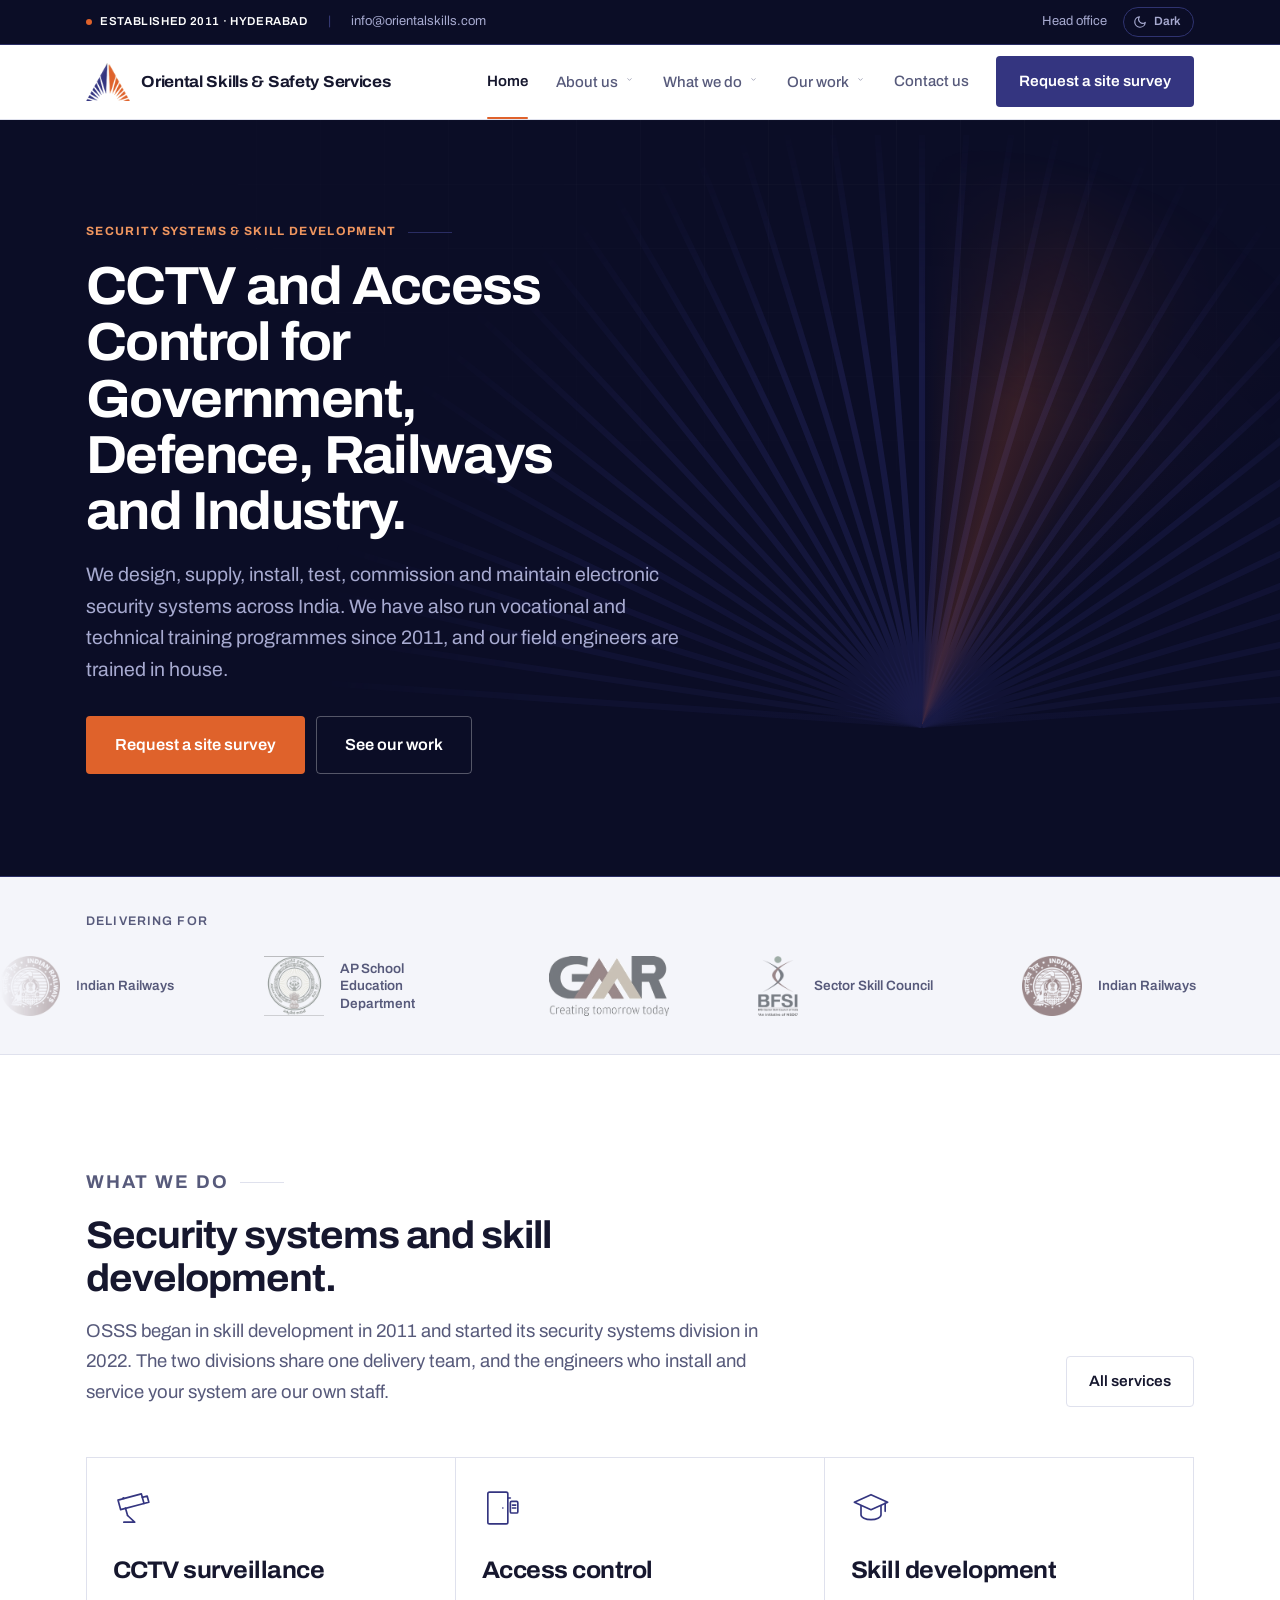
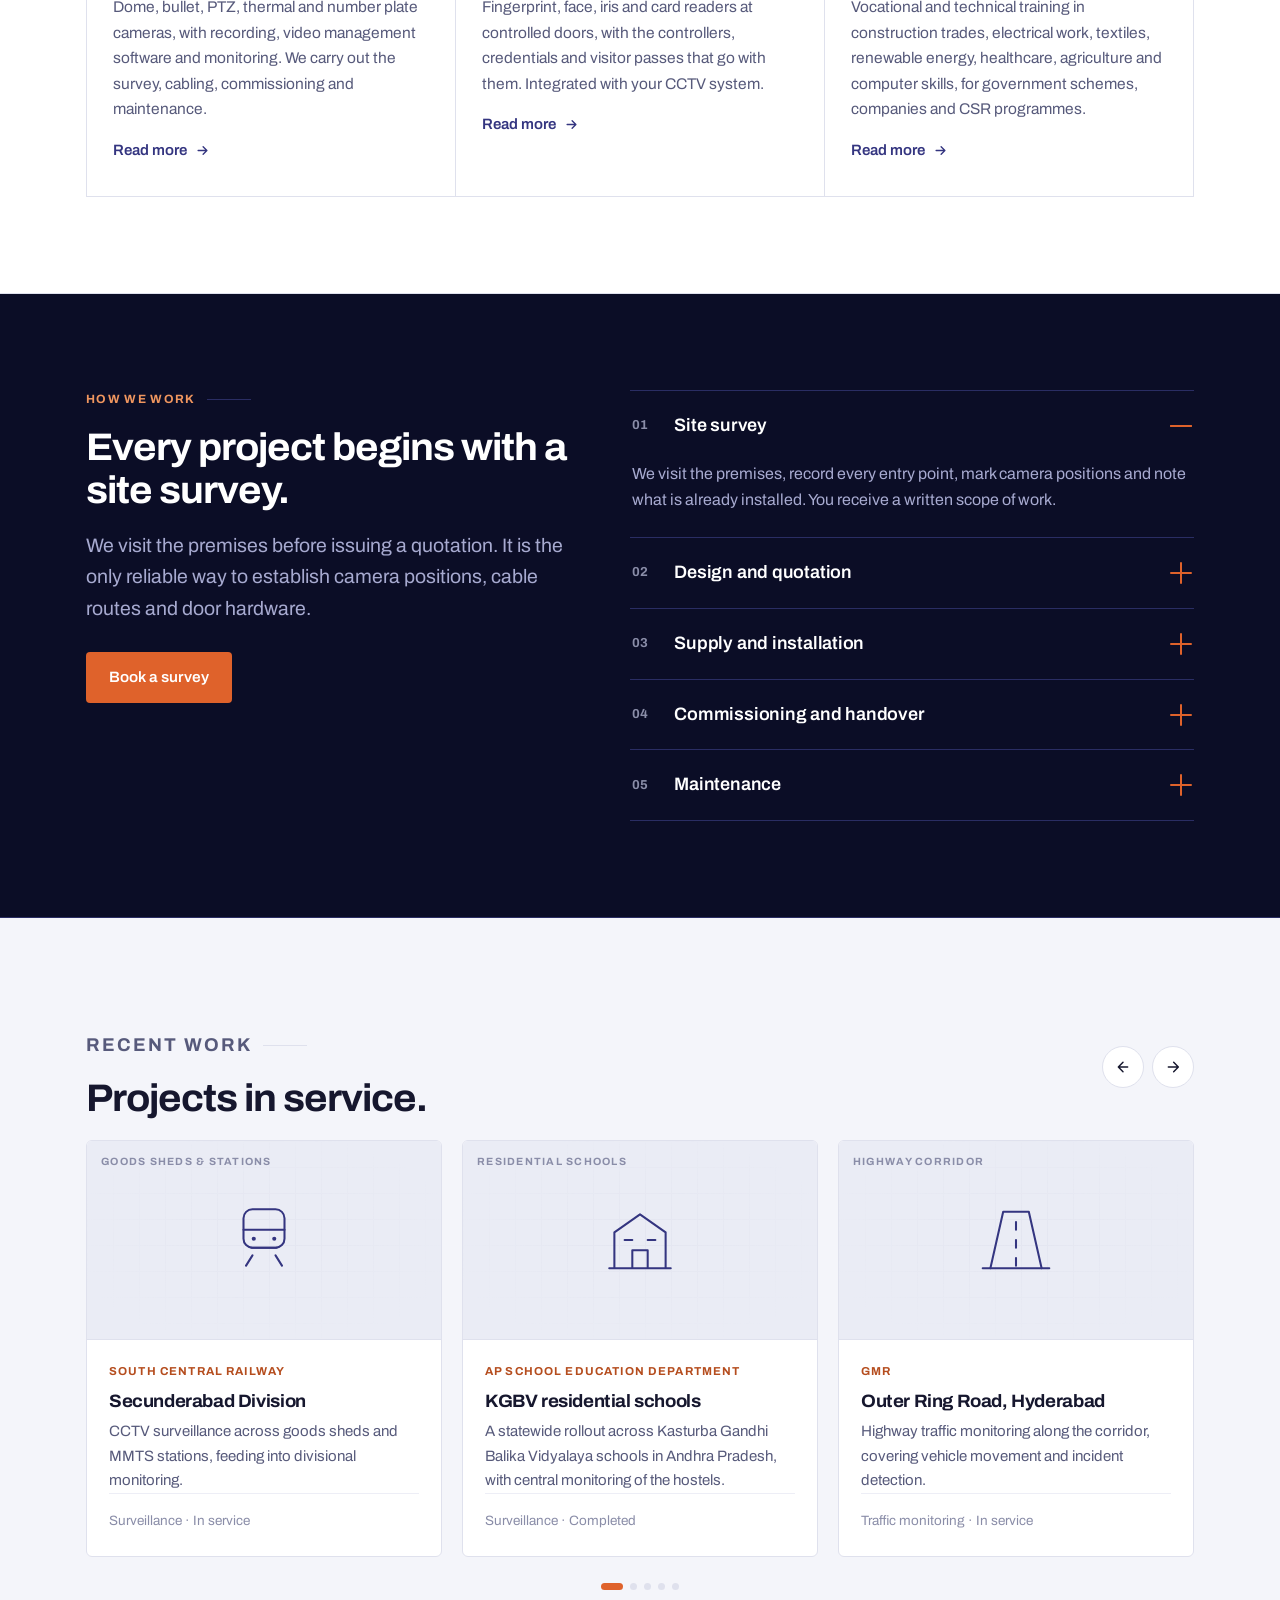
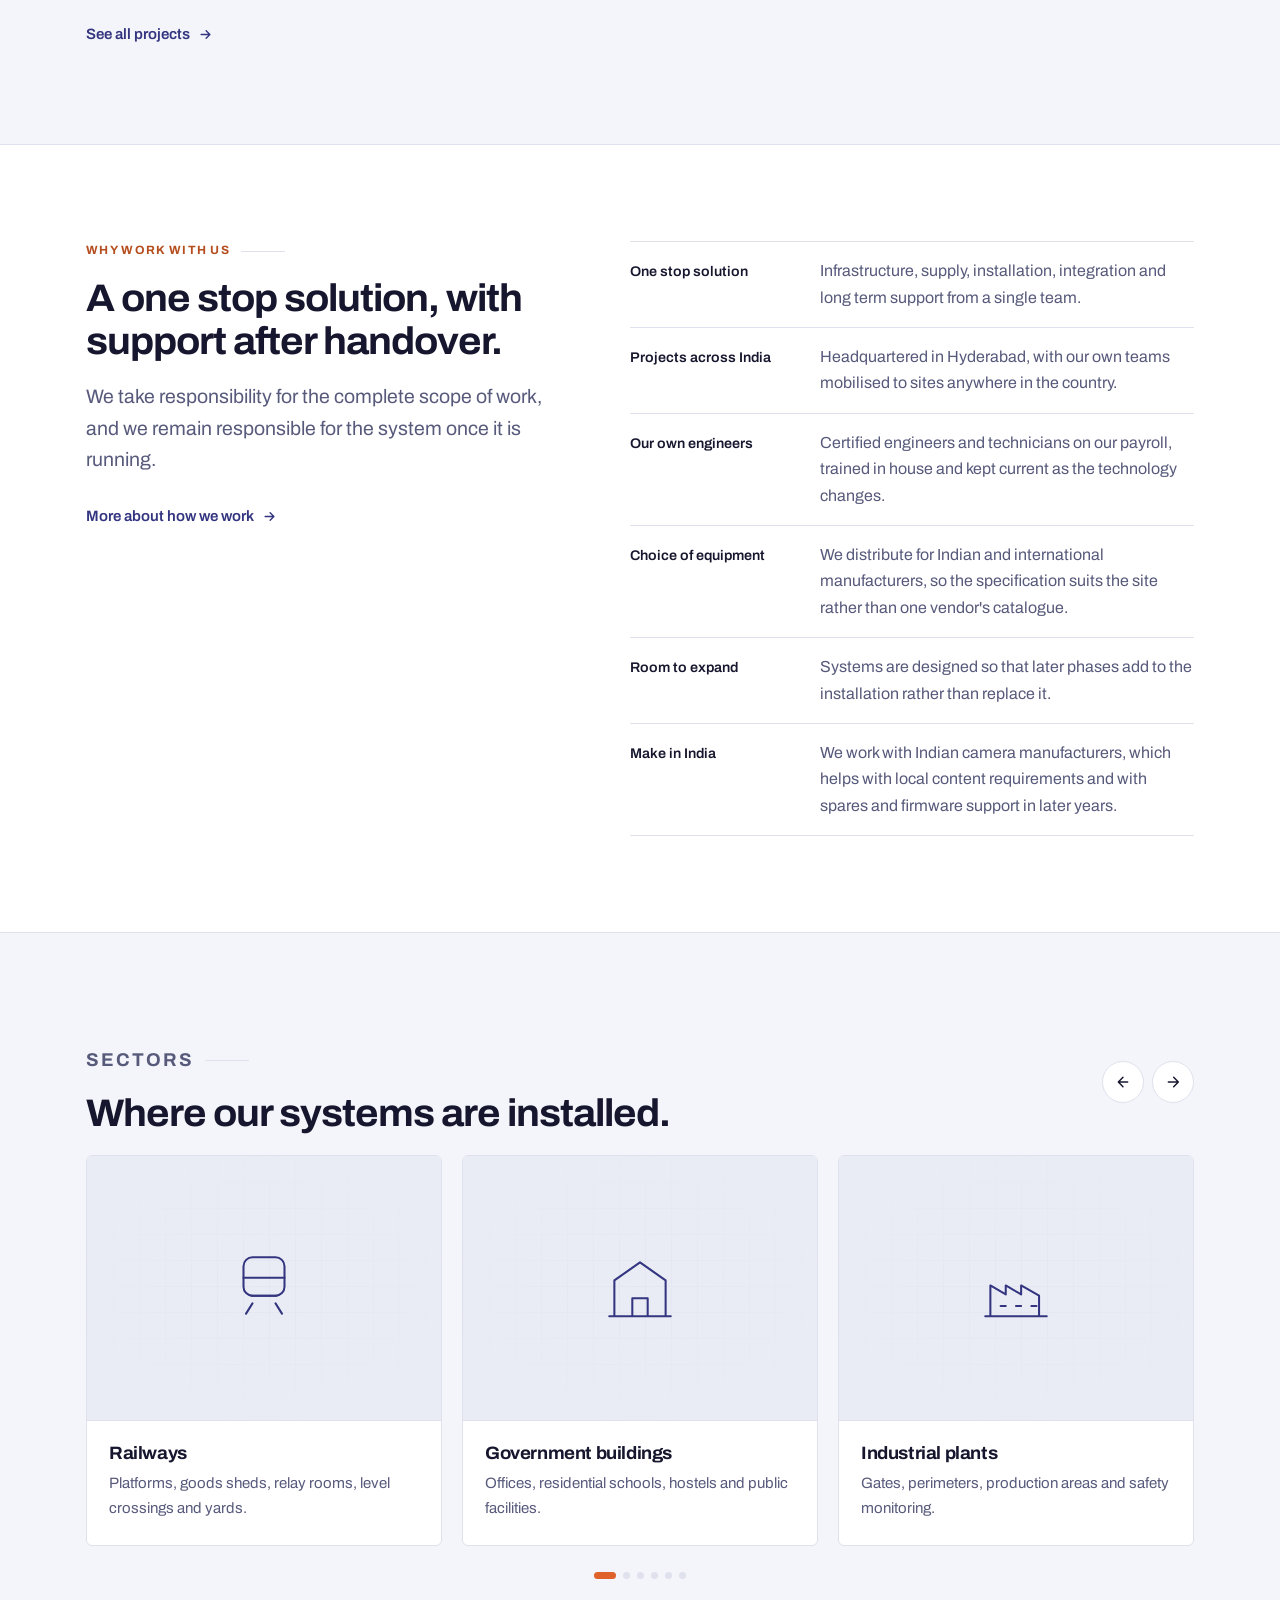
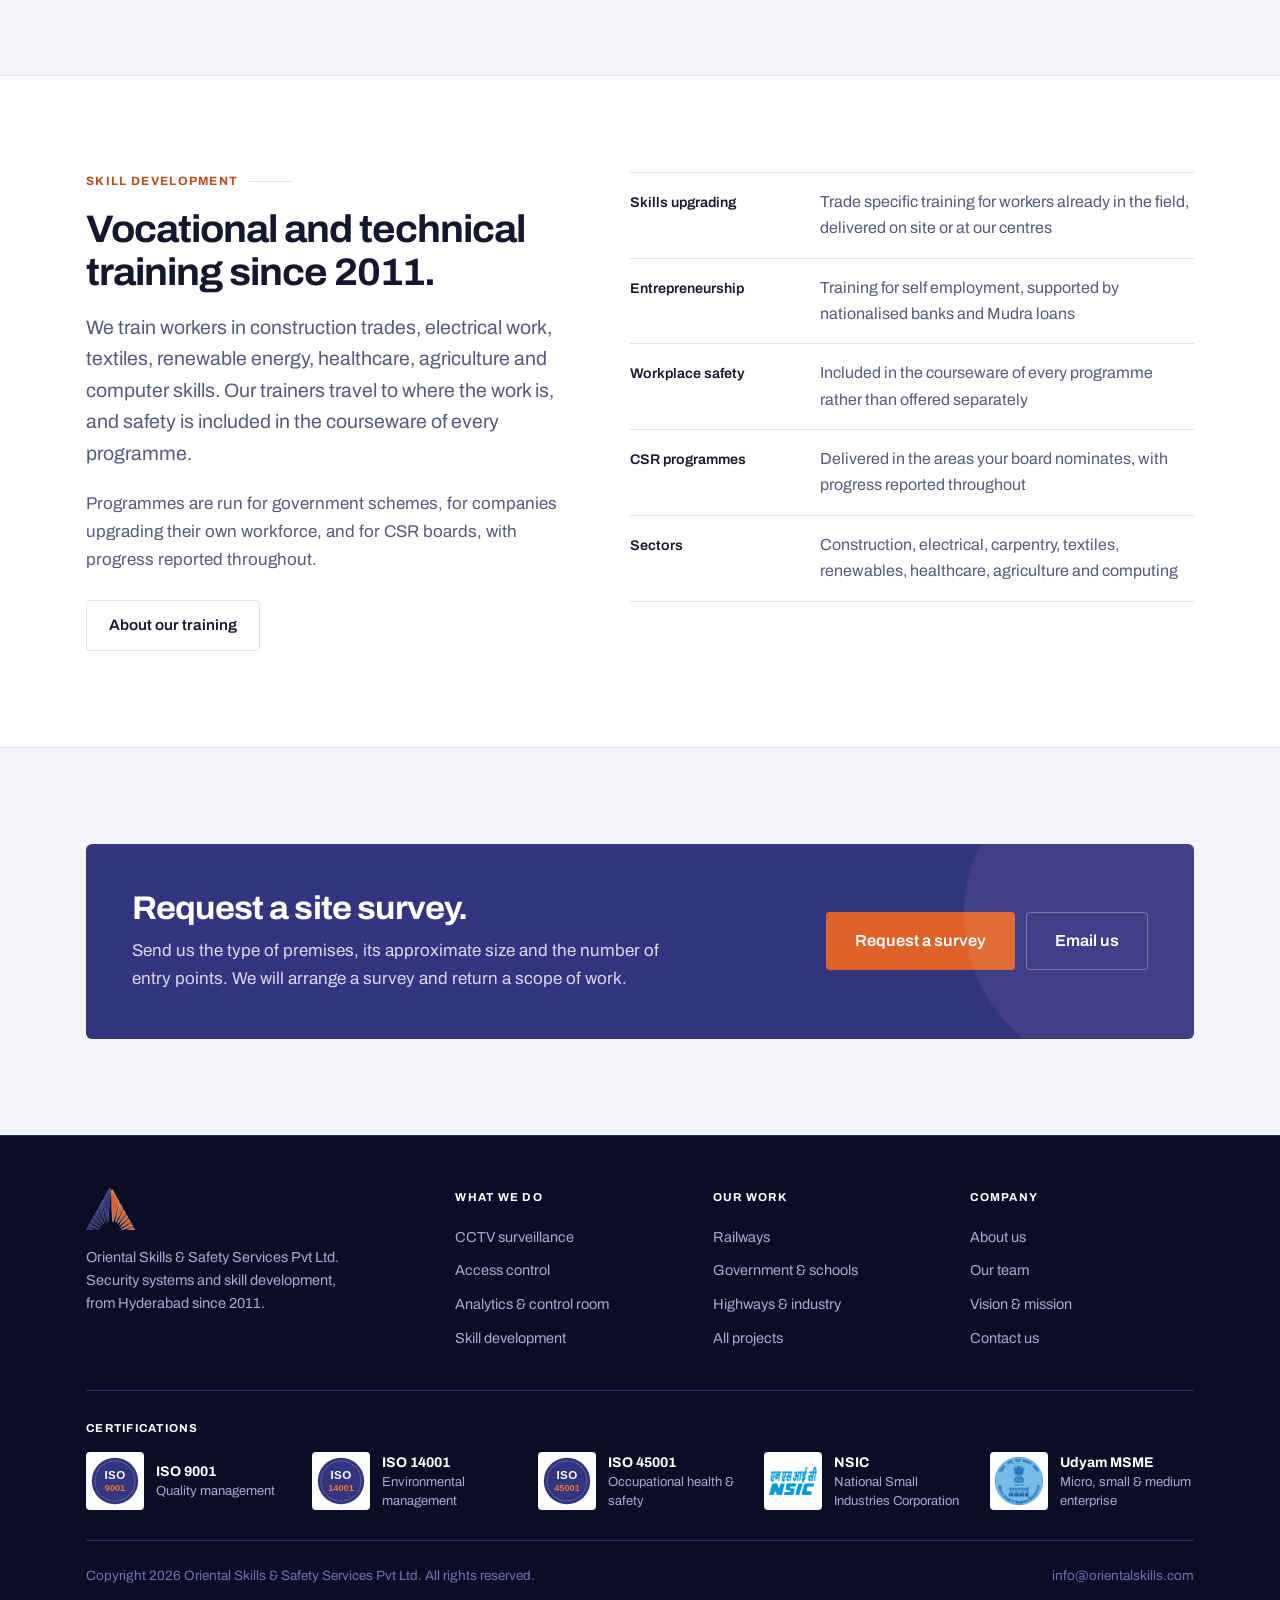
<file: index.html>
<!DOCTYPE html>
<!--
  GENERATED FILE - DO NOT EDIT.
  Every edit here is overwritten the next time the site is built,
  including by the GitHub Pages workflow, so a change made here
  disappears from the live site without any error.

  Edit _bodies/index.html for this page's content,
  or _parts/header.html and _parts/footer.html for the menu and
  footer, then run: python build.py
-->
<html lang="en" data-theme="light">
<head>
<meta charset="utf-8">
<meta name="viewport" content="width=device-width, initial-scale=1">
<title>OSSS — CCTV, Access Control and Skill Development | Hyderabad</title>
<meta name="description" content="Oriental Skills &amp; Safety Services Pvt Ltd supplies, installs and maintains CCTV and access control systems for Indian Railways, state governments and industry, and has run technical training programmes since 2011.">
<meta name="keywords" content="CCTV Hyderabad, access control systems India, ANPR, video analytics, biometric access control, railway CCTV, skill development training, Oriental Skills and Safety Services, OSSS">
<meta name="robots" content="index, follow">
<meta name="theme-color" content="#0B0D26">
<meta property="og:title" content="Oriental Skills &amp; Safety Services Pvt Ltd (OSSS)">
<meta property="og:description" content="Oriental Skills &amp; Safety Services Pvt Ltd supplies, installs and maintains CCTV and access control systems for Indian Railways, state governments and industry, and has run technical training programmes since 2011.">
<meta property="og:type" content="website">
<meta property="og:url" content="https://www.orientalskills.com/">
<meta property="og:image" content="https://www.orientalskills.com/assets/osss-lockup.png">
<link rel="canonical" href="https://www.orientalskills.com/">
<link rel="icon" href="assets/osss-mark.png">
<link rel="apple-touch-icon" href="assets/osss-mark.png">
<script>
  document.documentElement.className += ' js';
  try {
    var t = localStorage.getItem('osss-theme');
    if (!t) t = window.matchMedia('(prefers-color-scheme: dark)').matches ? 'dark' : 'light';
    document.documentElement.setAttribute('data-theme', t);
  } catch (e) {}
</script>
<link rel="preconnect" href="https://fonts.googleapis.com">
<link rel="preconnect" href="https://fonts.gstatic.com" crossorigin>
<link href="https://fonts.googleapis.com/css2?family=Archivo:wdth,wght@62..125,400..800&display=swap" rel="stylesheet">
<link rel="stylesheet" href="assets/css/site.css">
</head>
<body>
<a class="skip" href="#main">Skip to content</a>
<div class="prog"></div>

<!-- ══════════ UTILITY BAR ══════════ -->
<div class="util">
  <div class="util-in">
    <span class="est"><i></i>Established 2011 · Hyderabad</span>
    <span class="sep hide-sm">|</span>
    <a class="hide-sm" href="mailto:info@orientalskills.com">info@orientalskills.com</a>
    <span class="right">
      <a class="hide-sm" href="contact.html">Head office</a>
      <button class="tt" type="button" aria-label="Switch to dark theme">
        <svg class="i-moon" viewBox="0 0 24 24" fill="none" stroke="currentColor" stroke-width="2" stroke-linecap="round" stroke-linejoin="round" aria-hidden="true"><path d="M21 12.8A9 9 0 1 1 11.2 3a7 7 0 0 0 9.8 9.8z"/></svg>
        <svg class="i-sun" viewBox="0 0 24 24" fill="none" stroke="currentColor" stroke-width="2" stroke-linecap="round" stroke-linejoin="round" aria-hidden="true"><circle cx="12" cy="12" r="4.2"/><path d="M12 2v2M12 20v2M4.9 4.9l1.4 1.4M17.7 17.7l1.4 1.4M2 12h2M20 12h2M4.9 19.1l1.4-1.4M17.7 6.3l1.4-1.4"/></svg>
        <span class="lbl-d">Dark</span><span class="lbl-l">Light</span>
      </button>
    </span>
  </div>
</div>

<!-- ══════════ HEADER ══════════ -->
<header class="top">
  <div class="top-in">
    <a class="logo" href="index.html">
      <img src="assets/osss-mark.png" alt="OSSS">
      <span class="nm">Oriental Skills &amp; Safety Services</span>
    </a>

    <button class="burger" id="burger" aria-expanded="false" aria-controls="nav">
      <span class="bars"><i></i></span> Menu
    </button>

    <nav class="nav" id="nav" aria-label="Main">
      <div class="item"><a class="nl" href="index.html">Home</a></div>

      <div class="item">
        <button class="nl" type="button" data-panel="p-about" data-owns="about.html" aria-expanded="false" aria-controls="p-about">
          About us
          <svg class="car" viewBox="0 0 24 24" fill="none" stroke="currentColor" stroke-width="2.4" stroke-linecap="round" stroke-linejoin="round" aria-hidden="true"><path d="m6 9 6 6 6-6"/></svg>
        </button>
        <div class="panel" id="p-about">
          <div class="panel-g">
            <a class="pi" href="about.html">
              <span class="pic"><svg viewBox="0 0 24 24" fill="none" stroke="currentColor" stroke-width="1.9" stroke-linecap="round" stroke-linejoin="round"><path d="M3 21h18M5 21V7l7-4 7 4v14M9 21v-5h6v5"/></svg></span>
              <span><b>Company profile</b><span>Who we are and what we have been doing since 2011.</span></span>
            </a>
            <a class="pi" href="about.html#leadership">
              <span class="pic"><svg viewBox="0 0 24 24" fill="none" stroke="currentColor" stroke-width="1.9" stroke-linecap="round" stroke-linejoin="round"><circle cx="9" cy="8" r="3.2"/><path d="M2.6 20a6.6 6.6 0 0 1 12.8 0M17 11.2a3 3 0 0 0 0-5.9M18.4 20a5.6 5.6 0 0 0-2.2-4.3"/></svg></span>
              <span><b>Our team</b><span>Directors and senior management.</span></span>
            </a>
            <a class="pi" href="about.html#values">
              <span class="pic"><svg viewBox="0 0 24 24" fill="none" stroke="currentColor" stroke-width="1.9" stroke-linecap="round" stroke-linejoin="round"><path d="M12 3l7.5 3.4v5.2c0 4.4-3.1 8.4-7.5 9.4-4.4-1-7.5-5-7.5-9.4V6.4z"/><path d="m9 12 2.2 2.2L15.4 10"/></svg></span>
              <span><b>Vision &amp; mission</b><span>What we are working towards.</span></span>
            </a>
            <a class="pi" href="about.html#why">
              <span class="pic"><svg viewBox="0 0 24 24" fill="none" stroke="currentColor" stroke-width="1.9" stroke-linecap="round" stroke-linejoin="round"><path d="M4 20V9M10 20V4M16 20v-7M22 20H2"/></svg></span>
              <span><b>Why work with us</b><span>How we run a job from survey to service.</span></span>
            </a>
          </div>
          <div class="panel-foot">
            <p>Headquartered in Hyderabad, taking up projects across India.</p>
            <a class="tlink" href="about.html">About the company <svg viewBox="0 0 24 24" fill="none" stroke="currentColor" stroke-width="2.2" stroke-linecap="round" stroke-linejoin="round"><path d="M5 12h13M13 6l6 6-6 6"/></svg></a>
          </div>
        </div>
      </div>

      <div class="item">
        <button class="nl" type="button" data-panel="p-serv" data-owns="security.html training.html" aria-expanded="false" aria-controls="p-serv">
          What we do
          <svg class="car" viewBox="0 0 24 24" fill="none" stroke="currentColor" stroke-width="2.4" stroke-linecap="round" stroke-linejoin="round" aria-hidden="true"><path d="m6 9 6 6 6-6"/></svg>
        </button>
        <div class="panel" id="p-serv">
          <div class="panel-g">
            <a class="pi" href="security.html#cctv">
              <span class="pic"><svg viewBox="0 0 24 24" fill="none" stroke="currentColor" stroke-width="1.9" stroke-linecap="round" stroke-linejoin="round"><path d="M3 7.6 17 4l1.6 5.8L4.6 13.4z"/><path d="M18.6 9.3 22 8.4 21 4.8l-3.4.9"/><path d="M7.5 12.6 8.8 17M6.4 21h6.5l-4.1-4"/></svg></span>
              <span><b>CCTV surveillance</b><span>Cameras, recording, video management and monitoring.</span></span>
            </a>
            <a class="pi" href="security.html#access">
              <span class="pic"><svg viewBox="0 0 24 24" fill="none" stroke="currentColor" stroke-width="1.9" stroke-linecap="round" stroke-linejoin="round"><rect x="3.5" y="2.6" width="12" height="18.8" rx="1.4"/><path d="M12.4 12h.02"/><rect x="17.4" y="8" width="4.4" height="7" rx="1"/><path d="M18.6 10.4h2M18.6 12.4h2"/></svg></span>
              <span><b>Access control</b><span>Biometrics, face, iris and cards at the door.</span></span>
            </a>
            <a class="pi" href="security.html#intelligence">
              <span class="pic"><svg viewBox="0 0 24 24" fill="none" stroke="currentColor" stroke-width="1.9" stroke-linecap="round" stroke-linejoin="round"><circle cx="12" cy="12" r="3"/><path d="M12 2v3M12 19v3M2 12h3M19 12h3M4.9 4.9l2.1 2.1M17 17l2.1 2.1M4.9 19.1 7 17M17 7l2.1-2.1"/></svg></span>
              <span><b>Analytics &amp; control room</b><span>ANPR, alerts and one view of cameras and doors.</span></span>
            </a>
            <a class="pi" href="training.html">
              <span class="pic"><svg viewBox="0 0 24 24" fill="none" stroke="currentColor" stroke-width="1.9" stroke-linecap="round" stroke-linejoin="round"><path d="M12 3.4 2.6 8 12 12.6 21.4 8z"/><path d="M6.2 10.2v5c0 1.7 2.6 3 5.8 3s5.8-1.3 5.8-3v-5"/><path d="M20 9v5"/></svg></span>
              <span><b>Skill development</b><span>Vocational and technical training since 2011.</span></span>
            </a>
          </div>
          <div class="panel-foot">
            <p>Supply, installation, commissioning and maintenance as a one stop solution.</p>
            <a class="tlink" href="security.html">Security systems <svg viewBox="0 0 24 24" fill="none" stroke="currentColor" stroke-width="2.2" stroke-linecap="round" stroke-linejoin="round"><path d="M5 12h13M13 6l6 6-6 6"/></svg></a>
          </div>
        </div>
      </div>

      <div class="item">
        <button class="nl" type="button" data-panel="p-work" data-owns="projects.html" aria-expanded="false" aria-controls="p-work">
          Our work
          <svg class="car" viewBox="0 0 24 24" fill="none" stroke="currentColor" stroke-width="2.4" stroke-linecap="round" stroke-linejoin="round" aria-hidden="true"><path d="m6 9 6 6 6-6"/></svg>
        </button>
        <div class="panel right" id="p-work">
          <div class="panel-g">
            <a class="pi" href="projects.html#railways">
              <span class="pic"><svg viewBox="0 0 24 24" fill="none" stroke="currentColor" stroke-width="1.9" stroke-linecap="round" stroke-linejoin="round"><rect x="5" y="3" width="14" height="13" rx="3"/><path d="M5 10h14M8.5 19.6 6 22M15.5 19.6 18 22M8 16h8"/><circle cx="8.6" cy="13" r=".6" fill="currentColor"/><circle cx="15.4" cy="13" r=".6" fill="currentColor"/></svg></span>
              <span><b>Railways</b><span>Stations, goods sheds, relay rooms and level crossings.</span></span>
            </a>
            <a class="pi" href="projects.html#government">
              <span class="pic"><svg viewBox="0 0 24 24" fill="none" stroke="currentColor" stroke-width="1.9" stroke-linecap="round" stroke-linejoin="round"><path d="M3 20h18M4 20V9.5L12 4l8 5.5V20M9.5 20v-5h5v5"/></svg></span>
              <span><b>Government &amp; schools</b><span>Residential schools and hostels for state departments.</span></span>
            </a>
            <a class="pi" href="projects.html#industry">
              <span class="pic"><svg viewBox="0 0 24 24" fill="none" stroke="currentColor" stroke-width="1.9" stroke-linecap="round" stroke-linejoin="round"><path d="M3 20h18M4 20v-9l5 3V11l5 3V11l6 3.4V20"/></svg></span>
              <span><b>Highways &amp; industry</b><span>Traffic monitoring and plant security.</span></span>
            </a>
            <a class="pi" href="projects.html">
              <span class="pic"><svg viewBox="0 0 24 24" fill="none" stroke="currentColor" stroke-width="1.9" stroke-linecap="round" stroke-linejoin="round"><path d="M4 5h16v14H4z"/><path d="M4 9.5h16M9 9.5V19"/></svg></span>
              <span><b>All projects</b><span>The full list of work in hand and completed.</span></span>
            </a>
          </div>
        </div>
      </div>

      <div class="item"><a class="nl" href="contact.html">Contact us</a></div>
      <a class="btn btn-p cta" href="contact.html">Request a site survey</a>
    </nav>
  </div>
</header>

<main id="main">

<!-- ══════════ HERO ══════════ -->
<section class="phero home">
  <div class="grid-bg" aria-hidden="true"></div>
  <div class="fan" aria-hidden="true">
    <svg viewBox="0 0 200 200" preserveAspectRatio="xMidYMid meet">
      <g fill="none" stroke="#343580" stroke-width="1.05" opacity=".9"><g id="rays"></g></g>
    </svg>
  </div>
  <div class="sweep" aria-hidden="true"></div>
  <div class="wrap">
    <p class="eyebrow">Security systems &amp; skill development</p>
    <h1>CCTV and Access Control for Government, Defence, Railways and Industry.</h1>
    <p class="lede">We design, supply, install, test, commission and maintain electronic security systems across India. We have also run vocational and technical training programmes since 2011, and our field engineers are trained in house.</p>
    <div class="acts">
      <a class="btn btn-a btn-lg" href="contact.html">Request a site survey</a>
      <a class="btn btn-g btn-lg" href="projects.html">See our work</a>
    </div>
  </div>
</section>

<!-- ══════════ CLIENTS ══════════ -->
<div class="clients">
  <div class="wrap"><p class="hd">Delivering for</p></div>
  <div class="rail">
    <div class="track">
      <div class="cl"><img src="assets/client-indian-railways.png" alt="Indian Railways"><span class="t">Indian Railways</span></div>
      <div class="cl"><img src="assets/client-ap-govt.png" alt="Government of Andhra Pradesh"><span class="t">AP School Education Department</span></div>
      <div class="cl"><img src="assets/client-gmr.png" alt="GMR Group"></div>
      <div class="cl"><img src="assets/client-bfsi.png" alt="BFSI Sector Skill Council of India"><span class="t">Sector Skill Council</span></div>
    </div>
  </div>
</div>

<!-- ══════════ WHAT WE DO ══════════ -->
<section class="band">
  <div class="wrap">
    <div class="sh-row up">
      <div class="sh">
        <p class="eyebrow">What we do</p>
        <h2>Security systems and skill development.</h2>
        <p>OSSS began in skill development in 2011 and started its security systems division in 2022. The two divisions share one delivery team, and the engineers who install and service your system are our own staff.</p>
      </div>
      <a class="btn btn-o" href="security.html">All services</a>
    </div>

    <div class="cards c3 up">
      <a class="card" href="security.html#cctv">
        <svg class="ic" viewBox="0 0 48 48" fill="none" stroke="currentColor" stroke-width="2" stroke-linecap="round" stroke-linejoin="round" aria-hidden="true">
          <path d="M6 14.5 34 7l3.2 11.6L9.2 26z"/><path d="M37.2 18.6 43 17l-2-7.4-5.8 1.6"/>
          <path d="M15 24.2 17.5 33"/><path d="M13 41h13l-8.5-8"/><circle cx="12.5" cy="12.2" r="1.4" fill="currentColor" stroke="none"/>
        </svg>
        <h3>CCTV surveillance</h3>
        <p>Dome, bullet, PTZ, thermal and number plate cameras, with recording, video management software and monitoring. We carry out the survey, cabling, commissioning and maintenance.</p>
        <span class="tlink">Read more <svg viewBox="0 0 24 24" fill="none" stroke="currentColor" stroke-width="2.2" stroke-linecap="round" stroke-linejoin="round"><path d="M5 12h13M13 6l6 6-6 6"/></svg></span>
      </a>
      <a class="card" href="security.html#access">
        <svg class="ic" viewBox="0 0 48 48" fill="none" stroke="currentColor" stroke-width="2" stroke-linecap="round" stroke-linejoin="round" aria-hidden="true">
          <rect x="7" y="5" width="24" height="38" rx="2"/><path d="M25 24h.02"/>
          <rect x="34" y="16" width="9" height="14" rx="1.6"/><path d="M36.5 20.5h4M36.5 24h4"/><path d="M31 12h3"/>
        </svg>
        <h3>Access control</h3>
        <p>Fingerprint, face, iris and card readers at controlled doors, with the controllers, credentials and visitor passes that go with them. Integrated with your CCTV system.</p>
        <span class="tlink">Read more <svg viewBox="0 0 24 24" fill="none" stroke="currentColor" stroke-width="2.2" stroke-linecap="round" stroke-linejoin="round"><path d="M5 12h13M13 6l6 6-6 6"/></svg></span>
      </a>
      <a class="card" href="training.html">
        <svg class="ic" viewBox="0 0 48 48" fill="none" stroke="currentColor" stroke-width="2" stroke-linecap="round" stroke-linejoin="round" aria-hidden="true">
          <path d="M24 8 4 17l20 9 20-9z"/><path d="M12 21.5V32c0 3.3 5.4 6 12 6s12-2.7 12-6V21.5"/><path d="M41 18v10"/>
        </svg>
        <h3>Skill development</h3>
        <p>Vocational and technical training in construction trades, electrical work, textiles, renewable energy, healthcare, agriculture and computer skills, for government schemes, companies and CSR programmes.</p>
        <span class="tlink">Read more <svg viewBox="0 0 24 24" fill="none" stroke="currentColor" stroke-width="2.2" stroke-linecap="round" stroke-linejoin="round"><path d="M5 12h13M13 6l6 6-6 6"/></svg></span>
      </a>
    </div>
  </div>
</section>

<!-- ══════════ HOW WE WORK ══════════ -->
<section class="band ink">
  <div class="wrap">
    <div class="split up">
      <div>
        <p class="eyebrow">How we work</p>
        <h2>Every project begins with a site survey.</h2>
        <p class="lede" style="margin-top:18px">We visit the premises before issuing a quotation. It is the only reliable way to establish camera positions, cable routes and door hardware.</p>
        <div style="margin-top:28px"><a class="btn btn-a" href="contact.html">Book a survey</a></div>
      </div>
      <div class="acc" data-single>
        <div class="ai">
          <button class="ah" type="button" aria-expanded="true"><span class="nm">01</span> Site survey<span class="pm"></span></button>
          <div class="ab"><div class="in"><p>We visit the premises, record every entry point, mark camera positions and note what is already installed. You receive a written scope of work.</p></div></div>
        </div>
        <div class="ai">
          <button class="ah" type="button" aria-expanded="false"><span class="nm">02</span> Design and quotation<span class="pm"></span></button>
          <div class="ab"><div class="in"><p>We select equipment to suit the site rather than a standard package, size the recording to your retention period, and issue one quotation with drawings.</p></div></div>
        </div>
        <div class="ai">
          <button class="ah" type="button" aria-expanded="false"><span class="nm">03</span> Supply and installation<span class="pm"></span></button>
          <div class="ab"><div class="in"><p>Cabling, power, mounting, network and hardware, carried out by our own engineers. Where a site cannot be shut down, we plan the work around your operating hours.</p></div></div>
        </div>
        <div class="ai">
          <button class="ah" type="button" aria-expanded="false"><span class="nm">04</span> Commissioning and handover<span class="pm"></span></button>
          <div class="ab"><div class="in"><p>Cameras focused, analytics configured against your own camera views, users and permissions set up, and your operators trained on the system before handover.</p></div></div>
        </div>
        <div class="ai">
          <button class="ah" type="button" aria-expanded="false"><span class="nm">05</span> Maintenance<span class="pm"></span></button>
          <div class="ab"><div class="in"><p>Annual maintenance contracts with scheduled service visits and call-out response. We also take over the maintenance of systems installed by others.</p></div></div>
        </div>
      </div>
    </div>
  </div>
</section>

<!-- ══════════ RECENT WORK CAROUSEL ══════════ -->
<section class="band alt">
  <div class="wrap">
    <div class="car-head up">
      <div class="sh" style="margin-bottom:0">
        <p class="eyebrow">Recent work</p>
        <h2>Projects in service.</h2>
      </div>
      <div class="sp">
        <button class="cbtn" type="button" data-car="prev" aria-label="Previous"><svg viewBox="0 0 24 24" fill="none" stroke="currentColor" stroke-width="2.2" stroke-linecap="round" stroke-linejoin="round"><path d="M19 12H6M12 5l-7 7 7 7"/></svg></button>
        <button class="cbtn" type="button" data-car="next" aria-label="Next"><svg viewBox="0 0 24 24" fill="none" stroke="currentColor" stroke-width="2.2" stroke-linecap="round" stroke-linejoin="round"><path d="M5 12h13M13 5l7 7-7 7"/></svg></button>
      </div>
    </div>

    <div data-carousel>
      <div class="car c-3">
        <article class="slide">
          <div class="plate">
            <span class="lbl">Goods sheds &amp; stations</span>
            <svg viewBox="0 0 64 64" fill="none" stroke="currentColor" stroke-width="1.6" stroke-linecap="round" stroke-linejoin="round" aria-hidden="true"><rect x="16" y="8" width="32" height="30" rx="7"/><path d="M16 24h32M22 38h20M23 44l-5 8M41 44l5 8"/><circle cx="24" cy="31" r="1.6" fill="currentColor" stroke="none"/><circle cx="40" cy="31" r="1.6" fill="currentColor" stroke="none"/></svg>
          </div>
          <div class="bd">
            <p class="kx">South Central Railway</p>
            <h4>Secunderabad Division</h4>
            <p>CCTV surveillance across goods sheds and MMTS stations, feeding into divisional monitoring.</p>
            <p class="mt">Surveillance · In service</p>
          </div>
        </article>
        <article class="slide">
          <div class="plate">
            <span class="lbl">Residential schools</span>
            <svg viewBox="0 0 64 64" fill="none" stroke="currentColor" stroke-width="1.6" stroke-linecap="round" stroke-linejoin="round" aria-hidden="true"><path d="M8 54h48M12 54V26L32 12l20 14v28M26 54V40h12v14"/><path d="M20 32h6M38 32h6"/></svg>
          </div>
          <div class="bd">
            <p class="kx">AP School Education Department</p>
            <h4>KGBV residential schools</h4>
            <p>A statewide rollout across Kasturba Gandhi Balika Vidyalaya schools in Andhra Pradesh, with central monitoring of the hostels.</p>
            <p class="mt">Surveillance · Completed</p>
          </div>
        </article>
        <article class="slide">
          <div class="plate">
            <span class="lbl">Highway corridor</span>
            <svg viewBox="0 0 64 64" fill="none" stroke="currentColor" stroke-width="1.6" stroke-linecap="round" stroke-linejoin="round" aria-hidden="true"><path d="M12 54 22 10h20l10 44"/><path d="M32 18v6M32 32v6M32 46v6"/><path d="M6 54h52"/></svg>
          </div>
          <div class="bd">
            <p class="kx">GMR</p>
            <h4>Outer Ring Road, Hyderabad</h4>
            <p>Highway traffic monitoring along the corridor, covering vehicle movement and incident detection.</p>
            <p class="mt">Traffic monitoring · In service</p>
          </div>
        </article>
        <article class="slide">
          <div class="plate">
            <span class="lbl">Relay rooms</span>
            <svg viewBox="0 0 64 64" fill="none" stroke="currentColor" stroke-width="1.6" stroke-linecap="round" stroke-linejoin="round" aria-hidden="true"><rect x="12" y="8" width="40" height="48" rx="3"/><path d="M20 20h24M20 30h24M20 40h14"/><circle cx="44" cy="44" r="4"/></svg>
          </div>
          <div class="bd">
            <p class="kx">South Central Railway</p>
            <h4>Hyderabad Division</h4>
            <p>Cameras at MMTS stations and in signalling relay rooms, where unauthorised entry has to be recorded.</p>
            <p class="mt">Surveillance · In service</p>
          </div>
        </article>
        <article class="slide">
          <div class="plate">
            <span class="lbl">Level crossings</span>
            <svg viewBox="0 0 64 64" fill="none" stroke="currentColor" stroke-width="1.6" stroke-linecap="round" stroke-linejoin="round" aria-hidden="true"><path d="M14 12v40M14 22h36a4 4 0 0 1 0 8H14"/><path d="M6 56h52M22 26h4M32 26h4M42 26h4"/></svg>
          </div>
          <div class="bd">
            <p class="kx">South Eastern Railway</p>
            <h4>Ranchi Division</h4>
            <p>CCTV on level crossing gates, allowing gate operation to be reviewed after an incident.</p>
            <p class="mt">Surveillance · In service</p>
          </div>
        </article>
      </div>
      <div class="dots"></div>
    </div>

    <div style="margin-top:30px"><a class="tlink" href="projects.html">See all projects <svg viewBox="0 0 24 24" fill="none" stroke="currentColor" stroke-width="2.2" stroke-linecap="round" stroke-linejoin="round"><path d="M5 12h13M13 6l6 6-6 6"/></svg></a></div>
  </div>
</section>

<!-- ══════════ WHY US ══════════ -->
<section class="band">
  <div class="wrap">
    <div class="split up">
      <div>
        <p class="eyebrow">Why work with us</p>
        <h2>A one stop solution, with support after handover.</h2>
        <p class="lede" style="margin-top:18px">We take responsibility for the complete scope of work, and we remain responsible for the system once it is running.</p>
        <div style="margin-top:26px"><a class="tlink" href="about.html#why">More about how we work <svg viewBox="0 0 24 24" fill="none" stroke="currentColor" stroke-width="2.2" stroke-linecap="round" stroke-linejoin="round"><path d="M5 12h13M13 6l6 6-6 6"/></svg></a></div>
      </div>
      <div class="rows">
        <div class="r"><span class="k">One stop solution</span><span class="v">Infrastructure, supply, installation, integration and long term support from a single team.</span></div>
        <div class="r"><span class="k">Projects across India</span><span class="v">Headquartered in Hyderabad, with our own teams mobilised to sites anywhere in the country.</span></div>
        <div class="r"><span class="k">Our own engineers</span><span class="v">Certified engineers and technicians on our payroll, trained in house and kept current as the technology changes.</span></div>
        <div class="r"><span class="k">Choice of equipment</span><span class="v">We distribute for Indian and international manufacturers, so the specification suits the site rather than one vendor's catalogue.</span></div>
        <div class="r"><span class="k">Room to expand</span><span class="v">Systems are designed so that later phases add to the installation rather than replace it.</span></div>
        <div class="r"><span class="k">Make in India</span><span class="v">We work with Indian camera manufacturers, which helps with local content requirements and with spares and firmware support in later years.</span></div>
      </div>
    </div>
  </div>
</section>

<!-- ══════════ SECTORS CAROUSEL ══════════ -->
<section class="band alt">
  <div class="wrap">
    <div class="car-head up">
      <div class="sh" style="margin-bottom:0">
        <p class="eyebrow">Sectors</p>
        <h2>Where our systems are installed.</h2>
      </div>
      <div class="sp">
        <button class="cbtn" type="button" data-car="prev" aria-label="Previous"><svg viewBox="0 0 24 24" fill="none" stroke="currentColor" stroke-width="2.2" stroke-linecap="round" stroke-linejoin="round"><path d="M19 12H6M12 5l-7 7 7 7"/></svg></button>
        <button class="cbtn" type="button" data-car="next" aria-label="Next"><svg viewBox="0 0 24 24" fill="none" stroke="currentColor" stroke-width="2.2" stroke-linecap="round" stroke-linejoin="round"><path d="M5 12h13M13 5l7 7-7 7"/></svg></button>
      </div>
    </div>
    <div data-carousel>
      <div class="car c-3">
        <article class="slide">
          <div class="plate sq"><svg viewBox="0 0 64 64" fill="none" stroke="currentColor" stroke-width="1.6" stroke-linecap="round" stroke-linejoin="round"><rect x="16" y="8" width="32" height="30" rx="7"/><path d="M16 24h32M22 38h20M23 44l-5 8M41 44l5 8"/></svg></div>
          <div class="bd"><h4>Railways</h4><p>Platforms, goods sheds, relay rooms, level crossings and yards.</p></div>
        </article>
        <article class="slide">
          <div class="plate sq"><svg viewBox="0 0 64 64" fill="none" stroke="currentColor" stroke-width="1.6" stroke-linecap="round" stroke-linejoin="round"><path d="M8 54h48M12 54V26L32 12l20 14v28M26 54V40h12v14"/></svg></div>
          <div class="bd"><h4>Government buildings</h4><p>Offices, residential schools, hostels and public facilities.</p></div>
        </article>
        <article class="slide">
          <div class="plate sq"><svg viewBox="0 0 64 64" fill="none" stroke="currentColor" stroke-width="1.6" stroke-linecap="round" stroke-linejoin="round"><path d="M8 54h48M12 54V30l12 7v-7l12 7v-7l14 8v16"/><path d="M20 46h4M32 46h4M44 46h4"/></svg></div>
          <div class="bd"><h4>Industrial plants</h4><p>Gates, perimeters, production areas and safety monitoring.</p></div>
        </article>
        <article class="slide">
          <div class="plate sq"><svg viewBox="0 0 64 64" fill="none" stroke="currentColor" stroke-width="1.6" stroke-linecap="round" stroke-linejoin="round"><rect x="8" y="18" width="48" height="30" rx="3"/><path d="M20 18v-6h24v6M8 30h48M32 30v18"/></svg></div>
          <div class="bd"><h4>Warehousing &amp; logistics</h4><p>Loading bays, stock areas and vehicle movement records.</p></div>
        </article>
        <article class="slide">
          <div class="plate sq"><svg viewBox="0 0 64 64" fill="none" stroke="currentColor" stroke-width="1.6" stroke-linecap="round" stroke-linejoin="round"><path d="M12 54 22 10h20l10 44M32 18v6M32 32v6M32 46v6M6 54h52"/></svg></div>
          <div class="bd"><h4>Roads &amp; traffic</h4><p>Junctions, highway corridors, toll points and number plate reading.</p></div>
        </article>
        <article class="slide">
          <div class="plate sq"><svg viewBox="0 0 64 64" fill="none" stroke="currentColor" stroke-width="1.6" stroke-linecap="round" stroke-linejoin="round"><path d="M16 56V22l16-10 16 10v34M26 56V42h12v14M22 30h6M36 30h6"/></svg></div>
          <div class="bd"><h4>Offices &amp; campuses</h4><p>Reception, attendance, visitor passes and restricted zones.</p></div>
        </article>
      </div>
      <div class="dots"></div>
    </div>
  </div>
</section>

<!-- ══════════ TRAINING ══════════ -->
<section class="band">
  <div class="wrap">
    <div class="split up">
      <div>
        <p class="eyebrow">Skill development</p>
        <h2>Vocational and technical training since 2011.</h2>
        <p class="lede" style="margin-top:18px">We train workers in construction trades, electrical work, textiles, renewable energy, healthcare, agriculture and computer skills. Our trainers travel to where the work is, and safety is included in the courseware of every programme.</p>
        <p class="muted" style="margin-top:16px">Programmes are run for government schemes, for companies upgrading their own workforce, and for CSR boards, with progress reported throughout.</p>
        <div style="margin-top:26px"><a class="btn btn-o" href="training.html">About our training</a></div>
      </div>
      <div class="rows">
        <div class="r"><span class="k">Skills upgrading</span><span class="v">Trade specific training for workers already in the field, delivered on site or at our centres</span></div>
        <div class="r"><span class="k">Entrepreneurship</span><span class="v">Training for self employment, supported by nationalised banks and Mudra loans</span></div>
        <div class="r"><span class="k">Workplace safety</span><span class="v">Included in the courseware of every programme rather than offered separately</span></div>
        <div class="r"><span class="k">CSR programmes</span><span class="v">Delivered in the areas your board nominates, with progress reported throughout</span></div>
        <div class="r"><span class="k">Sectors</span><span class="v">Construction, electrical, carpentry, textiles, renewables, healthcare, agriculture and computing</span></div>
      </div>
    </div>
  </div>
</section>

<!-- ══════════ CTA ══════════ -->
<section class="band last alt">
  <div class="wrap">
    <div class="cta-strip up">
      <div>
        <h2>Request a site survey.</h2>
        <p>Send us the type of premises, its approximate size and the number of entry points. We will arrange a survey and return a scope of work.</p>
      </div>
      <div class="acts">
        <a class="btn btn-a btn-lg" href="contact.html">Request a survey</a>
        <a class="btn btn-g btn-lg" href="mailto:info@orientalskills.com">Email us</a>
      </div>
    </div>
  </div>
</section>

</main>

<!-- ══════════ FOOTER ══════════ -->
<footer>
  <div class="wrap">
    <div class="fgrid">
      <div>
        <img src="assets/osss-mark.png" alt="OSSS">
        <p style="margin:0;max-width:32ch;line-height:1.6">Oriental Skills &amp; Safety Services Pvt Ltd. Security systems and skill development, from Hyderabad since 2011.</p>
      </div>
      <div>
        <p class="ft">What we do</p>
        <a href="security.html#cctv">CCTV surveillance</a>
        <a href="security.html#access">Access control</a>
        <a href="security.html#intelligence">Analytics &amp; control room</a>
        <a href="training.html">Skill development</a>
      </div>
      <div>
        <p class="ft">Our work</p>
        <a href="projects.html#railways">Railways</a>
        <a href="projects.html#government">Government &amp; schools</a>
        <a href="projects.html#industry">Highways &amp; industry</a>
        <a href="projects.html">All projects</a>
      </div>
      <div>
        <p class="ft">Company</p>
        <a href="about.html">About us</a>
        <a href="about.html#leadership">Our team</a>
        <a href="about.html#values">Vision &amp; mission</a>
        <a href="contact.html">Contact us</a>
      </div>
    </div>
    <div class="fcert">
      <p class="ft">Certifications</p>
      <div class="certs">
        <div class="cert"><span class="lg"><img src="assets/cert-iso-9001.svg" alt="ISO 9001"></span><span><b>ISO 9001</b>Quality management</span></div>
        <div class="cert"><span class="lg"><img src="assets/cert-iso-14001.svg" alt="ISO 14001"></span><span><b>ISO 14001</b>Environmental management</span></div>
        <div class="cert"><span class="lg"><img src="assets/cert-iso-45001.svg" alt="ISO 45001"></span><span><b>ISO 45001</b>Occupational health &amp; safety</span></div>
        <div class="cert"><span class="lg"><img src="assets/cert-nsic.png" alt="NSIC"></span><span><b>NSIC</b>National Small Industries Corporation</span></div>
        <div class="cert"><span class="lg"><img src="assets/cert-msme.png" alt="MSME"></span><span><b>Udyam MSME</b>Micro, small &amp; medium enterprise</span></div>
      </div>
    </div>
    <div class="fbot">
      <span>Copyright <span class="this-year">2026</span> Oriental Skills &amp; Safety Services Pvt Ltd. All rights reserved.</span>
      <span class="r"><a href="mailto:info@orientalskills.com">info@orientalskills.com</a></span>
    </div>
  </div>
</footer>

<button class="totop" type="button" aria-label="Back to top">
  <svg viewBox="0 0 24 24" fill="none" stroke="currentColor" stroke-width="2.4" stroke-linecap="round" stroke-linejoin="round"><path d="M12 19V5M5 12l7-7 7 7"/></svg>
</button>

<script src="assets/js/site.js"></script>
</body>
</html>
</file>
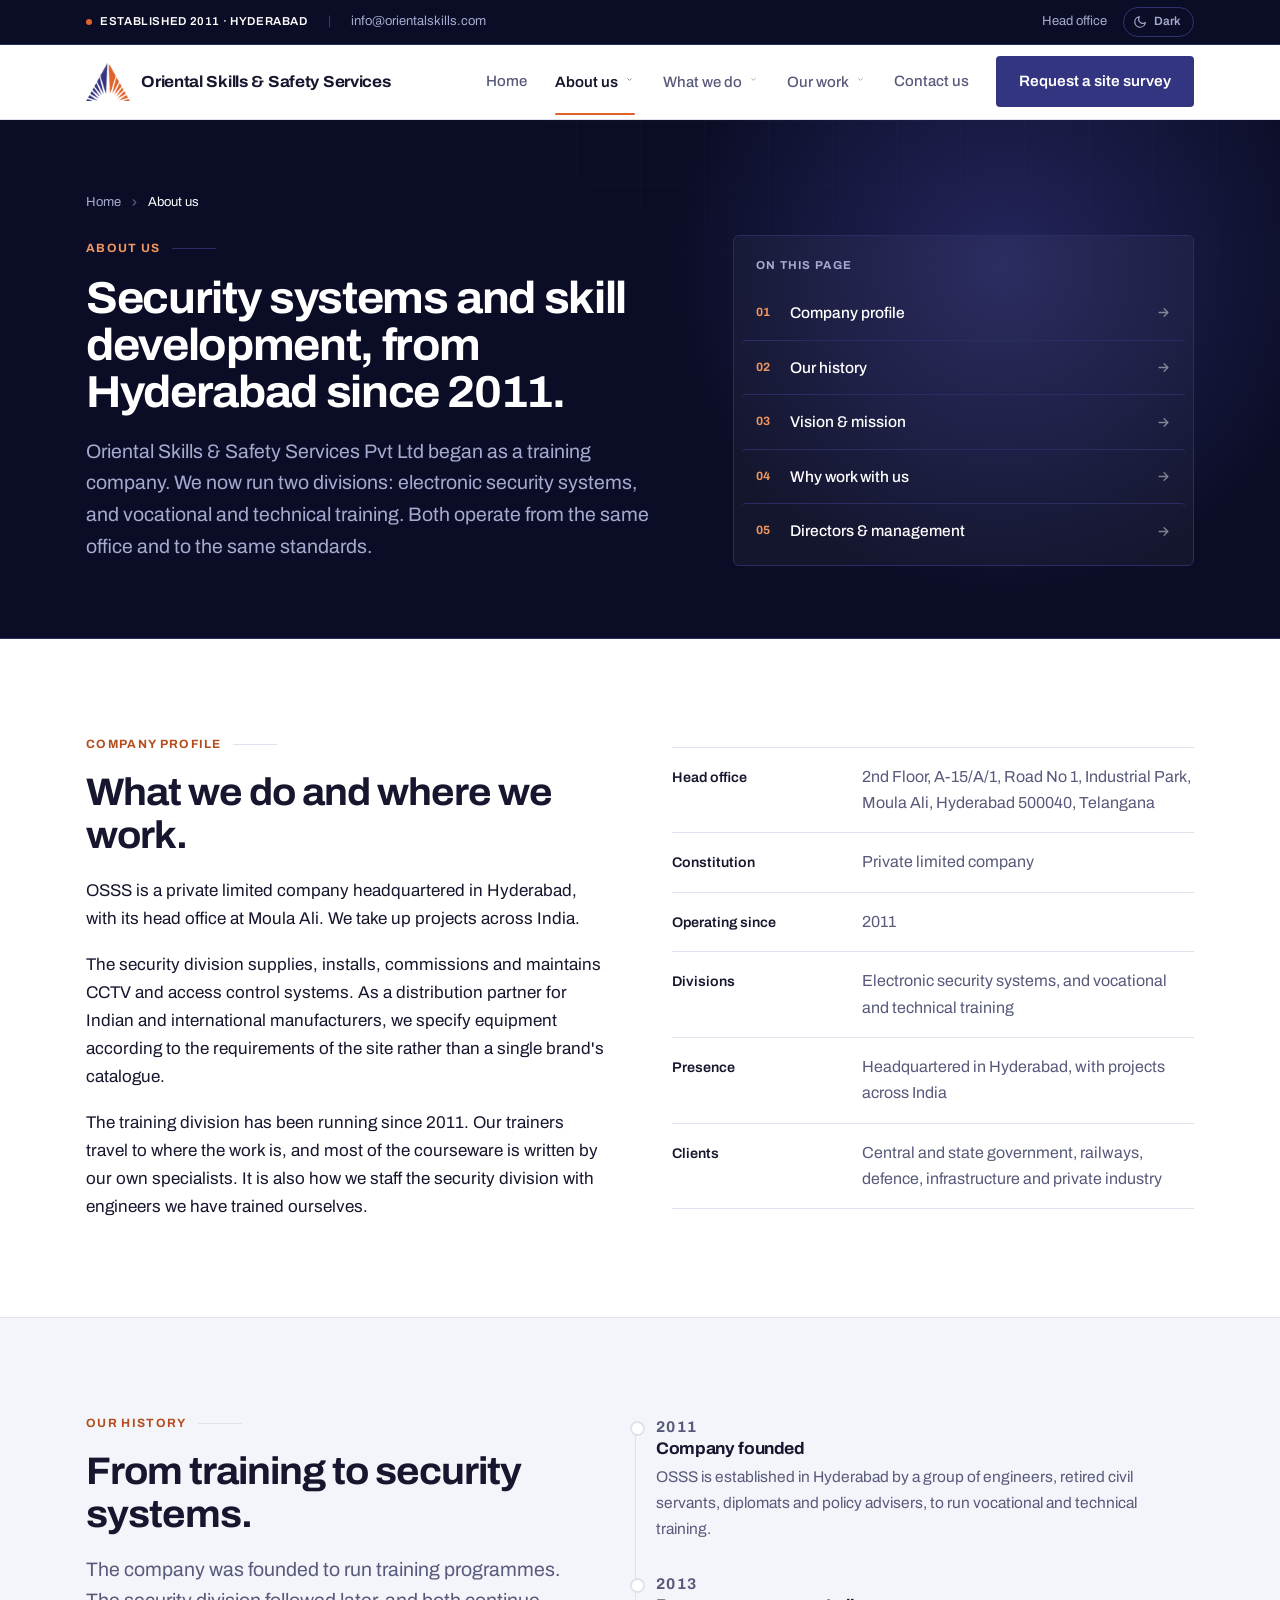
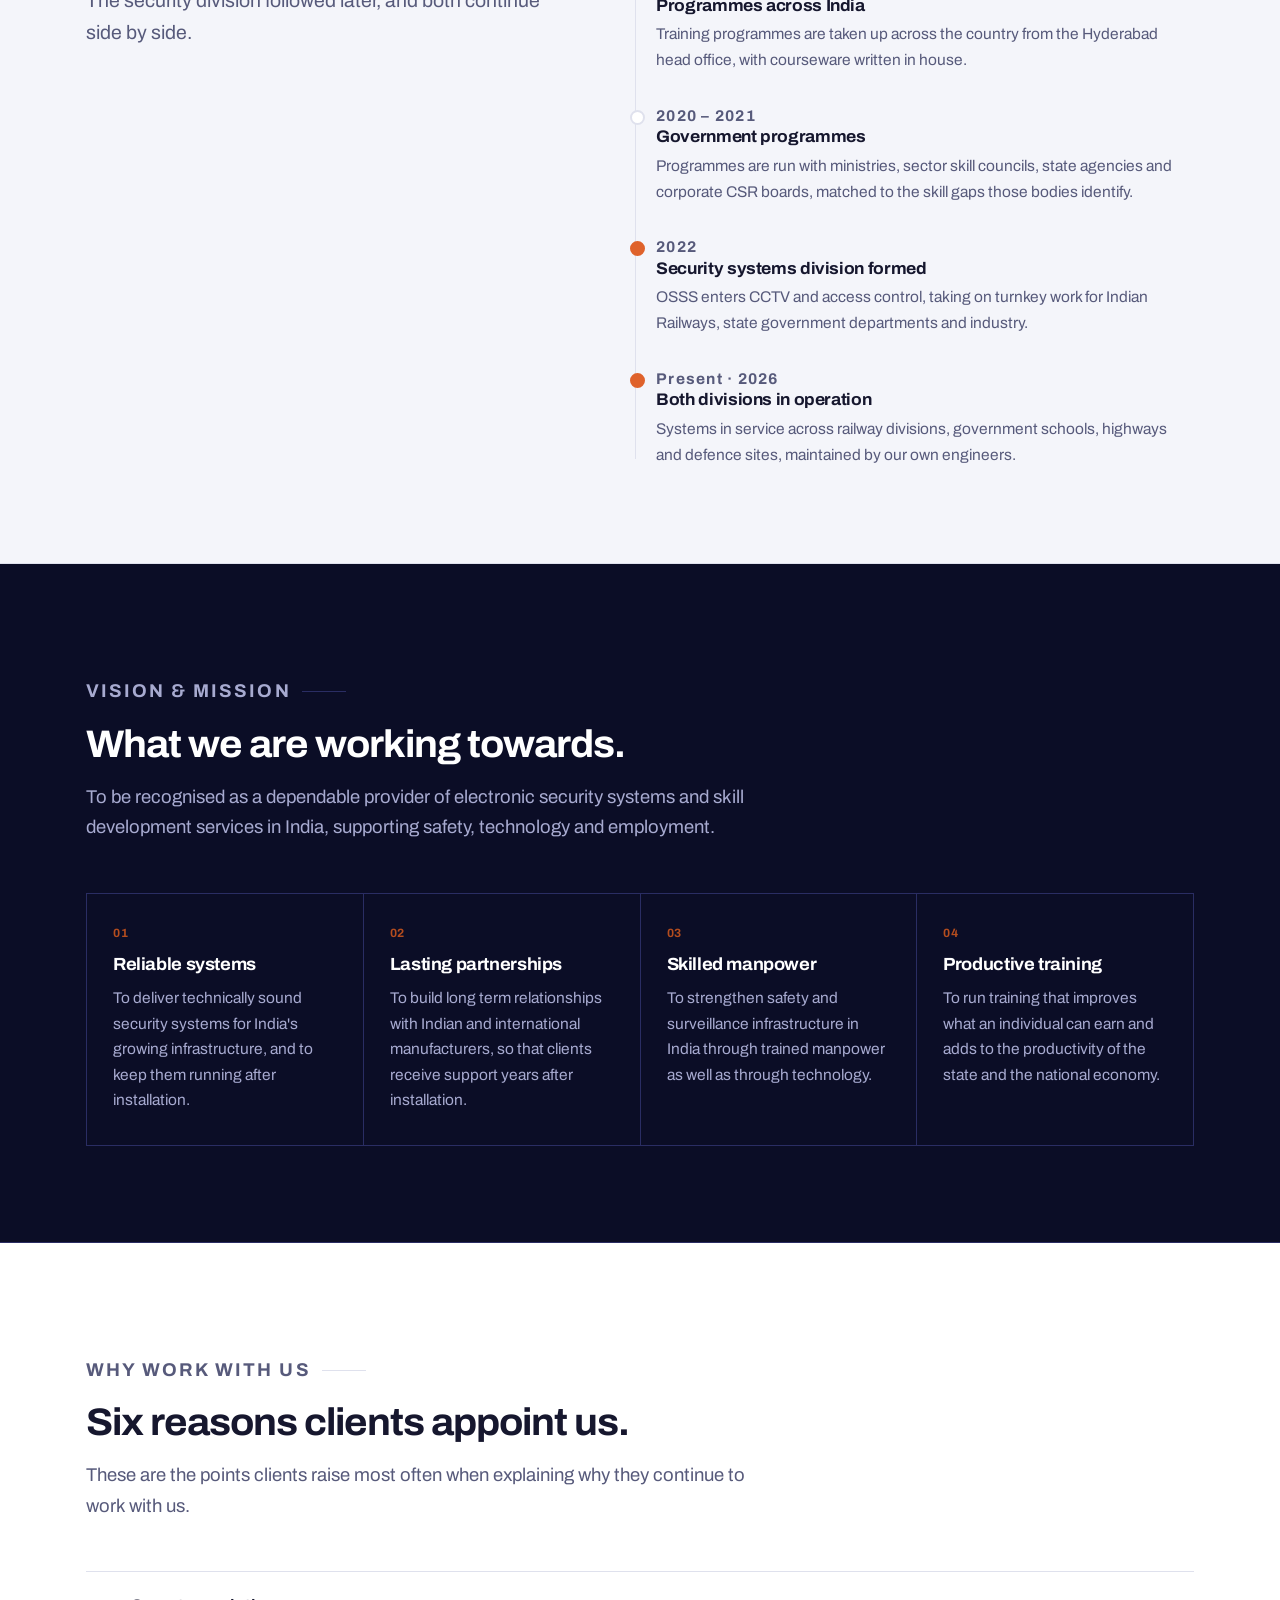
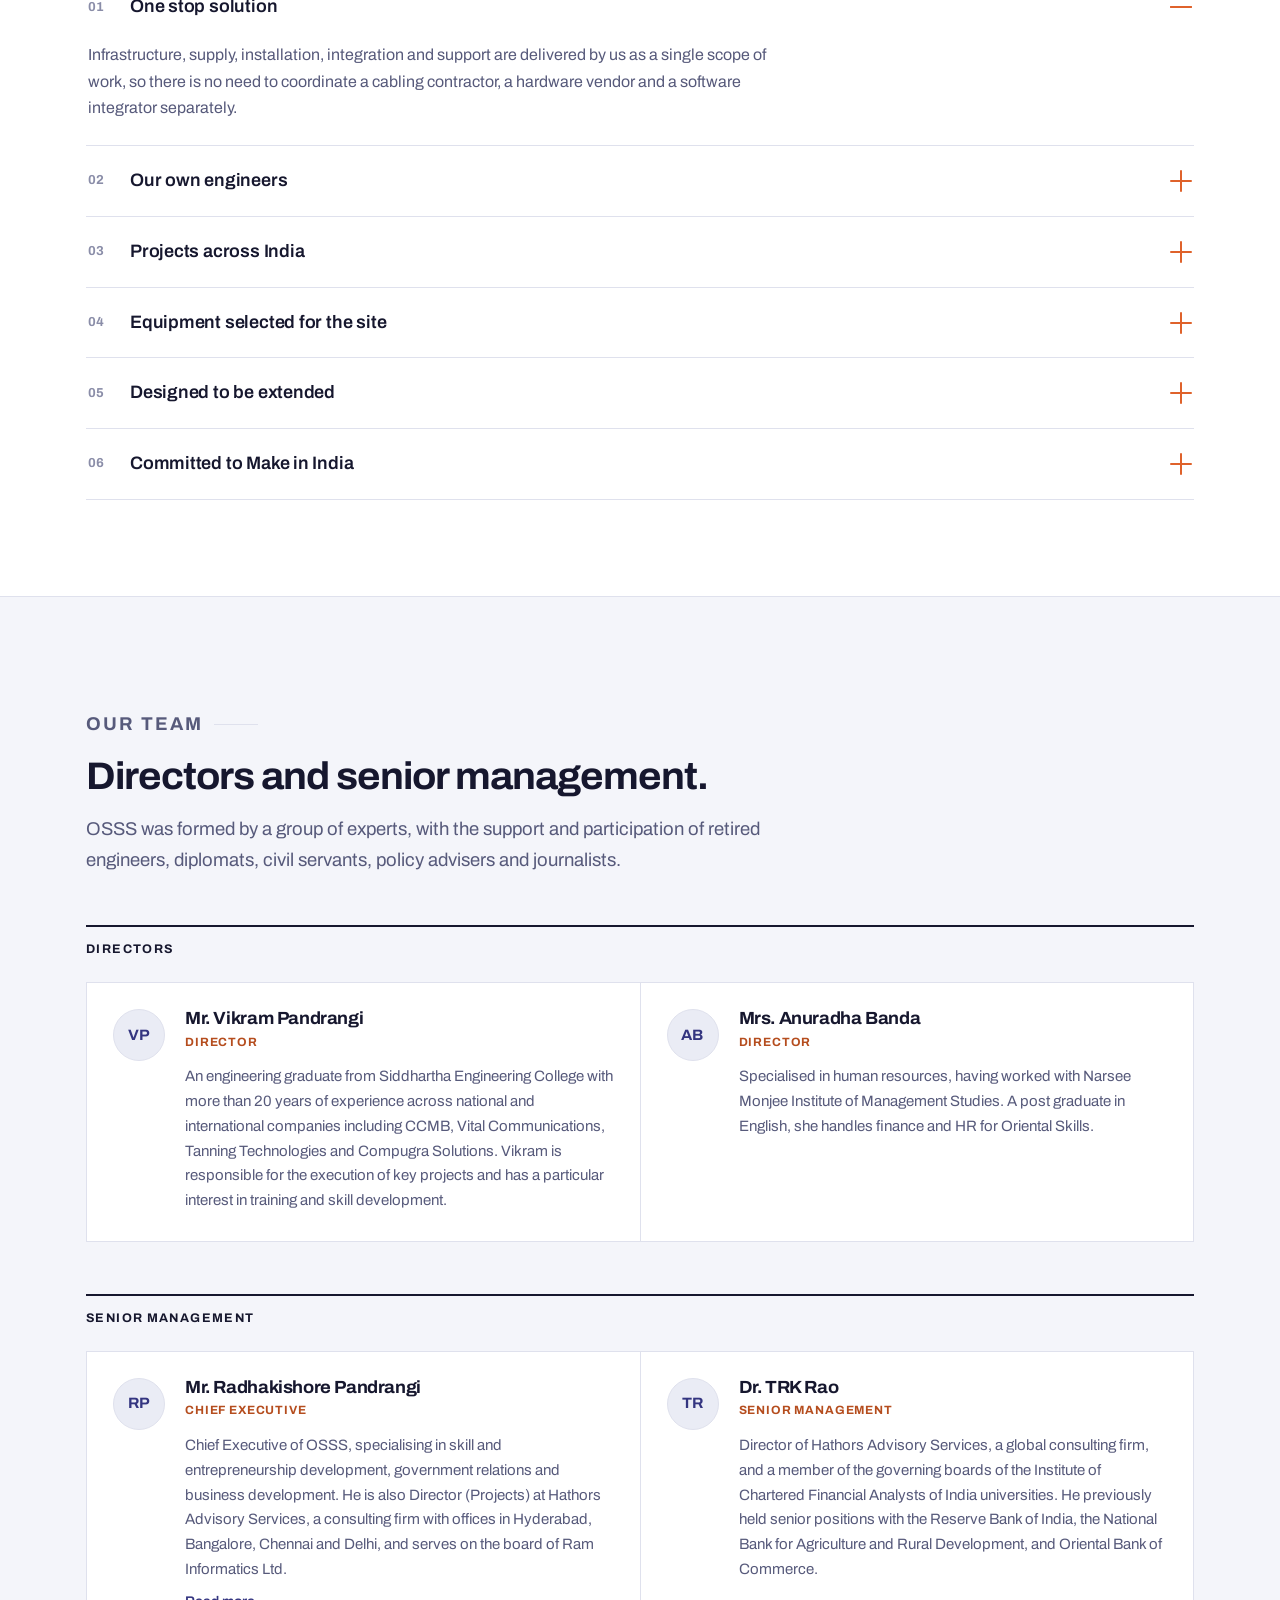
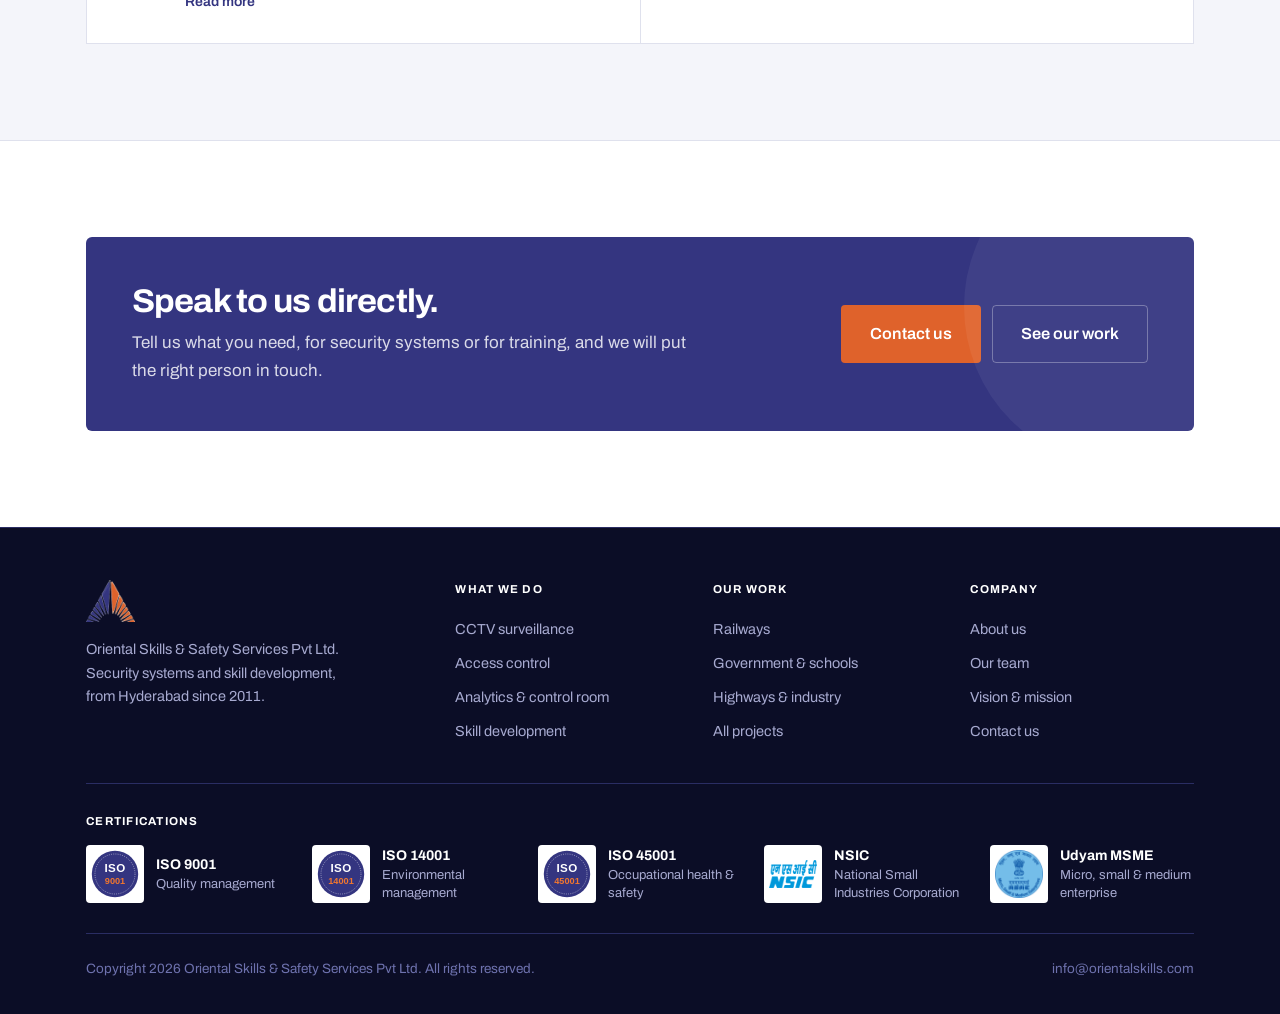
<file: about.html>
<!DOCTYPE html>
<!--
  GENERATED FILE - DO NOT EDIT.
  Every edit here is overwritten the next time the site is built,
  including by the GitHub Pages workflow, so a change made here
  disappears from the live site without any error.

  Edit _bodies/about.html for this page's content,
  or _parts/header.html and _parts/footer.html for the menu and
  footer, then run: python build.py
-->
<html lang="en" data-theme="light">
<head>
<meta charset="utf-8">
<meta name="viewport" content="width=device-width, initial-scale=1">
<title>About us | Oriental Skills &amp; Safety Services</title>
<meta name="description" content="A Hyderabad company working in electronic security and skill development since 2011. Company profile, our history, vision and mission, directors and senior management.">
<meta name="keywords" content="CCTV Hyderabad, access control systems India, ANPR, video analytics, biometric access control, railway CCTV, skill development training, Oriental Skills and Safety Services, OSSS">
<meta name="robots" content="index, follow">
<meta name="theme-color" content="#0B0D26">
<meta property="og:title" content="Oriental Skills &amp; Safety Services Pvt Ltd (OSSS)">
<meta property="og:description" content="A Hyderabad company working in electronic security and skill development since 2011. Company profile, our history, vision and mission, directors and senior management.">
<meta property="og:type" content="website">
<meta property="og:url" content="https://www.orientalskills.com/about.html">
<meta property="og:image" content="https://www.orientalskills.com/assets/osss-lockup.png">
<link rel="canonical" href="https://www.orientalskills.com/about.html">
<link rel="icon" href="assets/osss-mark.png">
<link rel="apple-touch-icon" href="assets/osss-mark.png">
<script>
  document.documentElement.className += ' js';
  try {
    var t = localStorage.getItem('osss-theme');
    if (!t) t = window.matchMedia('(prefers-color-scheme: dark)').matches ? 'dark' : 'light';
    document.documentElement.setAttribute('data-theme', t);
  } catch (e) {}
</script>
<link rel="preconnect" href="https://fonts.googleapis.com">
<link rel="preconnect" href="https://fonts.gstatic.com" crossorigin>
<link href="https://fonts.googleapis.com/css2?family=Archivo:wdth,wght@62..125,400..800&display=swap" rel="stylesheet">
<link rel="stylesheet" href="assets/css/site.css">
</head>
<body>
<a class="skip" href="#main">Skip to content</a>
<div class="prog"></div>

<!-- ══════════ UTILITY BAR ══════════ -->
<div class="util">
  <div class="util-in">
    <span class="est"><i></i>Established 2011 · Hyderabad</span>
    <span class="sep hide-sm">|</span>
    <a class="hide-sm" href="mailto:info@orientalskills.com">info@orientalskills.com</a>
    <span class="right">
      <a class="hide-sm" href="contact.html">Head office</a>
      <button class="tt" type="button" aria-label="Switch to dark theme">
        <svg class="i-moon" viewBox="0 0 24 24" fill="none" stroke="currentColor" stroke-width="2" stroke-linecap="round" stroke-linejoin="round" aria-hidden="true"><path d="M21 12.8A9 9 0 1 1 11.2 3a7 7 0 0 0 9.8 9.8z"/></svg>
        <svg class="i-sun" viewBox="0 0 24 24" fill="none" stroke="currentColor" stroke-width="2" stroke-linecap="round" stroke-linejoin="round" aria-hidden="true"><circle cx="12" cy="12" r="4.2"/><path d="M12 2v2M12 20v2M4.9 4.9l1.4 1.4M17.7 17.7l1.4 1.4M2 12h2M20 12h2M4.9 19.1l1.4-1.4M17.7 6.3l1.4-1.4"/></svg>
        <span class="lbl-d">Dark</span><span class="lbl-l">Light</span>
      </button>
    </span>
  </div>
</div>

<!-- ══════════ HEADER ══════════ -->
<header class="top">
  <div class="top-in">
    <a class="logo" href="index.html">
      <img src="assets/osss-mark.png" alt="OSSS">
      <span class="nm">Oriental Skills &amp; Safety Services</span>
    </a>

    <button class="burger" id="burger" aria-expanded="false" aria-controls="nav">
      <span class="bars"><i></i></span> Menu
    </button>

    <nav class="nav" id="nav" aria-label="Main">
      <div class="item"><a class="nl" href="index.html">Home</a></div>

      <div class="item">
        <button class="nl" type="button" data-panel="p-about" data-owns="about.html" aria-expanded="false" aria-controls="p-about">
          About us
          <svg class="car" viewBox="0 0 24 24" fill="none" stroke="currentColor" stroke-width="2.4" stroke-linecap="round" stroke-linejoin="round" aria-hidden="true"><path d="m6 9 6 6 6-6"/></svg>
        </button>
        <div class="panel" id="p-about">
          <div class="panel-g">
            <a class="pi" href="about.html">
              <span class="pic"><svg viewBox="0 0 24 24" fill="none" stroke="currentColor" stroke-width="1.9" stroke-linecap="round" stroke-linejoin="round"><path d="M3 21h18M5 21V7l7-4 7 4v14M9 21v-5h6v5"/></svg></span>
              <span><b>Company profile</b><span>Who we are and what we have been doing since 2011.</span></span>
            </a>
            <a class="pi" href="about.html#leadership">
              <span class="pic"><svg viewBox="0 0 24 24" fill="none" stroke="currentColor" stroke-width="1.9" stroke-linecap="round" stroke-linejoin="round"><circle cx="9" cy="8" r="3.2"/><path d="M2.6 20a6.6 6.6 0 0 1 12.8 0M17 11.2a3 3 0 0 0 0-5.9M18.4 20a5.6 5.6 0 0 0-2.2-4.3"/></svg></span>
              <span><b>Our team</b><span>Directors and senior management.</span></span>
            </a>
            <a class="pi" href="about.html#values">
              <span class="pic"><svg viewBox="0 0 24 24" fill="none" stroke="currentColor" stroke-width="1.9" stroke-linecap="round" stroke-linejoin="round"><path d="M12 3l7.5 3.4v5.2c0 4.4-3.1 8.4-7.5 9.4-4.4-1-7.5-5-7.5-9.4V6.4z"/><path d="m9 12 2.2 2.2L15.4 10"/></svg></span>
              <span><b>Vision &amp; mission</b><span>What we are working towards.</span></span>
            </a>
            <a class="pi" href="about.html#why">
              <span class="pic"><svg viewBox="0 0 24 24" fill="none" stroke="currentColor" stroke-width="1.9" stroke-linecap="round" stroke-linejoin="round"><path d="M4 20V9M10 20V4M16 20v-7M22 20H2"/></svg></span>
              <span><b>Why work with us</b><span>How we run a job from survey to service.</span></span>
            </a>
          </div>
          <div class="panel-foot">
            <p>Headquartered in Hyderabad, taking up projects across India.</p>
            <a class="tlink" href="about.html">About the company <svg viewBox="0 0 24 24" fill="none" stroke="currentColor" stroke-width="2.2" stroke-linecap="round" stroke-linejoin="round"><path d="M5 12h13M13 6l6 6-6 6"/></svg></a>
          </div>
        </div>
      </div>

      <div class="item">
        <button class="nl" type="button" data-panel="p-serv" data-owns="security.html training.html" aria-expanded="false" aria-controls="p-serv">
          What we do
          <svg class="car" viewBox="0 0 24 24" fill="none" stroke="currentColor" stroke-width="2.4" stroke-linecap="round" stroke-linejoin="round" aria-hidden="true"><path d="m6 9 6 6 6-6"/></svg>
        </button>
        <div class="panel" id="p-serv">
          <div class="panel-g">
            <a class="pi" href="security.html#cctv">
              <span class="pic"><svg viewBox="0 0 24 24" fill="none" stroke="currentColor" stroke-width="1.9" stroke-linecap="round" stroke-linejoin="round"><path d="M3 7.6 17 4l1.6 5.8L4.6 13.4z"/><path d="M18.6 9.3 22 8.4 21 4.8l-3.4.9"/><path d="M7.5 12.6 8.8 17M6.4 21h6.5l-4.1-4"/></svg></span>
              <span><b>CCTV surveillance</b><span>Cameras, recording, video management and monitoring.</span></span>
            </a>
            <a class="pi" href="security.html#access">
              <span class="pic"><svg viewBox="0 0 24 24" fill="none" stroke="currentColor" stroke-width="1.9" stroke-linecap="round" stroke-linejoin="round"><rect x="3.5" y="2.6" width="12" height="18.8" rx="1.4"/><path d="M12.4 12h.02"/><rect x="17.4" y="8" width="4.4" height="7" rx="1"/><path d="M18.6 10.4h2M18.6 12.4h2"/></svg></span>
              <span><b>Access control</b><span>Biometrics, face, iris and cards at the door.</span></span>
            </a>
            <a class="pi" href="security.html#intelligence">
              <span class="pic"><svg viewBox="0 0 24 24" fill="none" stroke="currentColor" stroke-width="1.9" stroke-linecap="round" stroke-linejoin="round"><circle cx="12" cy="12" r="3"/><path d="M12 2v3M12 19v3M2 12h3M19 12h3M4.9 4.9l2.1 2.1M17 17l2.1 2.1M4.9 19.1 7 17M17 7l2.1-2.1"/></svg></span>
              <span><b>Analytics &amp; control room</b><span>ANPR, alerts and one view of cameras and doors.</span></span>
            </a>
            <a class="pi" href="training.html">
              <span class="pic"><svg viewBox="0 0 24 24" fill="none" stroke="currentColor" stroke-width="1.9" stroke-linecap="round" stroke-linejoin="round"><path d="M12 3.4 2.6 8 12 12.6 21.4 8z"/><path d="M6.2 10.2v5c0 1.7 2.6 3 5.8 3s5.8-1.3 5.8-3v-5"/><path d="M20 9v5"/></svg></span>
              <span><b>Skill development</b><span>Vocational and technical training since 2011.</span></span>
            </a>
          </div>
          <div class="panel-foot">
            <p>Supply, installation, commissioning and maintenance as a one stop solution.</p>
            <a class="tlink" href="security.html">Security systems <svg viewBox="0 0 24 24" fill="none" stroke="currentColor" stroke-width="2.2" stroke-linecap="round" stroke-linejoin="round"><path d="M5 12h13M13 6l6 6-6 6"/></svg></a>
          </div>
        </div>
      </div>

      <div class="item">
        <button class="nl" type="button" data-panel="p-work" data-owns="projects.html" aria-expanded="false" aria-controls="p-work">
          Our work
          <svg class="car" viewBox="0 0 24 24" fill="none" stroke="currentColor" stroke-width="2.4" stroke-linecap="round" stroke-linejoin="round" aria-hidden="true"><path d="m6 9 6 6 6-6"/></svg>
        </button>
        <div class="panel right" id="p-work">
          <div class="panel-g">
            <a class="pi" href="projects.html#railways">
              <span class="pic"><svg viewBox="0 0 24 24" fill="none" stroke="currentColor" stroke-width="1.9" stroke-linecap="round" stroke-linejoin="round"><rect x="5" y="3" width="14" height="13" rx="3"/><path d="M5 10h14M8.5 19.6 6 22M15.5 19.6 18 22M8 16h8"/><circle cx="8.6" cy="13" r=".6" fill="currentColor"/><circle cx="15.4" cy="13" r=".6" fill="currentColor"/></svg></span>
              <span><b>Railways</b><span>Stations, goods sheds, relay rooms and level crossings.</span></span>
            </a>
            <a class="pi" href="projects.html#government">
              <span class="pic"><svg viewBox="0 0 24 24" fill="none" stroke="currentColor" stroke-width="1.9" stroke-linecap="round" stroke-linejoin="round"><path d="M3 20h18M4 20V9.5L12 4l8 5.5V20M9.5 20v-5h5v5"/></svg></span>
              <span><b>Government &amp; schools</b><span>Residential schools and hostels for state departments.</span></span>
            </a>
            <a class="pi" href="projects.html#industry">
              <span class="pic"><svg viewBox="0 0 24 24" fill="none" stroke="currentColor" stroke-width="1.9" stroke-linecap="round" stroke-linejoin="round"><path d="M3 20h18M4 20v-9l5 3V11l5 3V11l6 3.4V20"/></svg></span>
              <span><b>Highways &amp; industry</b><span>Traffic monitoring and plant security.</span></span>
            </a>
            <a class="pi" href="projects.html">
              <span class="pic"><svg viewBox="0 0 24 24" fill="none" stroke="currentColor" stroke-width="1.9" stroke-linecap="round" stroke-linejoin="round"><path d="M4 5h16v14H4z"/><path d="M4 9.5h16M9 9.5V19"/></svg></span>
              <span><b>All projects</b><span>The full list of work in hand and completed.</span></span>
            </a>
          </div>
        </div>
      </div>

      <div class="item"><a class="nl" href="contact.html">Contact us</a></div>
      <a class="btn btn-p cta" href="contact.html">Request a site survey</a>
    </nav>
  </div>
</header>

<main id="main">

<!-- ══════════ PAGE HERO ══════════ -->
<section class="phero">
  <div class="grid-bg" aria-hidden="true"></div>
  <div class="glow" aria-hidden="true"></div>
  <div class="wrap">
    <nav class="crumb" aria-label="Breadcrumb">
      <a href="index.html">Home</a>
      <svg viewBox="0 0 24 24" fill="none" stroke="currentColor" stroke-width="2.4" stroke-linecap="round" stroke-linejoin="round" aria-hidden="true"><path d="m9 6 6 6-6 6"/></svg>
      <span class="now">About us</span>
    </nav>
    <div class="phero-g">
      <div>
        <p class="eyebrow">About us</p>
        <h1>Security systems and skill development, from Hyderabad since 2011.</h1>
        <p class="lede">Oriental Skills &amp; Safety Services Pvt Ltd began as a training company. We now run two divisions: electronic security systems, and vocational and technical training. Both operate from the same office and to the same standards.</p>
      </div>
      <nav class="jump" aria-label="On this page">
        <p class="jt">On this page</p>
        <a href="#profile"><span class="n">01</span> Company profile<svg class="ar" viewBox="0 0 24 24" fill="none" stroke="currentColor" stroke-width="2.2" stroke-linecap="round" stroke-linejoin="round"><path d="M5 12h13M13 6l6 6-6 6"/></svg></a>
        <a href="#history"><span class="n">02</span> Our history<svg class="ar" viewBox="0 0 24 24" fill="none" stroke="currentColor" stroke-width="2.2" stroke-linecap="round" stroke-linejoin="round"><path d="M5 12h13M13 6l6 6-6 6"/></svg></a>
        <a href="#values"><span class="n">03</span> Vision &amp; mission<svg class="ar" viewBox="0 0 24 24" fill="none" stroke="currentColor" stroke-width="2.2" stroke-linecap="round" stroke-linejoin="round"><path d="M5 12h13M13 6l6 6-6 6"/></svg></a>
        <a href="#why"><span class="n">04</span> Why work with us<svg class="ar" viewBox="0 0 24 24" fill="none" stroke="currentColor" stroke-width="2.2" stroke-linecap="round" stroke-linejoin="round"><path d="M5 12h13M13 6l6 6-6 6"/></svg></a>
        <a href="#leadership"><span class="n">05</span> Directors &amp; management<svg class="ar" viewBox="0 0 24 24" fill="none" stroke="currentColor" stroke-width="2.2" stroke-linecap="round" stroke-linejoin="round"><path d="M5 12h13M13 6l6 6-6 6"/></svg></a>
      </nav>
    </div>
  </div>
</section>

<!-- ══════════ COMPANY PROFILE ══════════ -->
<section class="band" id="profile">
  <div class="wrap">
    <div class="split even up" style="align-items:center">
      <div class="prose">
        <p class="eyebrow">Company profile</p>
        <h2>What we do and where we work.</h2>
        <p style="margin-top:20px">OSSS is a private limited company headquartered in Hyderabad, with its head office at Moula Ali. We take up projects across India.</p>
        <p>The security division supplies, installs, commissions and maintains CCTV and access control systems. As a distribution partner for Indian and international manufacturers, we specify equipment according to the requirements of the site rather than a single brand's catalogue.</p>
        <p>The training division has been running since 2011. Our trainers travel to where the work is, and most of the courseware is written by our own specialists. It is also how we staff the security division with engineers we have trained ourselves.</p>
      </div>
      <div class="rows">
        <div class="r"><span class="k">Head office</span><span class="v">2nd Floor, A-15/A/1, Road No 1, Industrial Park, Moula Ali, Hyderabad 500040, Telangana</span></div>
        <div class="r"><span class="k">Constitution</span><span class="v">Private limited company</span></div>
        <div class="r"><span class="k">Operating since</span><span class="v">2011</span></div>
        <div class="r"><span class="k">Divisions</span><span class="v">Electronic security systems, and vocational and technical training</span></div>
        <div class="r"><span class="k">Presence</span><span class="v">Headquartered in Hyderabad, with projects across India</span></div>
        <div class="r"><span class="k">Clients</span><span class="v">Central and state government, railways, defence, infrastructure and private industry</span></div>
      </div>
    </div>
  </div>
</section>

<!-- ══════════ HISTORY ══════════ -->
<section class="band alt" id="history">
  <div class="wrap">
    <div class="split up">
      <div>
        <p class="eyebrow">Our history</p>
        <h2>From training to security systems.</h2>
        <p class="lede" style="margin-top:18px">The company was founded to run training programmes. The security division followed later, and both continue side by side.</p>
      </div>
      <div class="tl">
        <div class="ev">
          <p class="yr">2011</p>
          <h4>Company founded</h4>
          <p>OSSS is established in Hyderabad by a group of engineers, retired civil servants, diplomats and policy advisers, to run vocational and technical training.</p>
        </div>
        <div class="ev">
          <p class="yr">2013</p>
          <h4>Programmes across India</h4>
          <p>Training programmes are taken up across the country from the Hyderabad head office, with courseware written in house.</p>
        </div>
        <div class="ev">
          <p class="yr">2020 – 2021</p>
          <h4>Government programmes</h4>
          <p>Programmes are run with ministries, sector skill councils, state agencies and corporate CSR boards, matched to the skill gaps those bodies identify.</p>
        </div>
        <div class="ev hi">
          <p class="yr">2022</p>
          <h4>Security systems division formed</h4>
          <p>OSSS enters CCTV and access control, taking on turnkey work for Indian Railways, state government departments and industry.</p>
        </div>
        <div class="ev hi">
          <p class="yr">Present · <span class="this-year">2026</span></p>
          <h4>Both divisions in operation</h4>
          <p>Systems in service across railway divisions, government schools, highways and defence sites, maintained by our own engineers.</p>
        </div>
      </div>
    </div>
  </div>
</section>

<!-- ══════════ VISION & MISSION ══════════ -->
<section class="band ink" id="values">
  <div class="wrap">
    <div class="sh up">
      <p class="eyebrow">Vision &amp; mission</p>
      <h2>What we are working towards.</h2>
      <p>To be recognised as a dependable provider of electronic security systems and skill development services in India, supporting safety, technology and employment.</p>
    </div>
    <div class="cards c4 up">
      <div class="card"><span class="n">01</span><h4>Reliable systems</h4><p>To deliver technically sound security systems for India's growing infrastructure, and to keep them running after installation.</p></div>
      <div class="card"><span class="n">02</span><h4>Lasting partnerships</h4><p>To build long term relationships with Indian and international manufacturers, so that clients receive support years after installation.</p></div>
      <div class="card"><span class="n">03</span><h4>Skilled manpower</h4><p>To strengthen safety and surveillance infrastructure in India through trained manpower as well as through technology.</p></div>
      <div class="card"><span class="n">04</span><h4>Productive training</h4><p>To run training that improves what an individual can earn and adds to the productivity of the state and the national economy.</p></div>
    </div>
  </div>
</section>

<!-- ══════════ WHY US ══════════ -->
<section class="band" id="why">
  <div class="wrap">
    <div class="sh up">
      <p class="eyebrow">Why work with us</p>
      <h2>Six reasons clients appoint us.</h2>
      <p>These are the points clients raise most often when explaining why they continue to work with us.</p>
    </div>

    <div class="up">
      <div class="acc" data-single>
        <div class="ai">
          <button class="ah" type="button" aria-expanded="true"><span class="nm">01</span> One stop solution<span class="pm"></span></button>
          <div class="ab"><div class="in"><p>Infrastructure, supply, installation, integration and support are delivered by us as a single scope of work, so there is no need to coordinate a cabling contractor, a hardware vendor and a software integrator separately.</p></div></div>
        </div>
        <div class="ai">
          <button class="ah" type="button" aria-expanded="false"><span class="nm">02</span> Our own engineers<span class="pm"></span></button>
          <div class="ab"><div class="in"><p>Certified engineers and technicians on our payroll, specialising in CCTV and access control. They are trained through our own programmes and retrained as camera, analytics and credential technology develops.</p></div></div>
        </div>
        <div class="ai">
          <button class="ah" type="button" aria-expanded="false"><span class="nm">03</span> Projects across India<span class="pm"></span></button>
          <div class="ab"><div class="in"><p>Headquartered in Hyderabad, we take up projects anywhere in the country and mobilise our own deployment-ready teams to each site.</p></div></div>
        </div>
        <div class="ai">
          <button class="ah" type="button" aria-expanded="false"><span class="nm">04</span> Equipment selected for the site<span class="pm"></span></button>
          <div class="ab"><div class="in"><p>We distribute for several Indian and international manufacturers, which allows cameras, readers and recording to be matched to the conditions on your site: light levels, weather, distance and the required retention period.</p></div></div>
        </div>
        <div class="ai">
          <button class="ah" type="button" aria-expanded="false"><span class="nm">05</span> Designed to be extended<span class="pm"></span></button>
          <div class="ab"><div class="in"><p>Most clients add to their systems later. We size the network, the recording and the licences so that a second phase is an addition to the installation rather than a replacement of it.</p></div></div>
        </div>
        <div class="ai">
          <button class="ah" type="button" aria-expanded="false"><span class="nm">06</span> Committed to Make in India<span class="pm"></span></button>
          <div class="ab"><div class="in"><p>We work with Indian camera manufacturers to supply locally developed equipment for national infrastructure, industrial sites, smart cities and public utilities. For public sector buyers this assists both with local content requirements and with the availability of spares and firmware support from a manufacturer within the country.</p></div></div>
        </div>
      </div>
    </div>
  </div>
</section>

<!-- ══════════ LEADERSHIP ══════════ -->
<section class="band alt" id="leadership">
  <div class="wrap">
    <div class="sh up">
      <p class="eyebrow">Our team</p>
      <h2>Directors and senior management.</h2>
      <p>OSSS was formed by a group of experts, with the support and participation of retired engineers, diplomats, civil servants, policy advisers and journalists.</p>
    </div>

    <p class="grp">Directors</p>
    <div class="ppl up">
      <article class="pr">
        <div class="mono" aria-hidden="true">VP</div>
        <div>
          <h4>Mr. Vikram Pandrangi</h4>
          <p class="rl">Director</p>
          <p>An engineering graduate from Siddhartha Engineering College with more than 20 years of experience across national and international companies including CCMB, Vital Communications, Tanning Technologies and Compugra Solutions. Vikram is responsible for the execution of key projects and has a particular interest in training and skill development.</p>
        </div>
      </article>
      <article class="pr">
        <div class="mono" aria-hidden="true">AB</div>
        <div>
          <h4>Mrs. Anuradha Banda</h4>
          <p class="rl">Director</p>
          <p>Specialised in human resources, having worked with Narsee Monjee Institute of Management Studies. A post graduate in English, she handles finance and HR for Oriental Skills.</p>
        </div>
      </article>
    </div>

    <p class="grp" style="margin-top:52px">Senior management</p>
    <div class="ppl up">
      <article class="pr">
        <div class="mono" aria-hidden="true">RP</div>
        <div>
          <h4>Mr. Radhakishore Pandrangi</h4>
          <p class="rl">Chief Executive</p>
          <p>Chief Executive of OSSS, specialising in skill and entrepreneurship development, government relations and business development. He is also Director (Projects) at Hathors Advisory Services, a consulting firm with offices in Hyderabad, Bangalore, Chennai and Delhi, and serves on the board of Ram Informatics Ltd.<span class="more"> He played a significant role in formulating India's National Industrial Policy, National Telecom Policy, renewable energy sector reforms, national entrepreneurship initiatives and skill development. He previously held positions with the US Commercial Service as director of the Hyderabad office, deputy director of the Confederation of Indian Industry in New Delhi, and project associate with the National Institute of Public Finance and Policy. He holds an M.Phil in international relations from Jawaharlal Nehru University and an MA in economics from Hyderabad Central University, and is a member of the Regional Centre for Strategic Studies, Colombo.</span></p>
          <button class="rd" type="button">Read more</button>
        </div>
      </article>
      <article class="pr">
        <div class="mono" aria-hidden="true">TR</div>
        <div>
          <h4>Dr. TRK Rao</h4>
          <p class="rl">Senior management</p>
          <p>Director of Hathors Advisory Services, a global consulting firm, and a member of the governing boards of the Institute of Chartered Financial Analysts of India universities. He previously held senior positions with the Reserve Bank of India, the National Bank for Agriculture and Rural Development, and Oriental Bank of Commerce.</p>
        </div>
      </article>
    </div>
  </div>
</section>

<!-- ══════════ CTA ══════════ -->
<section class="band last">
  <div class="wrap">
    <div class="cta-strip up">
      <div>
        <h2>Speak to us directly.</h2>
        <p>Tell us what you need, for security systems or for training, and we will put the right person in touch.</p>
      </div>
      <div class="acts">
        <a class="btn btn-a btn-lg" href="contact.html">Contact us</a>
        <a class="btn btn-g btn-lg" href="projects.html">See our work</a>
      </div>
    </div>
  </div>
</section>

</main>

<!-- ══════════ FOOTER ══════════ -->
<footer>
  <div class="wrap">
    <div class="fgrid">
      <div>
        <img src="assets/osss-mark.png" alt="OSSS">
        <p style="margin:0;max-width:32ch;line-height:1.6">Oriental Skills &amp; Safety Services Pvt Ltd. Security systems and skill development, from Hyderabad since 2011.</p>
      </div>
      <div>
        <p class="ft">What we do</p>
        <a href="security.html#cctv">CCTV surveillance</a>
        <a href="security.html#access">Access control</a>
        <a href="security.html#intelligence">Analytics &amp; control room</a>
        <a href="training.html">Skill development</a>
      </div>
      <div>
        <p class="ft">Our work</p>
        <a href="projects.html#railways">Railways</a>
        <a href="projects.html#government">Government &amp; schools</a>
        <a href="projects.html#industry">Highways &amp; industry</a>
        <a href="projects.html">All projects</a>
      </div>
      <div>
        <p class="ft">Company</p>
        <a href="about.html">About us</a>
        <a href="about.html#leadership">Our team</a>
        <a href="about.html#values">Vision &amp; mission</a>
        <a href="contact.html">Contact us</a>
      </div>
    </div>
    <div class="fcert">
      <p class="ft">Certifications</p>
      <div class="certs">
        <div class="cert"><span class="lg"><img src="assets/cert-iso-9001.svg" alt="ISO 9001"></span><span><b>ISO 9001</b>Quality management</span></div>
        <div class="cert"><span class="lg"><img src="assets/cert-iso-14001.svg" alt="ISO 14001"></span><span><b>ISO 14001</b>Environmental management</span></div>
        <div class="cert"><span class="lg"><img src="assets/cert-iso-45001.svg" alt="ISO 45001"></span><span><b>ISO 45001</b>Occupational health &amp; safety</span></div>
        <div class="cert"><span class="lg"><img src="assets/cert-nsic.png" alt="NSIC"></span><span><b>NSIC</b>National Small Industries Corporation</span></div>
        <div class="cert"><span class="lg"><img src="assets/cert-msme.png" alt="MSME"></span><span><b>Udyam MSME</b>Micro, small &amp; medium enterprise</span></div>
      </div>
    </div>
    <div class="fbot">
      <span>Copyright <span class="this-year">2026</span> Oriental Skills &amp; Safety Services Pvt Ltd. All rights reserved.</span>
      <span class="r"><a href="mailto:info@orientalskills.com">info@orientalskills.com</a></span>
    </div>
  </div>
</footer>

<button class="totop" type="button" aria-label="Back to top">
  <svg viewBox="0 0 24 24" fill="none" stroke="currentColor" stroke-width="2.4" stroke-linecap="round" stroke-linejoin="round"><path d="M12 19V5M5 12l7-7 7 7"/></svg>
</button>

<script src="assets/js/site.js"></script>
</body>
</html>
</file>
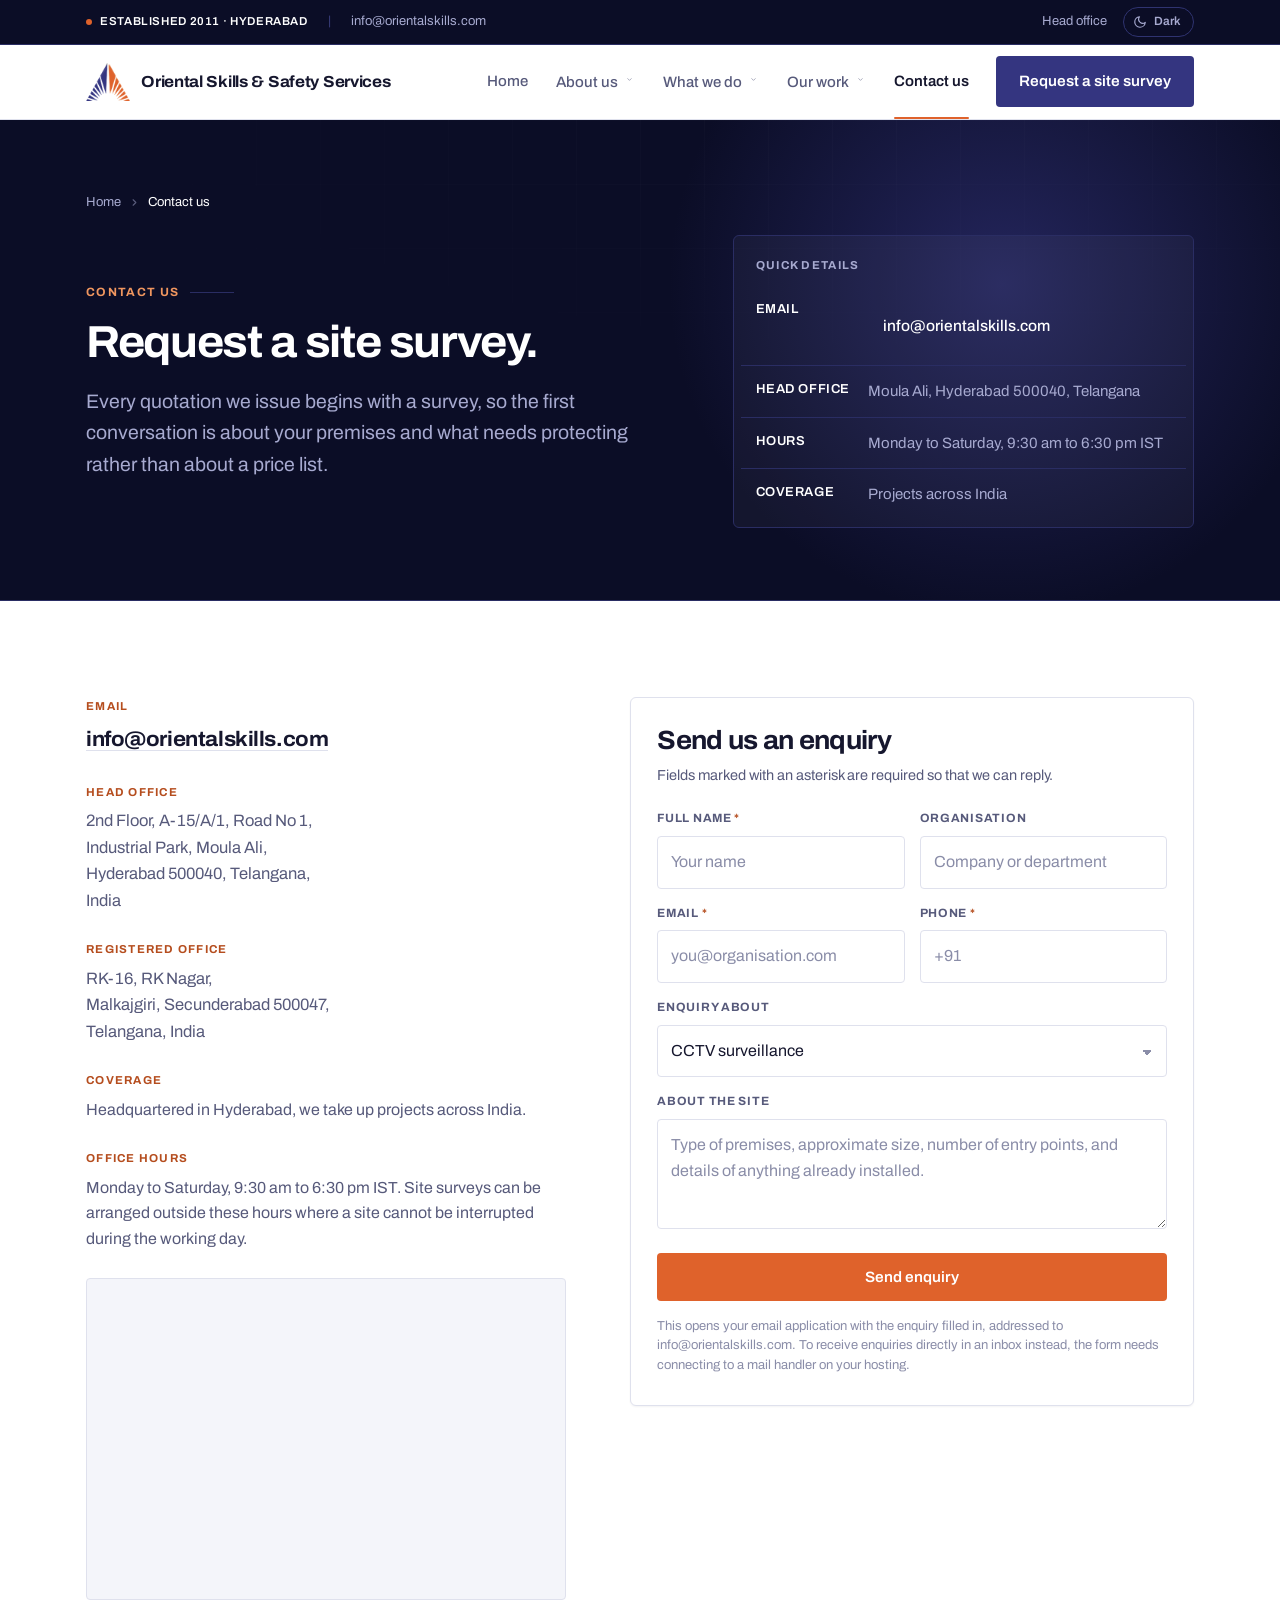
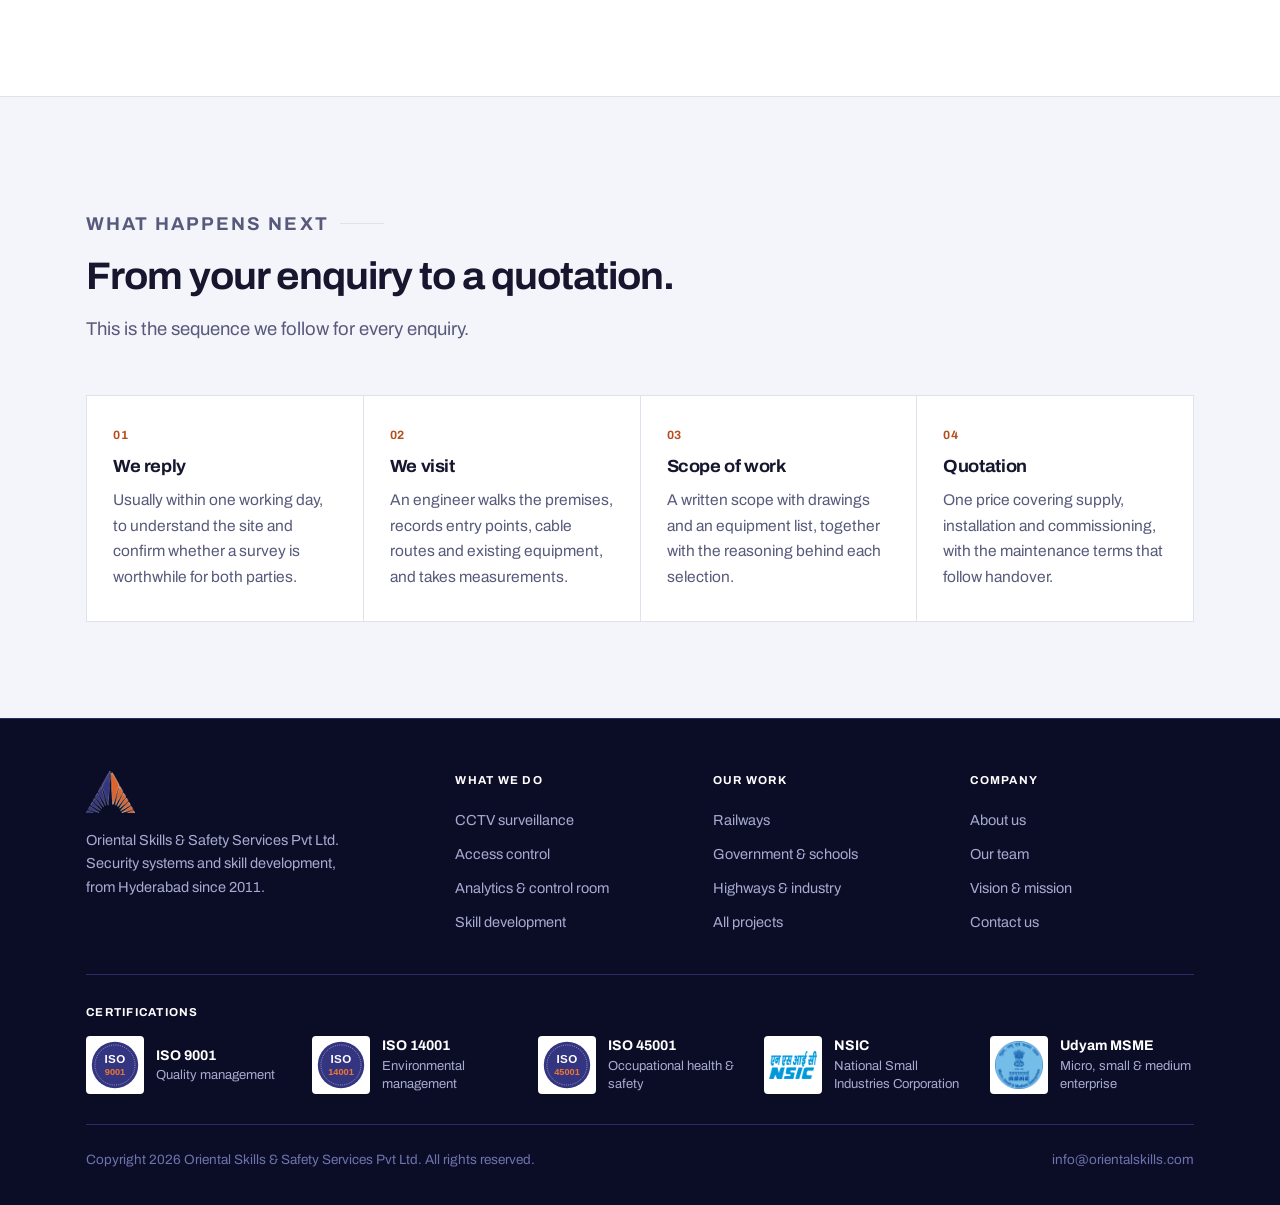
<file: contact.html>
<!DOCTYPE html>
<!--
  GENERATED FILE - DO NOT EDIT.
  Every edit here is overwritten the next time the site is built,
  including by the GitHub Pages workflow, so a change made here
  disappears from the live site without any error.

  Edit _bodies/contact.html for this page's content,
  or _parts/header.html and _parts/footer.html for the menu and
  footer, then run: python build.py
-->
<html lang="en" data-theme="light">
<head>
<meta charset="utf-8">
<meta name="viewport" content="width=device-width, initial-scale=1">
<title>Contact us | Oriental Skills &amp; Safety Services, Hyderabad</title>
<meta name="description" content="Request a site survey. Headquartered at Moula Ali, Hyderabad, taking up projects across India.">
<meta name="keywords" content="CCTV Hyderabad, access control systems India, ANPR, video analytics, biometric access control, railway CCTV, skill development training, Oriental Skills and Safety Services, OSSS">
<meta name="robots" content="index, follow">
<meta name="theme-color" content="#0B0D26">
<meta property="og:title" content="Oriental Skills &amp; Safety Services Pvt Ltd (OSSS)">
<meta property="og:description" content="Request a site survey. Headquartered at Moula Ali, Hyderabad, taking up projects across India.">
<meta property="og:type" content="website">
<meta property="og:url" content="https://www.orientalskills.com/contact.html">
<meta property="og:image" content="https://www.orientalskills.com/assets/osss-lockup.png">
<link rel="canonical" href="https://www.orientalskills.com/contact.html">
<link rel="icon" href="assets/osss-mark.png">
<link rel="apple-touch-icon" href="assets/osss-mark.png">
<script>
  document.documentElement.className += ' js';
  try {
    var t = localStorage.getItem('osss-theme');
    if (!t) t = window.matchMedia('(prefers-color-scheme: dark)').matches ? 'dark' : 'light';
    document.documentElement.setAttribute('data-theme', t);
  } catch (e) {}
</script>
<link rel="preconnect" href="https://fonts.googleapis.com">
<link rel="preconnect" href="https://fonts.gstatic.com" crossorigin>
<link href="https://fonts.googleapis.com/css2?family=Archivo:wdth,wght@62..125,400..800&display=swap" rel="stylesheet">
<link rel="stylesheet" href="assets/css/site.css">
</head>
<body>
<a class="skip" href="#main">Skip to content</a>
<div class="prog"></div>

<!-- ══════════ UTILITY BAR ══════════ -->
<div class="util">
  <div class="util-in">
    <span class="est"><i></i>Established 2011 · Hyderabad</span>
    <span class="sep hide-sm">|</span>
    <a class="hide-sm" href="mailto:info@orientalskills.com">info@orientalskills.com</a>
    <span class="right">
      <a class="hide-sm" href="contact.html">Head office</a>
      <button class="tt" type="button" aria-label="Switch to dark theme">
        <svg class="i-moon" viewBox="0 0 24 24" fill="none" stroke="currentColor" stroke-width="2" stroke-linecap="round" stroke-linejoin="round" aria-hidden="true"><path d="M21 12.8A9 9 0 1 1 11.2 3a7 7 0 0 0 9.8 9.8z"/></svg>
        <svg class="i-sun" viewBox="0 0 24 24" fill="none" stroke="currentColor" stroke-width="2" stroke-linecap="round" stroke-linejoin="round" aria-hidden="true"><circle cx="12" cy="12" r="4.2"/><path d="M12 2v2M12 20v2M4.9 4.9l1.4 1.4M17.7 17.7l1.4 1.4M2 12h2M20 12h2M4.9 19.1l1.4-1.4M17.7 6.3l1.4-1.4"/></svg>
        <span class="lbl-d">Dark</span><span class="lbl-l">Light</span>
      </button>
    </span>
  </div>
</div>

<!-- ══════════ HEADER ══════════ -->
<header class="top">
  <div class="top-in">
    <a class="logo" href="index.html">
      <img src="assets/osss-mark.png" alt="OSSS">
      <span class="nm">Oriental Skills &amp; Safety Services</span>
    </a>

    <button class="burger" id="burger" aria-expanded="false" aria-controls="nav">
      <span class="bars"><i></i></span> Menu
    </button>

    <nav class="nav" id="nav" aria-label="Main">
      <div class="item"><a class="nl" href="index.html">Home</a></div>

      <div class="item">
        <button class="nl" type="button" data-panel="p-about" data-owns="about.html" aria-expanded="false" aria-controls="p-about">
          About us
          <svg class="car" viewBox="0 0 24 24" fill="none" stroke="currentColor" stroke-width="2.4" stroke-linecap="round" stroke-linejoin="round" aria-hidden="true"><path d="m6 9 6 6 6-6"/></svg>
        </button>
        <div class="panel" id="p-about">
          <div class="panel-g">
            <a class="pi" href="about.html">
              <span class="pic"><svg viewBox="0 0 24 24" fill="none" stroke="currentColor" stroke-width="1.9" stroke-linecap="round" stroke-linejoin="round"><path d="M3 21h18M5 21V7l7-4 7 4v14M9 21v-5h6v5"/></svg></span>
              <span><b>Company profile</b><span>Who we are and what we have been doing since 2011.</span></span>
            </a>
            <a class="pi" href="about.html#leadership">
              <span class="pic"><svg viewBox="0 0 24 24" fill="none" stroke="currentColor" stroke-width="1.9" stroke-linecap="round" stroke-linejoin="round"><circle cx="9" cy="8" r="3.2"/><path d="M2.6 20a6.6 6.6 0 0 1 12.8 0M17 11.2a3 3 0 0 0 0-5.9M18.4 20a5.6 5.6 0 0 0-2.2-4.3"/></svg></span>
              <span><b>Our team</b><span>Directors and senior management.</span></span>
            </a>
            <a class="pi" href="about.html#values">
              <span class="pic"><svg viewBox="0 0 24 24" fill="none" stroke="currentColor" stroke-width="1.9" stroke-linecap="round" stroke-linejoin="round"><path d="M12 3l7.5 3.4v5.2c0 4.4-3.1 8.4-7.5 9.4-4.4-1-7.5-5-7.5-9.4V6.4z"/><path d="m9 12 2.2 2.2L15.4 10"/></svg></span>
              <span><b>Vision &amp; mission</b><span>What we are working towards.</span></span>
            </a>
            <a class="pi" href="about.html#why">
              <span class="pic"><svg viewBox="0 0 24 24" fill="none" stroke="currentColor" stroke-width="1.9" stroke-linecap="round" stroke-linejoin="round"><path d="M4 20V9M10 20V4M16 20v-7M22 20H2"/></svg></span>
              <span><b>Why work with us</b><span>How we run a job from survey to service.</span></span>
            </a>
          </div>
          <div class="panel-foot">
            <p>Headquartered in Hyderabad, taking up projects across India.</p>
            <a class="tlink" href="about.html">About the company <svg viewBox="0 0 24 24" fill="none" stroke="currentColor" stroke-width="2.2" stroke-linecap="round" stroke-linejoin="round"><path d="M5 12h13M13 6l6 6-6 6"/></svg></a>
          </div>
        </div>
      </div>

      <div class="item">
        <button class="nl" type="button" data-panel="p-serv" data-owns="security.html training.html" aria-expanded="false" aria-controls="p-serv">
          What we do
          <svg class="car" viewBox="0 0 24 24" fill="none" stroke="currentColor" stroke-width="2.4" stroke-linecap="round" stroke-linejoin="round" aria-hidden="true"><path d="m6 9 6 6 6-6"/></svg>
        </button>
        <div class="panel" id="p-serv">
          <div class="panel-g">
            <a class="pi" href="security.html#cctv">
              <span class="pic"><svg viewBox="0 0 24 24" fill="none" stroke="currentColor" stroke-width="1.9" stroke-linecap="round" stroke-linejoin="round"><path d="M3 7.6 17 4l1.6 5.8L4.6 13.4z"/><path d="M18.6 9.3 22 8.4 21 4.8l-3.4.9"/><path d="M7.5 12.6 8.8 17M6.4 21h6.5l-4.1-4"/></svg></span>
              <span><b>CCTV surveillance</b><span>Cameras, recording, video management and monitoring.</span></span>
            </a>
            <a class="pi" href="security.html#access">
              <span class="pic"><svg viewBox="0 0 24 24" fill="none" stroke="currentColor" stroke-width="1.9" stroke-linecap="round" stroke-linejoin="round"><rect x="3.5" y="2.6" width="12" height="18.8" rx="1.4"/><path d="M12.4 12h.02"/><rect x="17.4" y="8" width="4.4" height="7" rx="1"/><path d="M18.6 10.4h2M18.6 12.4h2"/></svg></span>
              <span><b>Access control</b><span>Biometrics, face, iris and cards at the door.</span></span>
            </a>
            <a class="pi" href="security.html#intelligence">
              <span class="pic"><svg viewBox="0 0 24 24" fill="none" stroke="currentColor" stroke-width="1.9" stroke-linecap="round" stroke-linejoin="round"><circle cx="12" cy="12" r="3"/><path d="M12 2v3M12 19v3M2 12h3M19 12h3M4.9 4.9l2.1 2.1M17 17l2.1 2.1M4.9 19.1 7 17M17 7l2.1-2.1"/></svg></span>
              <span><b>Analytics &amp; control room</b><span>ANPR, alerts and one view of cameras and doors.</span></span>
            </a>
            <a class="pi" href="training.html">
              <span class="pic"><svg viewBox="0 0 24 24" fill="none" stroke="currentColor" stroke-width="1.9" stroke-linecap="round" stroke-linejoin="round"><path d="M12 3.4 2.6 8 12 12.6 21.4 8z"/><path d="M6.2 10.2v5c0 1.7 2.6 3 5.8 3s5.8-1.3 5.8-3v-5"/><path d="M20 9v5"/></svg></span>
              <span><b>Skill development</b><span>Vocational and technical training since 2011.</span></span>
            </a>
          </div>
          <div class="panel-foot">
            <p>Supply, installation, commissioning and maintenance as a one stop solution.</p>
            <a class="tlink" href="security.html">Security systems <svg viewBox="0 0 24 24" fill="none" stroke="currentColor" stroke-width="2.2" stroke-linecap="round" stroke-linejoin="round"><path d="M5 12h13M13 6l6 6-6 6"/></svg></a>
          </div>
        </div>
      </div>

      <div class="item">
        <button class="nl" type="button" data-panel="p-work" data-owns="projects.html" aria-expanded="false" aria-controls="p-work">
          Our work
          <svg class="car" viewBox="0 0 24 24" fill="none" stroke="currentColor" stroke-width="2.4" stroke-linecap="round" stroke-linejoin="round" aria-hidden="true"><path d="m6 9 6 6 6-6"/></svg>
        </button>
        <div class="panel right" id="p-work">
          <div class="panel-g">
            <a class="pi" href="projects.html#railways">
              <span class="pic"><svg viewBox="0 0 24 24" fill="none" stroke="currentColor" stroke-width="1.9" stroke-linecap="round" stroke-linejoin="round"><rect x="5" y="3" width="14" height="13" rx="3"/><path d="M5 10h14M8.5 19.6 6 22M15.5 19.6 18 22M8 16h8"/><circle cx="8.6" cy="13" r=".6" fill="currentColor"/><circle cx="15.4" cy="13" r=".6" fill="currentColor"/></svg></span>
              <span><b>Railways</b><span>Stations, goods sheds, relay rooms and level crossings.</span></span>
            </a>
            <a class="pi" href="projects.html#government">
              <span class="pic"><svg viewBox="0 0 24 24" fill="none" stroke="currentColor" stroke-width="1.9" stroke-linecap="round" stroke-linejoin="round"><path d="M3 20h18M4 20V9.5L12 4l8 5.5V20M9.5 20v-5h5v5"/></svg></span>
              <span><b>Government &amp; schools</b><span>Residential schools and hostels for state departments.</span></span>
            </a>
            <a class="pi" href="projects.html#industry">
              <span class="pic"><svg viewBox="0 0 24 24" fill="none" stroke="currentColor" stroke-width="1.9" stroke-linecap="round" stroke-linejoin="round"><path d="M3 20h18M4 20v-9l5 3V11l5 3V11l6 3.4V20"/></svg></span>
              <span><b>Highways &amp; industry</b><span>Traffic monitoring and plant security.</span></span>
            </a>
            <a class="pi" href="projects.html">
              <span class="pic"><svg viewBox="0 0 24 24" fill="none" stroke="currentColor" stroke-width="1.9" stroke-linecap="round" stroke-linejoin="round"><path d="M4 5h16v14H4z"/><path d="M4 9.5h16M9 9.5V19"/></svg></span>
              <span><b>All projects</b><span>The full list of work in hand and completed.</span></span>
            </a>
          </div>
        </div>
      </div>

      <div class="item"><a class="nl" href="contact.html">Contact us</a></div>
      <a class="btn btn-p cta" href="contact.html">Request a site survey</a>
    </nav>
  </div>
</header>

<main id="main">

<!-- ══════════ PAGE HERO ══════════ -->
<section class="phero">
  <div class="grid-bg" aria-hidden="true"></div>
  <div class="glow" aria-hidden="true"></div>
  <div class="wrap">
    <nav class="crumb" aria-label="Breadcrumb">
      <a href="index.html">Home</a>
      <svg viewBox="0 0 24 24" fill="none" stroke="currentColor" stroke-width="2.4" stroke-linecap="round" stroke-linejoin="round" aria-hidden="true"><path d="m9 6 6 6-6 6"/></svg>
      <span class="now">Contact us</span>
    </nav>
    <div class="phero-g">
      <div>
        <p class="eyebrow">Contact us</p>
        <h1>Request a site survey.</h1>
        <p class="lede">Every quotation we issue begins with a survey, so the first conversation is about your premises and what needs protecting rather than about a price list.</p>
      </div>
      <div class="jump">
        <p class="jt">Quick details</p>
        <div class="fct"><b>Email</b><span><a href="mailto:info@orientalskills.com" style="color:#fff">info@orientalskills.com</a></span></div>
        <div class="fct"><b>Head office</b><span>Moula Ali, Hyderabad 500040, Telangana</span></div>
        <div class="fct"><b>Hours</b><span>Monday to Saturday, 9:30 am to 6:30 pm IST</span></div>
        <div class="fct"><b>Coverage</b><span>Projects across India</span></div>
      </div>
    </div>
  </div>
</section>

<!-- ══════════ CONTACT ══════════ -->
<section class="band">
  <div class="wrap">
    <div class="split up">
      <div>
        <div class="cblk">
          <p class="lbl">Email</p>
          <p class="val"><a class="lg" href="mailto:info@orientalskills.com">info@orientalskills.com</a></p>
        </div>
        <div class="cblk">
          <p class="lbl">Head office</p>
          <p class="val">2nd Floor, A-15/A/1, Road No 1,<br>Industrial Park, Moula Ali,<br>Hyderabad 500040, Telangana,<br>India</p>
        </div>
        <div class="cblk">
          <p class="lbl">Registered office</p>
          <p class="val">RK-16, RK Nagar,<br>Malkajgiri, Secunderabad 500047,<br>Telangana, India</p>
        </div>
        <div class="cblk">
          <p class="lbl">Coverage</p>
          <p class="val" style="font-size:16px">Headquartered in Hyderabad, we take up projects across India.</p>
        </div>
        <div class="cblk">
          <p class="lbl">Office hours</p>
          <p class="val" style="font-size:16px">Monday to Saturday, 9:30 am to 6:30 pm IST. Site surveys can be arranged outside these hours where a site cannot be interrupted during the working day.</p>
        </div>
        <div class="mapbox">
          <iframe title="Map to the OSSS office at Industrial Park, Moula Ali, Hyderabad" loading="lazy"
            referrerpolicy="no-referrer-when-downgrade"
            src="https://maps.google.com/maps?q=17.4513857%2C78.5532093&t=&z=17&ie=UTF8&iwloc=&output=embed"></iframe>
        </div>
      </div>

      <form class="enq" id="enq" novalidate>
        <h2 style="font-size:clamp(1.3rem,2.2vw,1.65rem);margin-bottom:8px">Send us an enquiry</h2>
        <p class="muted small" style="margin-bottom:22px">Fields marked with an asterisk are required so that we can reply.</p>
        <p class="warn" id="warn">Please add your name, email and phone number so that we can reply.</p>
        <div class="f2">
          <div class="fld"><label for="f1">Full name <span class="rq">*</span></label>
            <input id="f1" type="text" autocomplete="name" placeholder="Your name"></div>
          <div class="fld"><label for="f2">Organisation</label>
            <input id="f2" type="text" autocomplete="organization" placeholder="Company or department"></div>
        </div>
        <div class="f2">
          <div class="fld"><label for="f3">Email <span class="rq">*</span></label>
            <input id="f3" type="email" autocomplete="email" placeholder="you@organisation.com"></div>
          <div class="fld"><label for="f4">Phone <span class="rq">*</span></label>
            <input id="f4" type="tel" autocomplete="tel" placeholder="+91"></div>
        </div>
        <div class="fld"><label for="f5">Enquiry about</label>
          <select id="f5">
            <option>CCTV surveillance</option>
            <option>Access control</option>
            <option>CCTV and access control, full site</option>
            <option>Video analytics or number plate reading</option>
            <option>Annual maintenance for an existing system</option>
            <option>Skill development or training programme</option>
            <option>CSR programme</option>
            <option>Something else</option>
          </select></div>
        <div class="fld"><label for="f6">About the site</label>
          <textarea id="f6" placeholder="Type of premises, approximate size, number of entry points, and details of anything already installed."></textarea></div>
        <button class="btn btn-a" type="submit" style="width:100%;padding:15px">Send enquiry</button>
        <p class="fnote">This opens your email application with the enquiry filled in, addressed to info@orientalskills.com. To receive enquiries directly in an inbox instead, the form needs connecting to a mail handler on your hosting.</p>
      </form>
    </div>
  </div>
</section>

<!-- ══════════ WHAT HAPPENS NEXT ══════════ -->
<section class="band alt last">
  <div class="wrap">
    <div class="sh up">
      <p class="eyebrow">What happens next</p>
      <h2>From your enquiry to a quotation.</h2>
      <p>This is the sequence we follow for every enquiry.</p>
    </div>
    <div class="cards c4 up">
      <div class="card"><span class="n">01</span><h4>We reply</h4><p>Usually within one working day, to understand the site and confirm whether a survey is worthwhile for both parties.</p></div>
      <div class="card"><span class="n">02</span><h4>We visit</h4><p>An engineer walks the premises, records entry points, cable routes and existing equipment, and takes measurements.</p></div>
      <div class="card"><span class="n">03</span><h4>Scope of work</h4><p>A written scope with drawings and an equipment list, together with the reasoning behind each selection.</p></div>
      <div class="card"><span class="n">04</span><h4>Quotation</h4><p>One price covering supply, installation and commissioning, with the maintenance terms that follow handover.</p></div>
    </div>
  </div>
</section>


</main>

<!-- ══════════ FOOTER ══════════ -->
<footer>
  <div class="wrap">
    <div class="fgrid">
      <div>
        <img src="assets/osss-mark.png" alt="OSSS">
        <p style="margin:0;max-width:32ch;line-height:1.6">Oriental Skills &amp; Safety Services Pvt Ltd. Security systems and skill development, from Hyderabad since 2011.</p>
      </div>
      <div>
        <p class="ft">What we do</p>
        <a href="security.html#cctv">CCTV surveillance</a>
        <a href="security.html#access">Access control</a>
        <a href="security.html#intelligence">Analytics &amp; control room</a>
        <a href="training.html">Skill development</a>
      </div>
      <div>
        <p class="ft">Our work</p>
        <a href="projects.html#railways">Railways</a>
        <a href="projects.html#government">Government &amp; schools</a>
        <a href="projects.html#industry">Highways &amp; industry</a>
        <a href="projects.html">All projects</a>
      </div>
      <div>
        <p class="ft">Company</p>
        <a href="about.html">About us</a>
        <a href="about.html#leadership">Our team</a>
        <a href="about.html#values">Vision &amp; mission</a>
        <a href="contact.html">Contact us</a>
      </div>
    </div>
    <div class="fcert">
      <p class="ft">Certifications</p>
      <div class="certs">
        <div class="cert"><span class="lg"><img src="assets/cert-iso-9001.svg" alt="ISO 9001"></span><span><b>ISO 9001</b>Quality management</span></div>
        <div class="cert"><span class="lg"><img src="assets/cert-iso-14001.svg" alt="ISO 14001"></span><span><b>ISO 14001</b>Environmental management</span></div>
        <div class="cert"><span class="lg"><img src="assets/cert-iso-45001.svg" alt="ISO 45001"></span><span><b>ISO 45001</b>Occupational health &amp; safety</span></div>
        <div class="cert"><span class="lg"><img src="assets/cert-nsic.png" alt="NSIC"></span><span><b>NSIC</b>National Small Industries Corporation</span></div>
        <div class="cert"><span class="lg"><img src="assets/cert-msme.png" alt="MSME"></span><span><b>Udyam MSME</b>Micro, small &amp; medium enterprise</span></div>
      </div>
    </div>
    <div class="fbot">
      <span>Copyright <span class="this-year">2026</span> Oriental Skills &amp; Safety Services Pvt Ltd. All rights reserved.</span>
      <span class="r"><a href="mailto:info@orientalskills.com">info@orientalskills.com</a></span>
    </div>
  </div>
</footer>

<button class="totop" type="button" aria-label="Back to top">
  <svg viewBox="0 0 24 24" fill="none" stroke="currentColor" stroke-width="2.4" stroke-linecap="round" stroke-linejoin="round"><path d="M12 19V5M5 12l7-7 7 7"/></svg>
</button>

<script src="assets/js/site.js"></script>
</body>
</html>
</file>
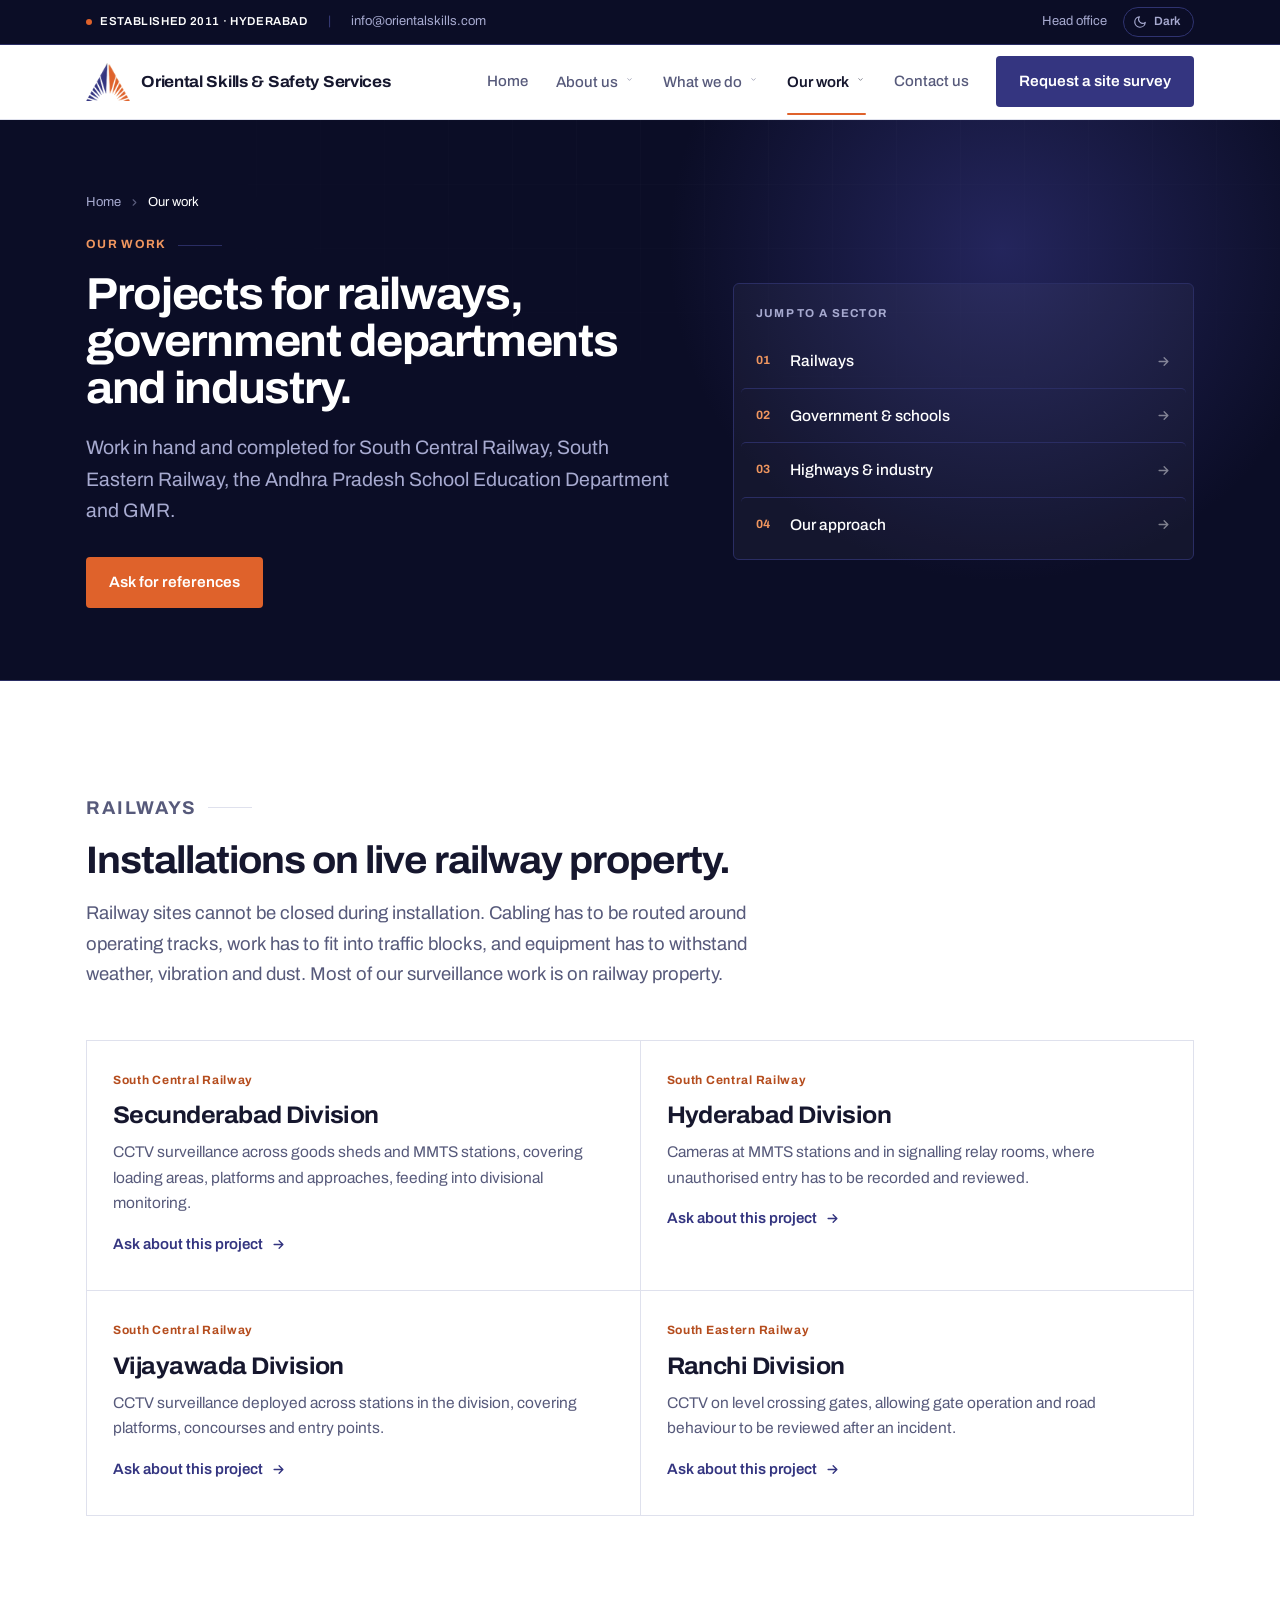
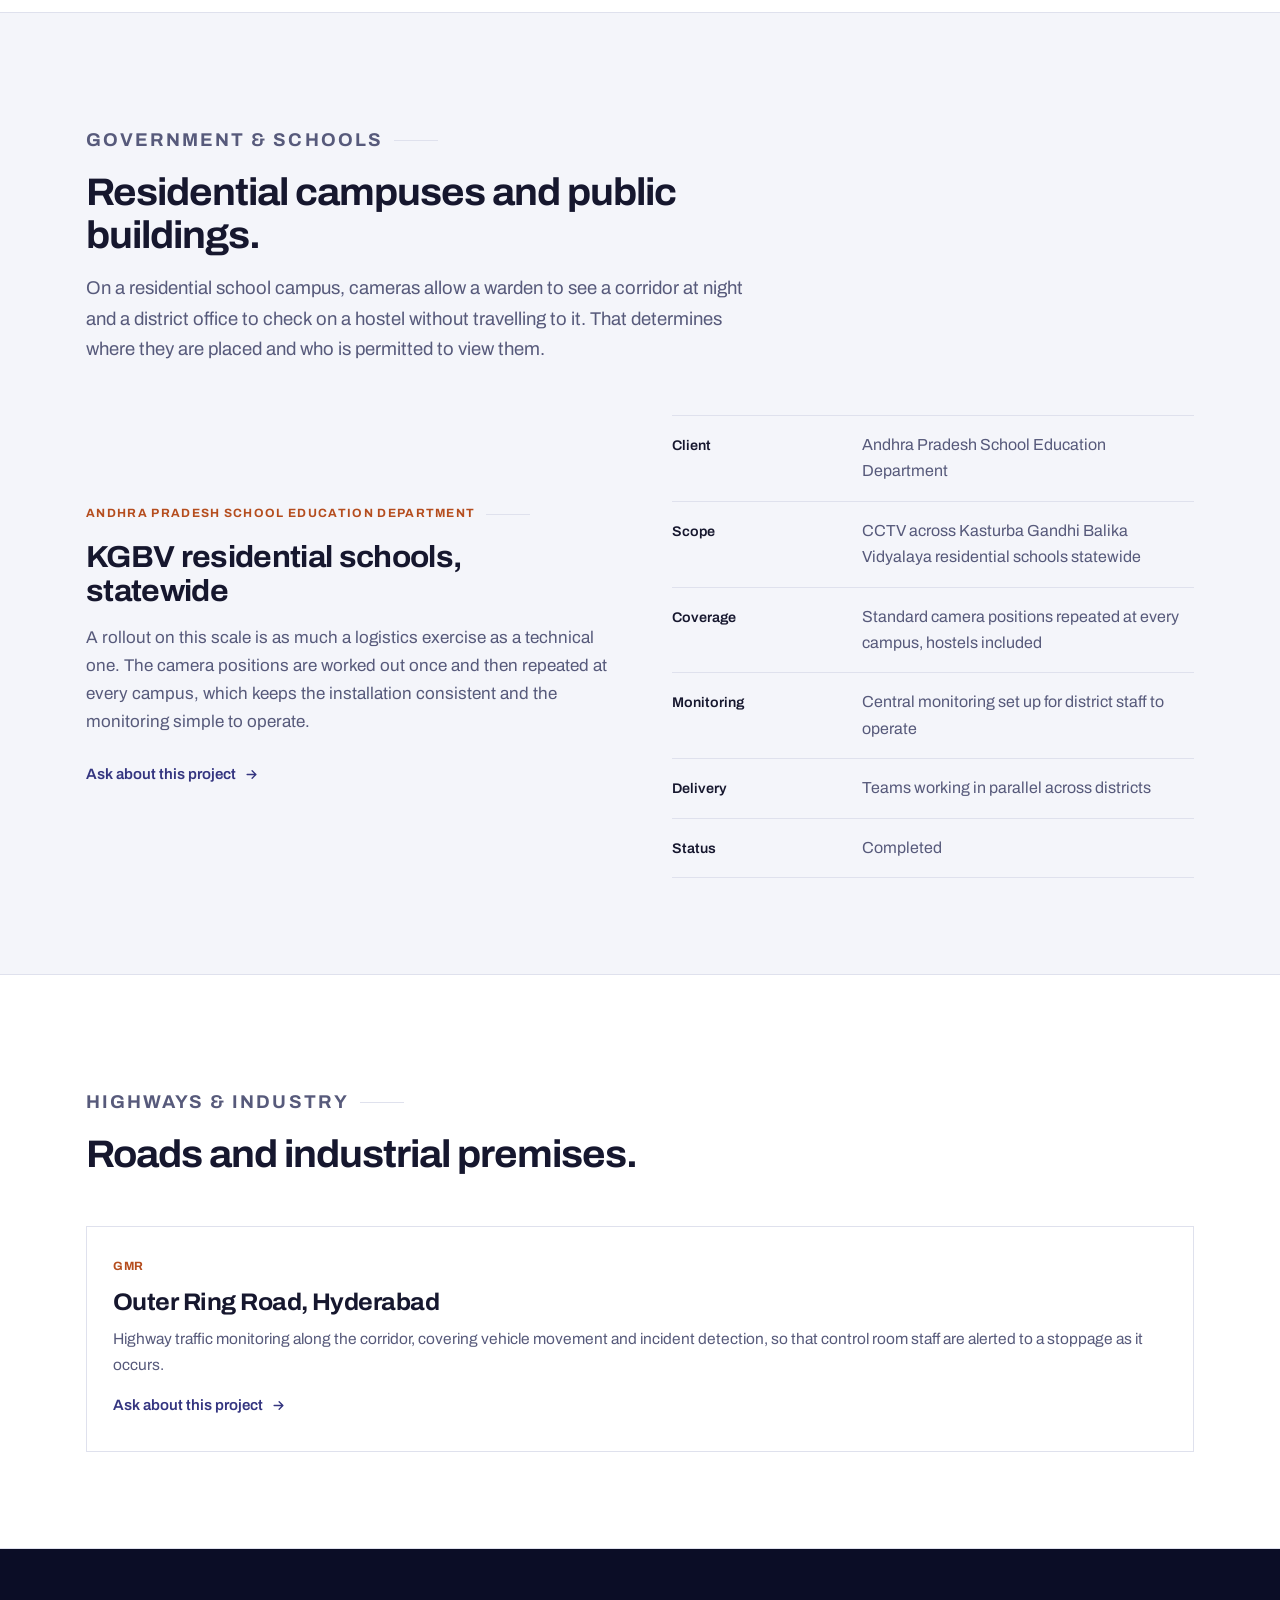
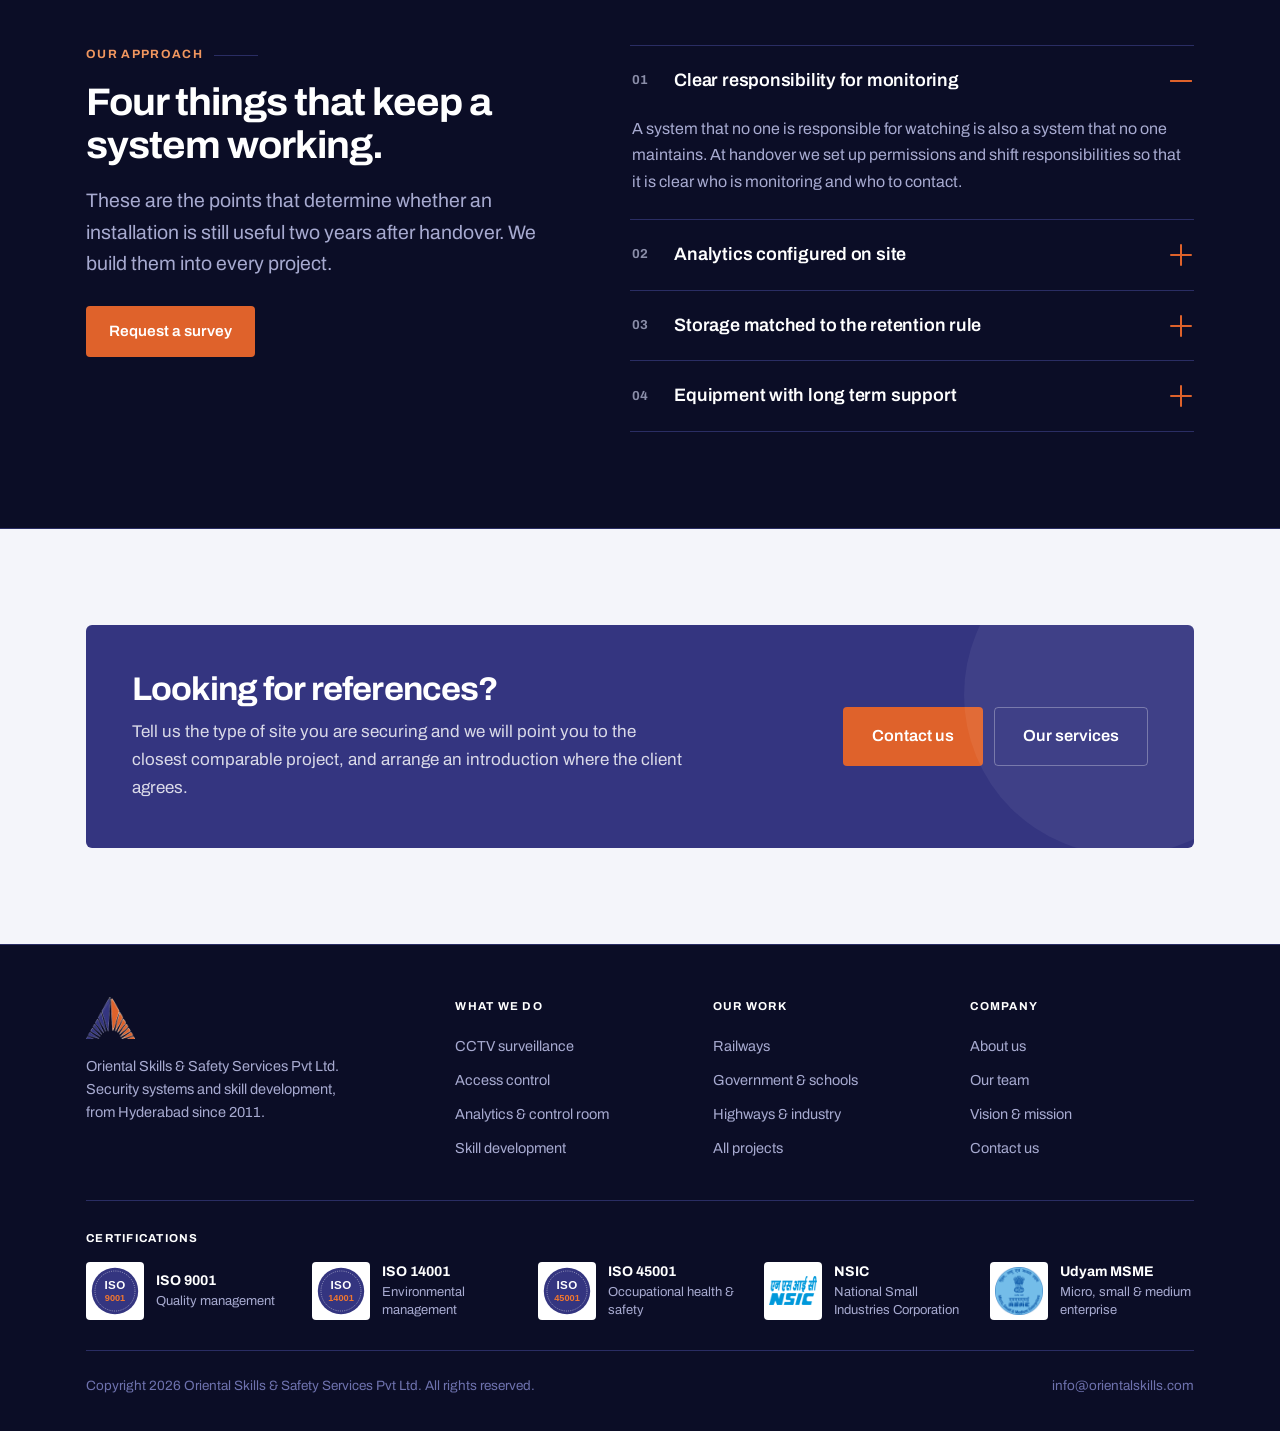
<file: projects.html>
<!DOCTYPE html>
<!--
  GENERATED FILE - DO NOT EDIT.
  Every edit here is overwritten the next time the site is built,
  including by the GitHub Pages workflow, so a change made here
  disappears from the live site without any error.

  Edit _bodies/projects.html for this page's content,
  or _parts/header.html and _parts/footer.html for the menu and
  footer, then run: python build.py
-->
<html lang="en" data-theme="light">
<head>
<meta charset="utf-8">
<meta name="viewport" content="width=device-width, initial-scale=1">
<title>Our work: railways, government and industry | OSSS</title>
<meta name="description" content="CCTV and security systems in service for South Central Railway, South Eastern Railway, the AP School Education Department and GMR.">
<meta name="keywords" content="CCTV Hyderabad, access control systems India, ANPR, video analytics, biometric access control, railway CCTV, skill development training, Oriental Skills and Safety Services, OSSS">
<meta name="robots" content="index, follow">
<meta name="theme-color" content="#0B0D26">
<meta property="og:title" content="Oriental Skills &amp; Safety Services Pvt Ltd (OSSS)">
<meta property="og:description" content="CCTV and security systems in service for South Central Railway, South Eastern Railway, the AP School Education Department and GMR.">
<meta property="og:type" content="website">
<meta property="og:url" content="https://www.orientalskills.com/projects.html">
<meta property="og:image" content="https://www.orientalskills.com/assets/osss-lockup.png">
<link rel="canonical" href="https://www.orientalskills.com/projects.html">
<link rel="icon" href="assets/osss-mark.png">
<link rel="apple-touch-icon" href="assets/osss-mark.png">
<script>
  document.documentElement.className += ' js';
  try {
    var t = localStorage.getItem('osss-theme');
    if (!t) t = window.matchMedia('(prefers-color-scheme: dark)').matches ? 'dark' : 'light';
    document.documentElement.setAttribute('data-theme', t);
  } catch (e) {}
</script>
<link rel="preconnect" href="https://fonts.googleapis.com">
<link rel="preconnect" href="https://fonts.gstatic.com" crossorigin>
<link href="https://fonts.googleapis.com/css2?family=Archivo:wdth,wght@62..125,400..800&display=swap" rel="stylesheet">
<link rel="stylesheet" href="assets/css/site.css">
</head>
<body>
<a class="skip" href="#main">Skip to content</a>
<div class="prog"></div>

<!-- ══════════ UTILITY BAR ══════════ -->
<div class="util">
  <div class="util-in">
    <span class="est"><i></i>Established 2011 · Hyderabad</span>
    <span class="sep hide-sm">|</span>
    <a class="hide-sm" href="mailto:info@orientalskills.com">info@orientalskills.com</a>
    <span class="right">
      <a class="hide-sm" href="contact.html">Head office</a>
      <button class="tt" type="button" aria-label="Switch to dark theme">
        <svg class="i-moon" viewBox="0 0 24 24" fill="none" stroke="currentColor" stroke-width="2" stroke-linecap="round" stroke-linejoin="round" aria-hidden="true"><path d="M21 12.8A9 9 0 1 1 11.2 3a7 7 0 0 0 9.8 9.8z"/></svg>
        <svg class="i-sun" viewBox="0 0 24 24" fill="none" stroke="currentColor" stroke-width="2" stroke-linecap="round" stroke-linejoin="round" aria-hidden="true"><circle cx="12" cy="12" r="4.2"/><path d="M12 2v2M12 20v2M4.9 4.9l1.4 1.4M17.7 17.7l1.4 1.4M2 12h2M20 12h2M4.9 19.1l1.4-1.4M17.7 6.3l1.4-1.4"/></svg>
        <span class="lbl-d">Dark</span><span class="lbl-l">Light</span>
      </button>
    </span>
  </div>
</div>

<!-- ══════════ HEADER ══════════ -->
<header class="top">
  <div class="top-in">
    <a class="logo" href="index.html">
      <img src="assets/osss-mark.png" alt="OSSS">
      <span class="nm">Oriental Skills &amp; Safety Services</span>
    </a>

    <button class="burger" id="burger" aria-expanded="false" aria-controls="nav">
      <span class="bars"><i></i></span> Menu
    </button>

    <nav class="nav" id="nav" aria-label="Main">
      <div class="item"><a class="nl" href="index.html">Home</a></div>

      <div class="item">
        <button class="nl" type="button" data-panel="p-about" data-owns="about.html" aria-expanded="false" aria-controls="p-about">
          About us
          <svg class="car" viewBox="0 0 24 24" fill="none" stroke="currentColor" stroke-width="2.4" stroke-linecap="round" stroke-linejoin="round" aria-hidden="true"><path d="m6 9 6 6 6-6"/></svg>
        </button>
        <div class="panel" id="p-about">
          <div class="panel-g">
            <a class="pi" href="about.html">
              <span class="pic"><svg viewBox="0 0 24 24" fill="none" stroke="currentColor" stroke-width="1.9" stroke-linecap="round" stroke-linejoin="round"><path d="M3 21h18M5 21V7l7-4 7 4v14M9 21v-5h6v5"/></svg></span>
              <span><b>Company profile</b><span>Who we are and what we have been doing since 2011.</span></span>
            </a>
            <a class="pi" href="about.html#leadership">
              <span class="pic"><svg viewBox="0 0 24 24" fill="none" stroke="currentColor" stroke-width="1.9" stroke-linecap="round" stroke-linejoin="round"><circle cx="9" cy="8" r="3.2"/><path d="M2.6 20a6.6 6.6 0 0 1 12.8 0M17 11.2a3 3 0 0 0 0-5.9M18.4 20a5.6 5.6 0 0 0-2.2-4.3"/></svg></span>
              <span><b>Our team</b><span>Directors and senior management.</span></span>
            </a>
            <a class="pi" href="about.html#values">
              <span class="pic"><svg viewBox="0 0 24 24" fill="none" stroke="currentColor" stroke-width="1.9" stroke-linecap="round" stroke-linejoin="round"><path d="M12 3l7.5 3.4v5.2c0 4.4-3.1 8.4-7.5 9.4-4.4-1-7.5-5-7.5-9.4V6.4z"/><path d="m9 12 2.2 2.2L15.4 10"/></svg></span>
              <span><b>Vision &amp; mission</b><span>What we are working towards.</span></span>
            </a>
            <a class="pi" href="about.html#why">
              <span class="pic"><svg viewBox="0 0 24 24" fill="none" stroke="currentColor" stroke-width="1.9" stroke-linecap="round" stroke-linejoin="round"><path d="M4 20V9M10 20V4M16 20v-7M22 20H2"/></svg></span>
              <span><b>Why work with us</b><span>How we run a job from survey to service.</span></span>
            </a>
          </div>
          <div class="panel-foot">
            <p>Headquartered in Hyderabad, taking up projects across India.</p>
            <a class="tlink" href="about.html">About the company <svg viewBox="0 0 24 24" fill="none" stroke="currentColor" stroke-width="2.2" stroke-linecap="round" stroke-linejoin="round"><path d="M5 12h13M13 6l6 6-6 6"/></svg></a>
          </div>
        </div>
      </div>

      <div class="item">
        <button class="nl" type="button" data-panel="p-serv" data-owns="security.html training.html" aria-expanded="false" aria-controls="p-serv">
          What we do
          <svg class="car" viewBox="0 0 24 24" fill="none" stroke="currentColor" stroke-width="2.4" stroke-linecap="round" stroke-linejoin="round" aria-hidden="true"><path d="m6 9 6 6 6-6"/></svg>
        </button>
        <div class="panel" id="p-serv">
          <div class="panel-g">
            <a class="pi" href="security.html#cctv">
              <span class="pic"><svg viewBox="0 0 24 24" fill="none" stroke="currentColor" stroke-width="1.9" stroke-linecap="round" stroke-linejoin="round"><path d="M3 7.6 17 4l1.6 5.8L4.6 13.4z"/><path d="M18.6 9.3 22 8.4 21 4.8l-3.4.9"/><path d="M7.5 12.6 8.8 17M6.4 21h6.5l-4.1-4"/></svg></span>
              <span><b>CCTV surveillance</b><span>Cameras, recording, video management and monitoring.</span></span>
            </a>
            <a class="pi" href="security.html#access">
              <span class="pic"><svg viewBox="0 0 24 24" fill="none" stroke="currentColor" stroke-width="1.9" stroke-linecap="round" stroke-linejoin="round"><rect x="3.5" y="2.6" width="12" height="18.8" rx="1.4"/><path d="M12.4 12h.02"/><rect x="17.4" y="8" width="4.4" height="7" rx="1"/><path d="M18.6 10.4h2M18.6 12.4h2"/></svg></span>
              <span><b>Access control</b><span>Biometrics, face, iris and cards at the door.</span></span>
            </a>
            <a class="pi" href="security.html#intelligence">
              <span class="pic"><svg viewBox="0 0 24 24" fill="none" stroke="currentColor" stroke-width="1.9" stroke-linecap="round" stroke-linejoin="round"><circle cx="12" cy="12" r="3"/><path d="M12 2v3M12 19v3M2 12h3M19 12h3M4.9 4.9l2.1 2.1M17 17l2.1 2.1M4.9 19.1 7 17M17 7l2.1-2.1"/></svg></span>
              <span><b>Analytics &amp; control room</b><span>ANPR, alerts and one view of cameras and doors.</span></span>
            </a>
            <a class="pi" href="training.html">
              <span class="pic"><svg viewBox="0 0 24 24" fill="none" stroke="currentColor" stroke-width="1.9" stroke-linecap="round" stroke-linejoin="round"><path d="M12 3.4 2.6 8 12 12.6 21.4 8z"/><path d="M6.2 10.2v5c0 1.7 2.6 3 5.8 3s5.8-1.3 5.8-3v-5"/><path d="M20 9v5"/></svg></span>
              <span><b>Skill development</b><span>Vocational and technical training since 2011.</span></span>
            </a>
          </div>
          <div class="panel-foot">
            <p>Supply, installation, commissioning and maintenance as a one stop solution.</p>
            <a class="tlink" href="security.html">Security systems <svg viewBox="0 0 24 24" fill="none" stroke="currentColor" stroke-width="2.2" stroke-linecap="round" stroke-linejoin="round"><path d="M5 12h13M13 6l6 6-6 6"/></svg></a>
          </div>
        </div>
      </div>

      <div class="item">
        <button class="nl" type="button" data-panel="p-work" data-owns="projects.html" aria-expanded="false" aria-controls="p-work">
          Our work
          <svg class="car" viewBox="0 0 24 24" fill="none" stroke="currentColor" stroke-width="2.4" stroke-linecap="round" stroke-linejoin="round" aria-hidden="true"><path d="m6 9 6 6 6-6"/></svg>
        </button>
        <div class="panel right" id="p-work">
          <div class="panel-g">
            <a class="pi" href="projects.html#railways">
              <span class="pic"><svg viewBox="0 0 24 24" fill="none" stroke="currentColor" stroke-width="1.9" stroke-linecap="round" stroke-linejoin="round"><rect x="5" y="3" width="14" height="13" rx="3"/><path d="M5 10h14M8.5 19.6 6 22M15.5 19.6 18 22M8 16h8"/><circle cx="8.6" cy="13" r=".6" fill="currentColor"/><circle cx="15.4" cy="13" r=".6" fill="currentColor"/></svg></span>
              <span><b>Railways</b><span>Stations, goods sheds, relay rooms and level crossings.</span></span>
            </a>
            <a class="pi" href="projects.html#government">
              <span class="pic"><svg viewBox="0 0 24 24" fill="none" stroke="currentColor" stroke-width="1.9" stroke-linecap="round" stroke-linejoin="round"><path d="M3 20h18M4 20V9.5L12 4l8 5.5V20M9.5 20v-5h5v5"/></svg></span>
              <span><b>Government &amp; schools</b><span>Residential schools and hostels for state departments.</span></span>
            </a>
            <a class="pi" href="projects.html#industry">
              <span class="pic"><svg viewBox="0 0 24 24" fill="none" stroke="currentColor" stroke-width="1.9" stroke-linecap="round" stroke-linejoin="round"><path d="M3 20h18M4 20v-9l5 3V11l5 3V11l6 3.4V20"/></svg></span>
              <span><b>Highways &amp; industry</b><span>Traffic monitoring and plant security.</span></span>
            </a>
            <a class="pi" href="projects.html">
              <span class="pic"><svg viewBox="0 0 24 24" fill="none" stroke="currentColor" stroke-width="1.9" stroke-linecap="round" stroke-linejoin="round"><path d="M4 5h16v14H4z"/><path d="M4 9.5h16M9 9.5V19"/></svg></span>
              <span><b>All projects</b><span>The full list of work in hand and completed.</span></span>
            </a>
          </div>
        </div>
      </div>

      <div class="item"><a class="nl" href="contact.html">Contact us</a></div>
      <a class="btn btn-p cta" href="contact.html">Request a site survey</a>
    </nav>
  </div>
</header>

<main id="main">

<!-- ══════════ PAGE HERO ══════════ -->
<section class="phero">
  <div class="grid-bg" aria-hidden="true"></div>
  <div class="glow" aria-hidden="true"></div>
  <div class="wrap">
    <nav class="crumb" aria-label="Breadcrumb">
      <a href="index.html">Home</a>
      <svg viewBox="0 0 24 24" fill="none" stroke="currentColor" stroke-width="2.4" stroke-linecap="round" stroke-linejoin="round" aria-hidden="true"><path d="m9 6 6 6-6 6"/></svg>
      <span class="now">Our work</span>
    </nav>
    <div class="phero-g">
      <div>
        <p class="eyebrow">Our work</p>
        <h1>Projects for railways, government departments and industry.</h1>
        <p class="lede">Work in hand and completed for South Central Railway, South Eastern Railway, the Andhra Pradesh School Education Department and GMR.</p>
        <div class="acts">
          <a class="btn btn-a" href="contact.html">Ask for references</a>
        </div>
      </div>
      <nav class="jump" aria-label="On this page">
        <p class="jt">Jump to a sector</p>
        <a href="#railways"><span class="n">01</span> Railways<svg class="ar" viewBox="0 0 24 24" fill="none" stroke="currentColor" stroke-width="2.2" stroke-linecap="round" stroke-linejoin="round"><path d="M5 12h13M13 6l6 6-6 6"/></svg></a>
        <a href="#government"><span class="n">02</span> Government &amp; schools<svg class="ar" viewBox="0 0 24 24" fill="none" stroke="currentColor" stroke-width="2.2" stroke-linecap="round" stroke-linejoin="round"><path d="M5 12h13M13 6l6 6-6 6"/></svg></a>
        <a href="#industry"><span class="n">03</span> Highways &amp; industry<svg class="ar" viewBox="0 0 24 24" fill="none" stroke="currentColor" stroke-width="2.2" stroke-linecap="round" stroke-linejoin="round"><path d="M5 12h13M13 6l6 6-6 6"/></svg></a>
        <a href="#lessons"><span class="n">04</span> Our approach<svg class="ar" viewBox="0 0 24 24" fill="none" stroke="currentColor" stroke-width="2.2" stroke-linecap="round" stroke-linejoin="round"><path d="M5 12h13M13 6l6 6-6 6"/></svg></a>
      </nav>
    </div>
  </div>
</section>

<!-- ══════════ RAILWAYS ══════════ -->
<section class="band" id="railways">
  <div class="wrap">
    <div class="sh up">
      <p class="eyebrow">Railways</p>
      <h2>Installations on live railway property.</h2>
      <p>Railway sites cannot be closed during installation. Cabling has to be routed around operating tracks, work has to fit into traffic blocks, and equipment has to withstand weather, vibration and dust. Most of our surveillance work is on railway property.</p>
    </div>

    <div class="cards c2 up">
      <a class="card" href="contact.html">
        <span class="n">South Central Railway</span>
        <h3>Secunderabad Division</h3>
        <p>CCTV surveillance across goods sheds and MMTS stations, covering loading areas, platforms and approaches, feeding into divisional monitoring.</p>
        <span class="tlink">Ask about this project <svg viewBox="0 0 24 24" fill="none" stroke="currentColor" stroke-width="2.2" stroke-linecap="round" stroke-linejoin="round"><path d="M5 12h13M13 6l6 6-6 6"/></svg></span>
      </a>
      <a class="card" href="contact.html">
        <span class="n">South Central Railway</span>
        <h3>Hyderabad Division</h3>
        <p>Cameras at MMTS stations and in signalling relay rooms, where unauthorised entry has to be recorded and reviewed.</p>
        <span class="tlink">Ask about this project <svg viewBox="0 0 24 24" fill="none" stroke="currentColor" stroke-width="2.2" stroke-linecap="round" stroke-linejoin="round"><path d="M5 12h13M13 6l6 6-6 6"/></svg></span>
      </a>
      <a class="card" href="contact.html">
        <span class="n">South Central Railway</span>
        <h3>Vijayawada Division</h3>
        <p>CCTV surveillance deployed across stations in the division, covering platforms, concourses and entry points.</p>
        <span class="tlink">Ask about this project <svg viewBox="0 0 24 24" fill="none" stroke="currentColor" stroke-width="2.2" stroke-linecap="round" stroke-linejoin="round"><path d="M5 12h13M13 6l6 6-6 6"/></svg></span>
      </a>
      <a class="card" href="contact.html">
        <span class="n">South Eastern Railway</span>
        <h3>Ranchi Division</h3>
        <p>CCTV on level crossing gates, allowing gate operation and road behaviour to be reviewed after an incident.</p>
        <span class="tlink">Ask about this project <svg viewBox="0 0 24 24" fill="none" stroke="currentColor" stroke-width="2.2" stroke-linecap="round" stroke-linejoin="round"><path d="M5 12h13M13 6l6 6-6 6"/></svg></span>
      </a>
    </div>

  </div>
</section>

<!-- ══════════ GOVERNMENT & SCHOOLS ══════════ -->
<section class="band alt" id="government">
  <div class="wrap">
    <div class="sh up">
      <p class="eyebrow">Government &amp; schools</p>
      <h2>Residential campuses and public buildings.</h2>
      <p>On a residential school campus, cameras allow a warden to see a corridor at night and a district office to check on a hostel without travelling to it. That determines where they are placed and who is permitted to view them.</p>
    </div>

    <div class="split even up" style="align-items:center">
      <div>
        <p class="eyebrow">Andhra Pradesh School Education Department</p>
        <h3 style="font-size:clamp(1.35rem,2.4vw,1.9rem);margin-bottom:16px">KGBV residential schools, statewide</h3>
        <p class="muted">A rollout on this scale is as much a logistics exercise as a technical one. The camera positions are worked out once and then repeated at every campus, which keeps the installation consistent and the monitoring simple to operate.</p>
        <div style="margin-top:24px"><a class="tlink" href="contact.html">Ask about this project <svg viewBox="0 0 24 24" fill="none" stroke="currentColor" stroke-width="2.2" stroke-linecap="round" stroke-linejoin="round"><path d="M5 12h13M13 6l6 6-6 6"/></svg></a></div>
      </div>
      <div class="rows">
        <div class="r"><span class="k">Client</span><span class="v">Andhra Pradesh School Education Department</span></div>
        <div class="r"><span class="k">Scope</span><span class="v">CCTV across Kasturba Gandhi Balika Vidyalaya residential schools statewide</span></div>
        <div class="r"><span class="k">Coverage</span><span class="v">Standard camera positions repeated at every campus, hostels included</span></div>
        <div class="r"><span class="k">Monitoring</span><span class="v">Central monitoring set up for district staff to operate</span></div>
        <div class="r"><span class="k">Delivery</span><span class="v">Teams working in parallel across districts</span></div>
        <div class="r"><span class="k">Status</span><span class="v">Completed</span></div>
      </div>
    </div>
  </div>
</section>

<!-- ══════════ HIGHWAYS & INDUSTRY ══════════ -->
<section class="band" id="industry">
  <div class="wrap">
    <div class="sh up">
      <p class="eyebrow">Highways &amp; industry</p>
      <h2>Roads and industrial premises.</h2>
    </div>

    <div class="cards up">
      <a class="card" href="contact.html">
        <span class="n">GMR</span>
        <h3>Outer Ring Road, Hyderabad</h3>
        <p>Highway traffic monitoring along the corridor, covering vehicle movement and incident detection, so that control room staff are alerted to a stoppage as it occurs.</p>
        <span class="tlink">Ask about this project <svg viewBox="0 0 24 24" fill="none" stroke="currentColor" stroke-width="2.2" stroke-linecap="round" stroke-linejoin="round"><path d="M5 12h13M13 6l6 6-6 6"/></svg></span>
      </a>
    </div>

  </div>
</section>

<!-- ══════════ APPROACH ══════════ -->
<section class="band ink" id="lessons">
  <div class="wrap">
    <div class="split up">
      <div>
        <p class="eyebrow">Our approach</p>
        <h2>Four things that keep a system working.</h2>
        <p class="lede" style="margin-top:18px">These are the points that determine whether an installation is still useful two years after handover. We build them into every project.</p>
        <div style="margin-top:26px"><a class="btn btn-a" href="contact.html">Request a survey</a></div>
      </div>
      <div class="acc" data-single>
        <div class="ai">
          <button class="ah" type="button" aria-expanded="true"><span class="nm">01</span> Clear responsibility for monitoring<span class="pm"></span></button>
          <div class="ab"><div class="in"><p>A system that no one is responsible for watching is also a system that no one maintains. At handover we set up permissions and shift responsibilities so that it is clear who is monitoring and who to contact.</p></div></div>
        </div>
        <div class="ai">
          <button class="ah" type="button" aria-expanded="false"><span class="nm">02</span> Analytics configured on site<span class="pm"></span></button>
          <div class="ab"><div class="in"><p>Analytics left at factory defaults will alert on a moving branch or a passing animal, and operators soon stop responding. We configure the rules against your own camera views before handover.</p></div></div>
        </div>
        <div class="ai">
          <button class="ah" type="button" aria-expanded="false"><span class="nm">03</span> Storage matched to the retention rule<span class="pm"></span></button>
          <div class="ab"><div class="in"><p>Recording is only useful for as long as it is retained. We size storage against the retention period you are required to hold, rather than the smallest disk that fits the quotation.</p></div></div>
        </div>
        <div class="ai">
          <button class="ah" type="button" aria-expanded="false"><span class="nm">04</span> Equipment with long term support<span class="pm"></span></button>
          <div class="ab"><div class="in"><p>Three years on, a camera fails and the model is discontinued. We favour equipment lines with long support periods, including Indian manufacturers, so that a replacement matches what is already installed.</p></div></div>
        </div>
      </div>
    </div>
  </div>
</section>

<!-- ══════════ CTA ══════════ -->
<section class="band last alt">
  <div class="wrap">
    <div class="cta-strip up">
      <div>
        <h2>Looking for references?</h2>
        <p>Tell us the type of site you are securing and we will point you to the closest comparable project, and arrange an introduction where the client agrees.</p>
      </div>
      <div class="acts">
        <a class="btn btn-a btn-lg" href="contact.html">Contact us</a>
        <a class="btn btn-g btn-lg" href="security.html">Our services</a>
      </div>
    </div>
  </div>
</section>

</main>

<!-- ══════════ FOOTER ══════════ -->
<footer>
  <div class="wrap">
    <div class="fgrid">
      <div>
        <img src="assets/osss-mark.png" alt="OSSS">
        <p style="margin:0;max-width:32ch;line-height:1.6">Oriental Skills &amp; Safety Services Pvt Ltd. Security systems and skill development, from Hyderabad since 2011.</p>
      </div>
      <div>
        <p class="ft">What we do</p>
        <a href="security.html#cctv">CCTV surveillance</a>
        <a href="security.html#access">Access control</a>
        <a href="security.html#intelligence">Analytics &amp; control room</a>
        <a href="training.html">Skill development</a>
      </div>
      <div>
        <p class="ft">Our work</p>
        <a href="projects.html#railways">Railways</a>
        <a href="projects.html#government">Government &amp; schools</a>
        <a href="projects.html#industry">Highways &amp; industry</a>
        <a href="projects.html">All projects</a>
      </div>
      <div>
        <p class="ft">Company</p>
        <a href="about.html">About us</a>
        <a href="about.html#leadership">Our team</a>
        <a href="about.html#values">Vision &amp; mission</a>
        <a href="contact.html">Contact us</a>
      </div>
    </div>
    <div class="fcert">
      <p class="ft">Certifications</p>
      <div class="certs">
        <div class="cert"><span class="lg"><img src="assets/cert-iso-9001.svg" alt="ISO 9001"></span><span><b>ISO 9001</b>Quality management</span></div>
        <div class="cert"><span class="lg"><img src="assets/cert-iso-14001.svg" alt="ISO 14001"></span><span><b>ISO 14001</b>Environmental management</span></div>
        <div class="cert"><span class="lg"><img src="assets/cert-iso-45001.svg" alt="ISO 45001"></span><span><b>ISO 45001</b>Occupational health &amp; safety</span></div>
        <div class="cert"><span class="lg"><img src="assets/cert-nsic.png" alt="NSIC"></span><span><b>NSIC</b>National Small Industries Corporation</span></div>
        <div class="cert"><span class="lg"><img src="assets/cert-msme.png" alt="MSME"></span><span><b>Udyam MSME</b>Micro, small &amp; medium enterprise</span></div>
      </div>
    </div>
    <div class="fbot">
      <span>Copyright <span class="this-year">2026</span> Oriental Skills &amp; Safety Services Pvt Ltd. All rights reserved.</span>
      <span class="r"><a href="mailto:info@orientalskills.com">info@orientalskills.com</a></span>
    </div>
  </div>
</footer>

<button class="totop" type="button" aria-label="Back to top">
  <svg viewBox="0 0 24 24" fill="none" stroke="currentColor" stroke-width="2.4" stroke-linecap="round" stroke-linejoin="round"><path d="M12 19V5M5 12l7-7 7 7"/></svg>
</button>

<script src="assets/js/site.js"></script>
</body>
</html>
</file>
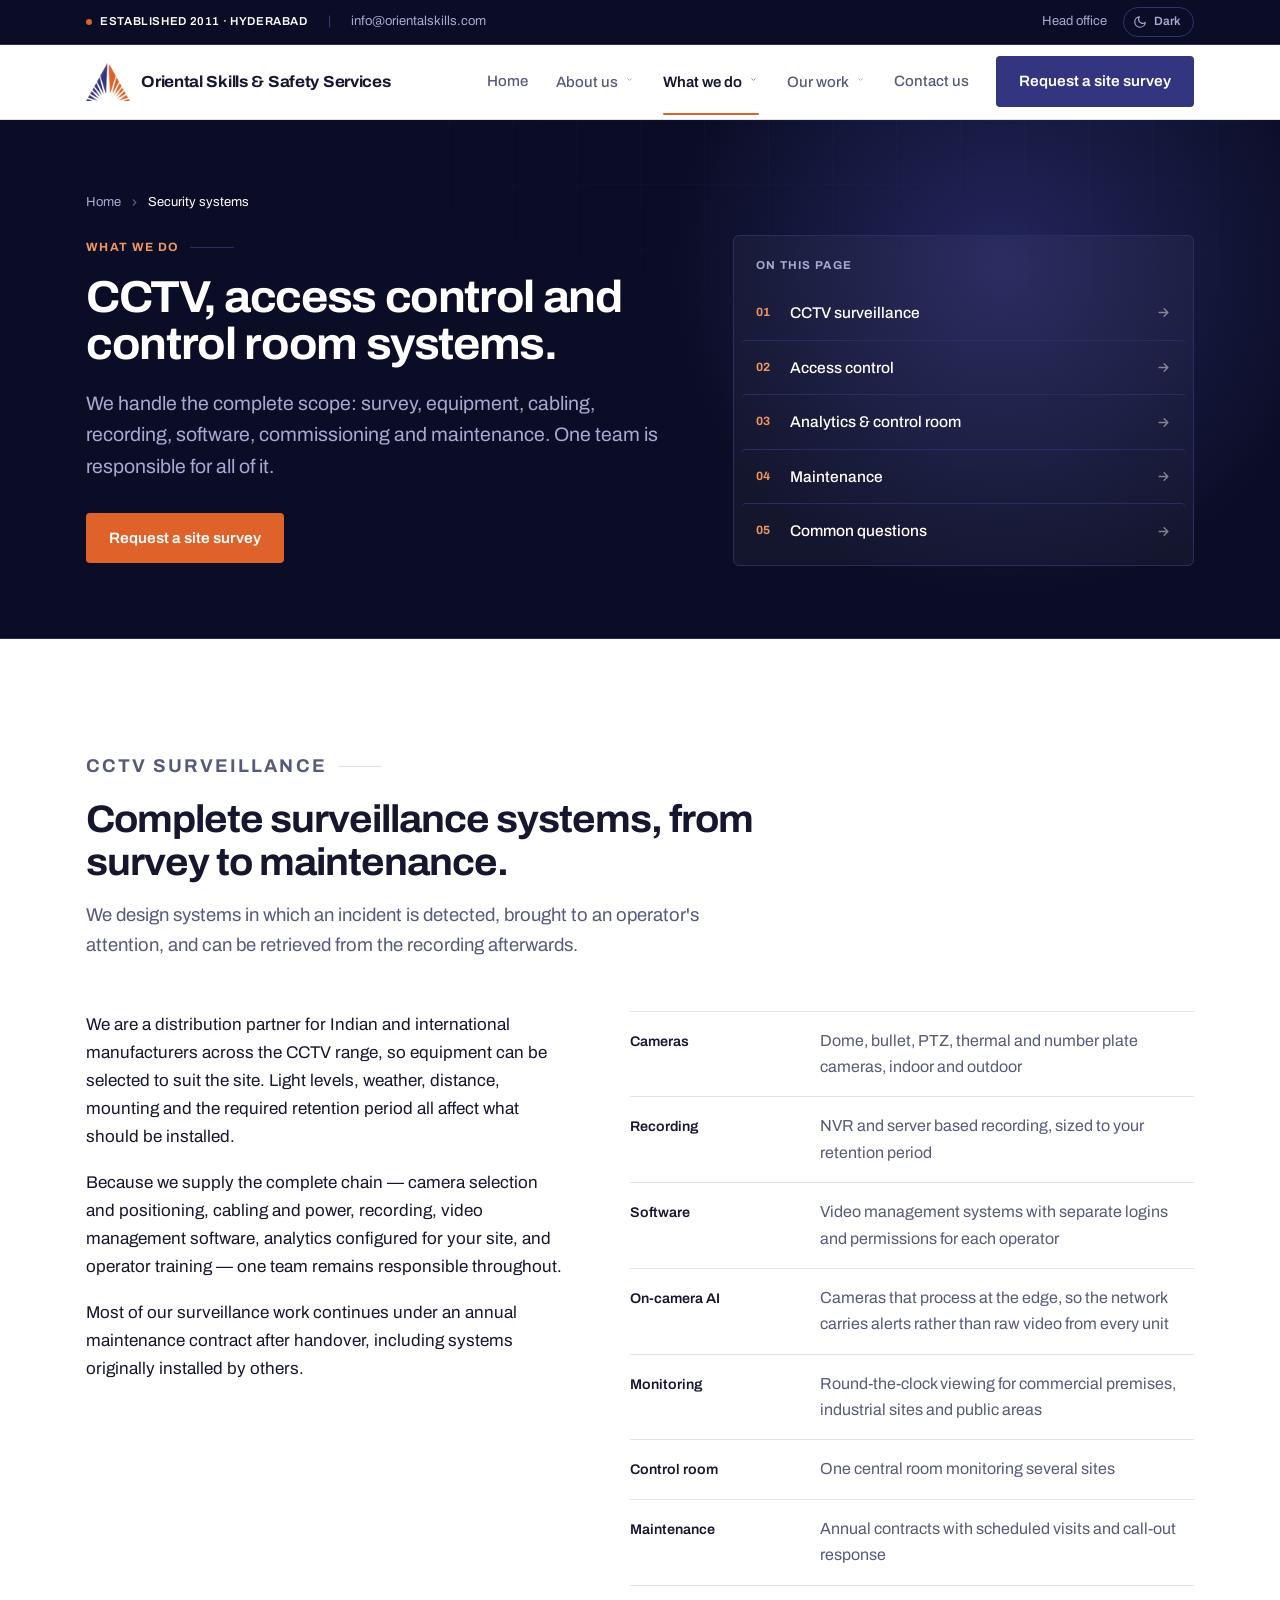
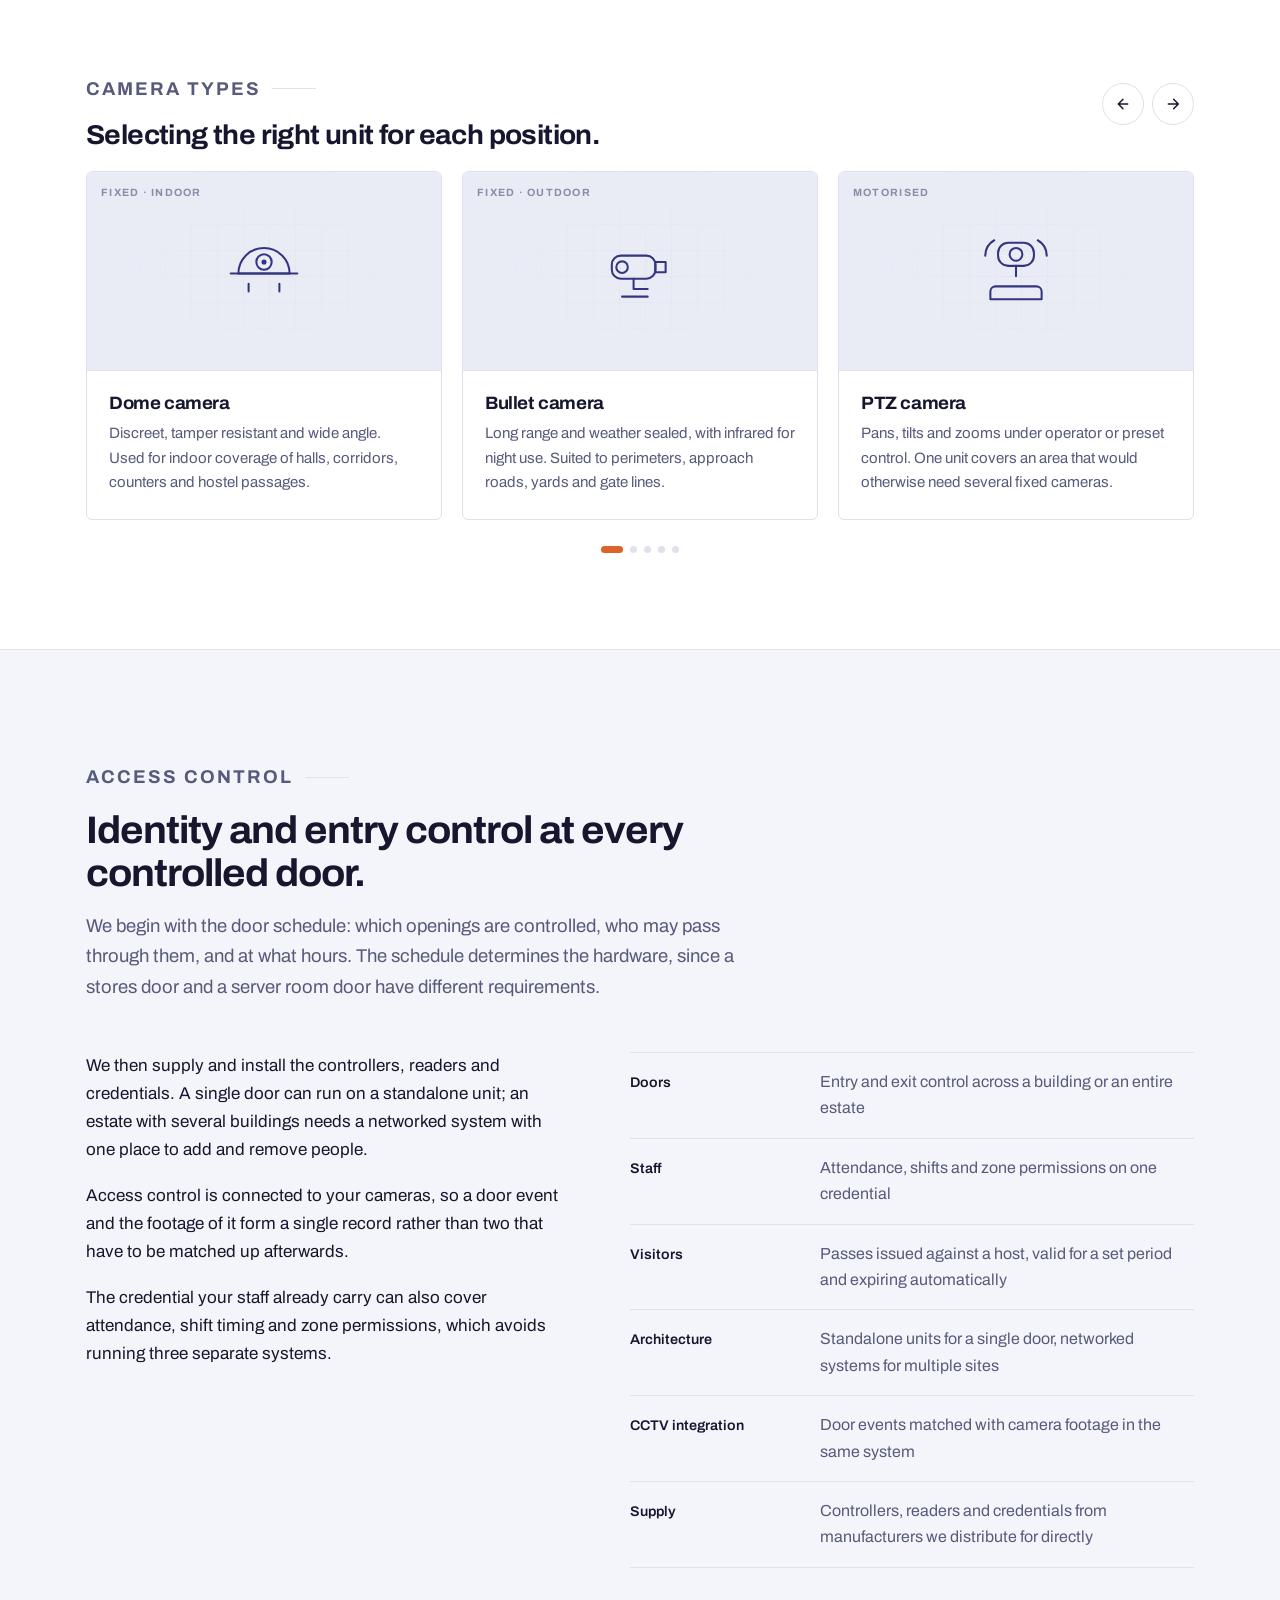
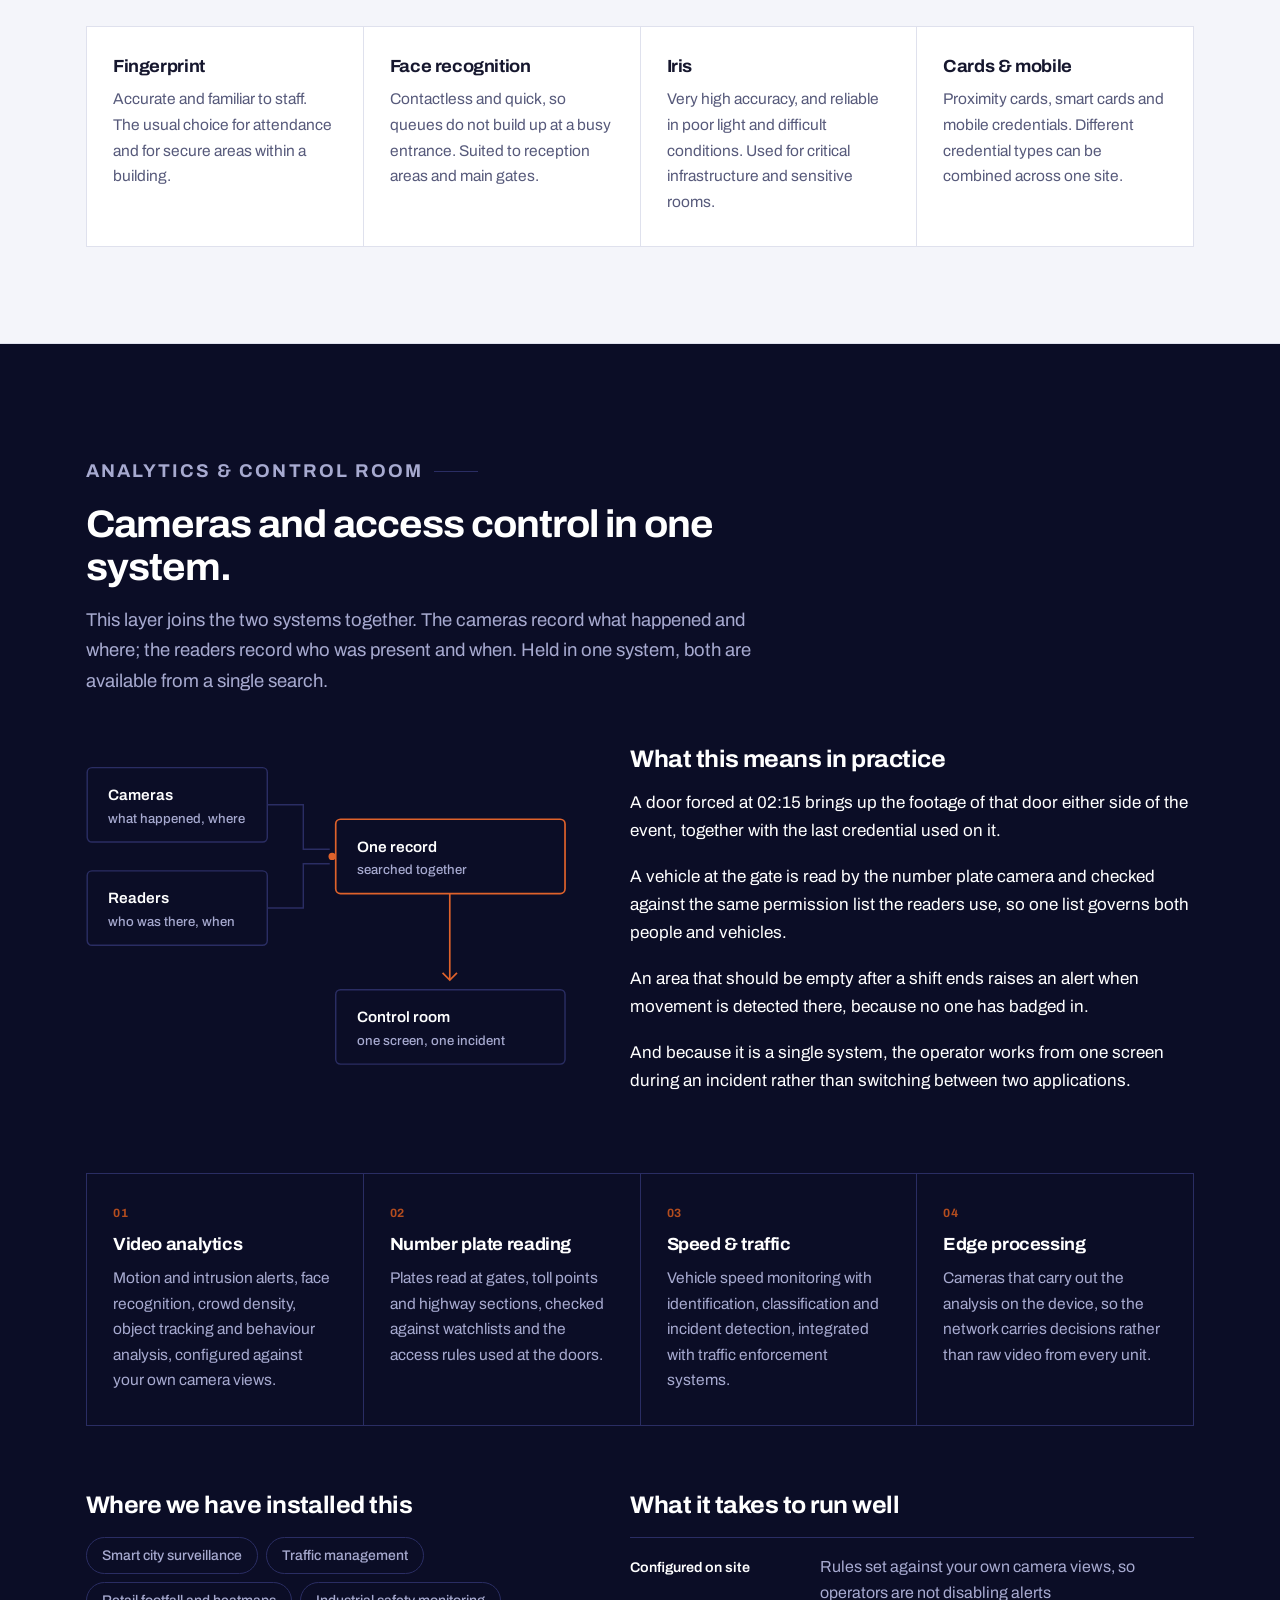
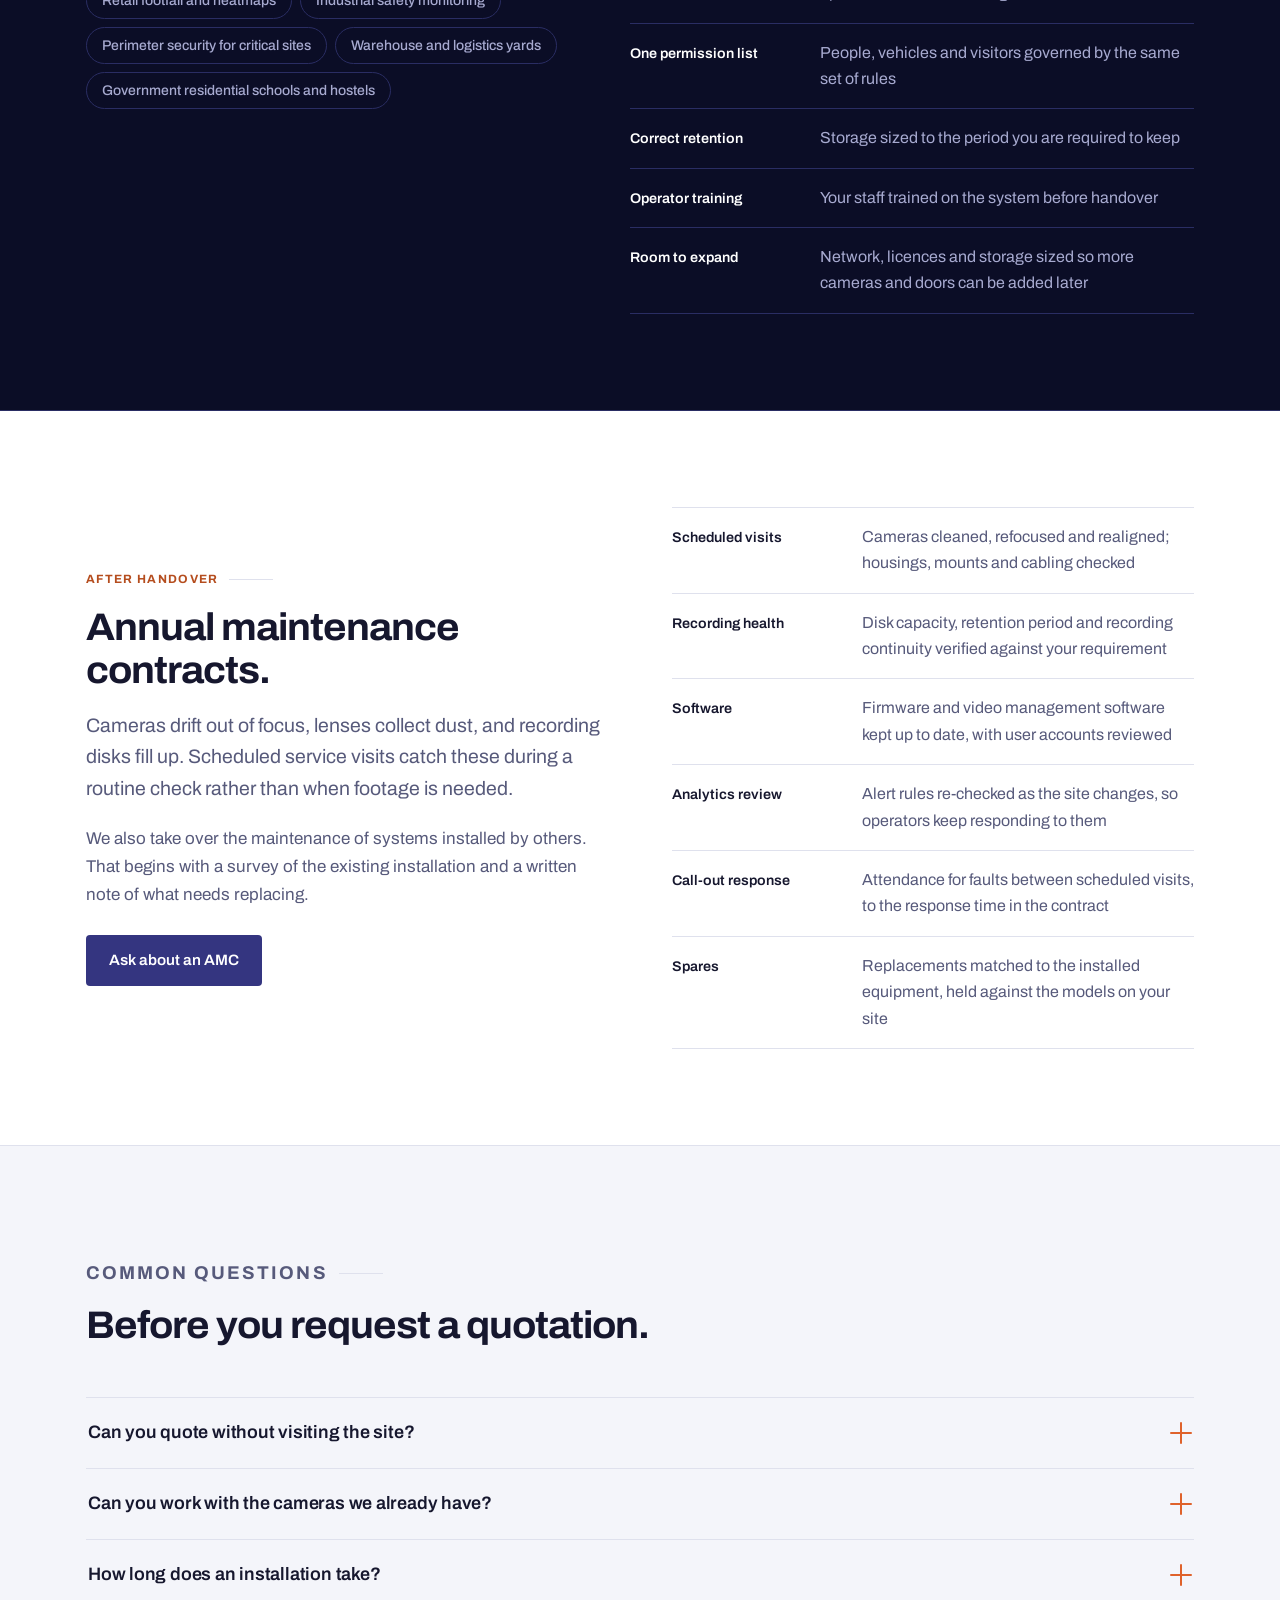
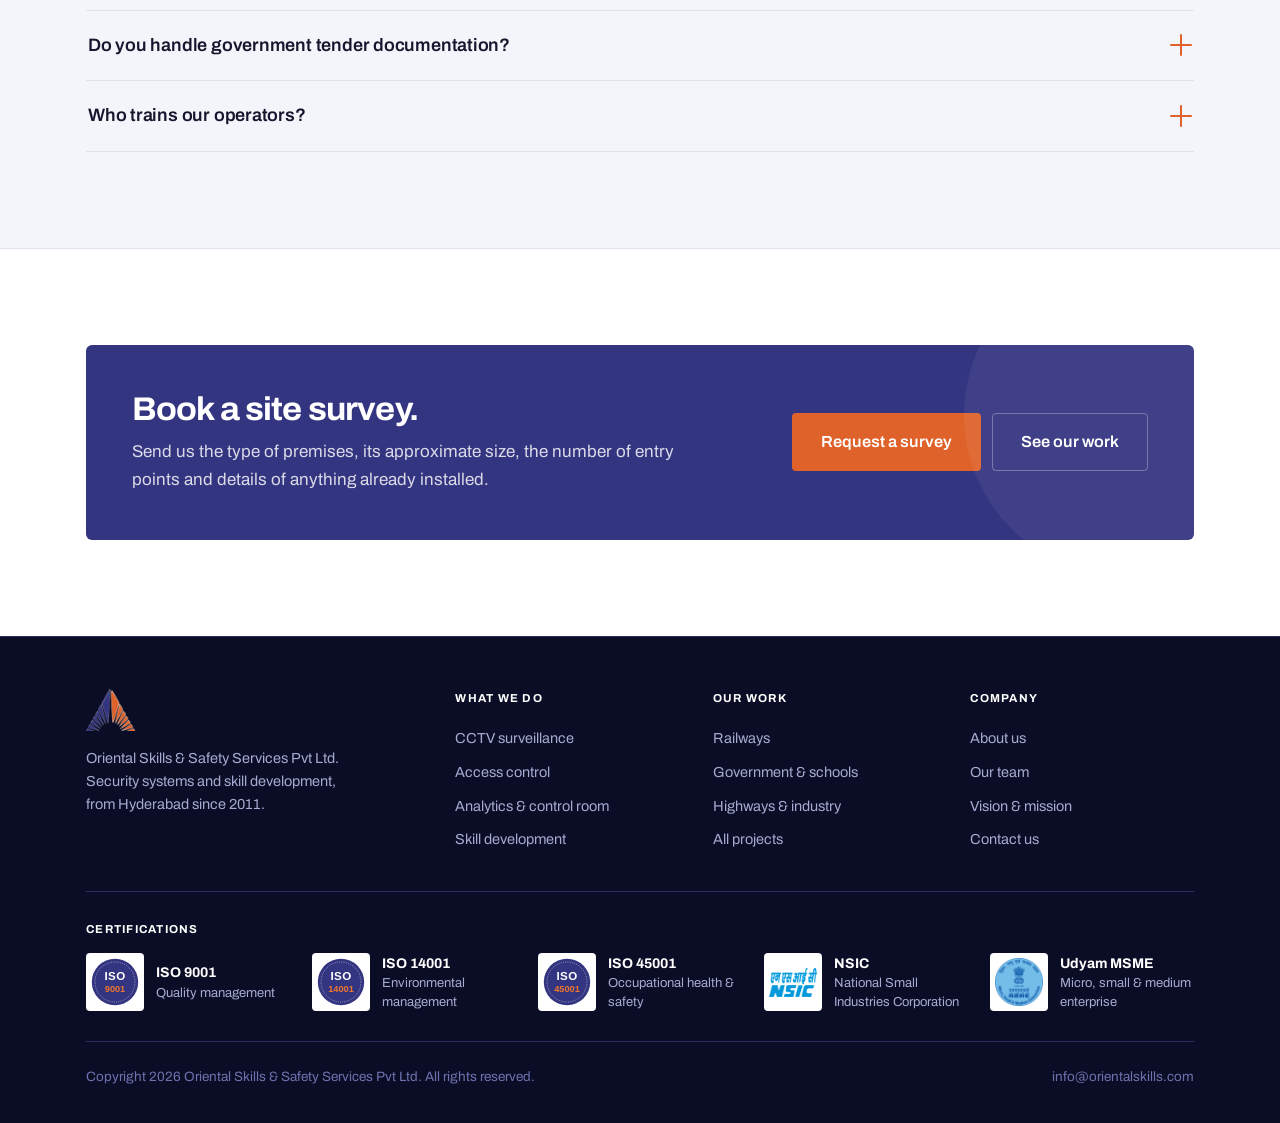
<file: security.html>
<!DOCTYPE html>
<!--
  GENERATED FILE - DO NOT EDIT.
  Every edit here is overwritten the next time the site is built,
  including by the GitHub Pages workflow, so a change made here
  disappears from the live site without any error.

  Edit _bodies/security.html for this page's content,
  or _parts/header.html and _parts/footer.html for the menu and
  footer, then run: python build.py
-->
<html lang="en" data-theme="light">
<head>
<meta charset="utf-8">
<meta name="viewport" content="width=device-width, initial-scale=1">
<title>Security systems: CCTV, access control and analytics | OSSS</title>
<meta name="description" content="CCTV surveillance, access control and control room analytics. Survey, supply, installation, commissioning and annual maintenance from one team.">
<meta name="keywords" content="CCTV Hyderabad, access control systems India, ANPR, video analytics, biometric access control, railway CCTV, skill development training, Oriental Skills and Safety Services, OSSS">
<meta name="robots" content="index, follow">
<meta name="theme-color" content="#0B0D26">
<meta property="og:title" content="Oriental Skills &amp; Safety Services Pvt Ltd (OSSS)">
<meta property="og:description" content="CCTV surveillance, access control and control room analytics. Survey, supply, installation, commissioning and annual maintenance from one team.">
<meta property="og:type" content="website">
<meta property="og:url" content="https://www.orientalskills.com/security.html">
<meta property="og:image" content="https://www.orientalskills.com/assets/osss-lockup.png">
<link rel="canonical" href="https://www.orientalskills.com/security.html">
<link rel="icon" href="assets/osss-mark.png">
<link rel="apple-touch-icon" href="assets/osss-mark.png">
<script>
  document.documentElement.className += ' js';
  try {
    var t = localStorage.getItem('osss-theme');
    if (!t) t = window.matchMedia('(prefers-color-scheme: dark)').matches ? 'dark' : 'light';
    document.documentElement.setAttribute('data-theme', t);
  } catch (e) {}
</script>
<link rel="preconnect" href="https://fonts.googleapis.com">
<link rel="preconnect" href="https://fonts.gstatic.com" crossorigin>
<link href="https://fonts.googleapis.com/css2?family=Archivo:wdth,wght@62..125,400..800&display=swap" rel="stylesheet">
<link rel="stylesheet" href="assets/css/site.css">
</head>
<body>
<a class="skip" href="#main">Skip to content</a>
<div class="prog"></div>

<!-- ══════════ UTILITY BAR ══════════ -->
<div class="util">
  <div class="util-in">
    <span class="est"><i></i>Established 2011 · Hyderabad</span>
    <span class="sep hide-sm">|</span>
    <a class="hide-sm" href="mailto:info@orientalskills.com">info@orientalskills.com</a>
    <span class="right">
      <a class="hide-sm" href="contact.html">Head office</a>
      <button class="tt" type="button" aria-label="Switch to dark theme">
        <svg class="i-moon" viewBox="0 0 24 24" fill="none" stroke="currentColor" stroke-width="2" stroke-linecap="round" stroke-linejoin="round" aria-hidden="true"><path d="M21 12.8A9 9 0 1 1 11.2 3a7 7 0 0 0 9.8 9.8z"/></svg>
        <svg class="i-sun" viewBox="0 0 24 24" fill="none" stroke="currentColor" stroke-width="2" stroke-linecap="round" stroke-linejoin="round" aria-hidden="true"><circle cx="12" cy="12" r="4.2"/><path d="M12 2v2M12 20v2M4.9 4.9l1.4 1.4M17.7 17.7l1.4 1.4M2 12h2M20 12h2M4.9 19.1l1.4-1.4M17.7 6.3l1.4-1.4"/></svg>
        <span class="lbl-d">Dark</span><span class="lbl-l">Light</span>
      </button>
    </span>
  </div>
</div>

<!-- ══════════ HEADER ══════════ -->
<header class="top">
  <div class="top-in">
    <a class="logo" href="index.html">
      <img src="assets/osss-mark.png" alt="OSSS">
      <span class="nm">Oriental Skills &amp; Safety Services</span>
    </a>

    <button class="burger" id="burger" aria-expanded="false" aria-controls="nav">
      <span class="bars"><i></i></span> Menu
    </button>

    <nav class="nav" id="nav" aria-label="Main">
      <div class="item"><a class="nl" href="index.html">Home</a></div>

      <div class="item">
        <button class="nl" type="button" data-panel="p-about" data-owns="about.html" aria-expanded="false" aria-controls="p-about">
          About us
          <svg class="car" viewBox="0 0 24 24" fill="none" stroke="currentColor" stroke-width="2.4" stroke-linecap="round" stroke-linejoin="round" aria-hidden="true"><path d="m6 9 6 6 6-6"/></svg>
        </button>
        <div class="panel" id="p-about">
          <div class="panel-g">
            <a class="pi" href="about.html">
              <span class="pic"><svg viewBox="0 0 24 24" fill="none" stroke="currentColor" stroke-width="1.9" stroke-linecap="round" stroke-linejoin="round"><path d="M3 21h18M5 21V7l7-4 7 4v14M9 21v-5h6v5"/></svg></span>
              <span><b>Company profile</b><span>Who we are and what we have been doing since 2011.</span></span>
            </a>
            <a class="pi" href="about.html#leadership">
              <span class="pic"><svg viewBox="0 0 24 24" fill="none" stroke="currentColor" stroke-width="1.9" stroke-linecap="round" stroke-linejoin="round"><circle cx="9" cy="8" r="3.2"/><path d="M2.6 20a6.6 6.6 0 0 1 12.8 0M17 11.2a3 3 0 0 0 0-5.9M18.4 20a5.6 5.6 0 0 0-2.2-4.3"/></svg></span>
              <span><b>Our team</b><span>Directors and senior management.</span></span>
            </a>
            <a class="pi" href="about.html#values">
              <span class="pic"><svg viewBox="0 0 24 24" fill="none" stroke="currentColor" stroke-width="1.9" stroke-linecap="round" stroke-linejoin="round"><path d="M12 3l7.5 3.4v5.2c0 4.4-3.1 8.4-7.5 9.4-4.4-1-7.5-5-7.5-9.4V6.4z"/><path d="m9 12 2.2 2.2L15.4 10"/></svg></span>
              <span><b>Vision &amp; mission</b><span>What we are working towards.</span></span>
            </a>
            <a class="pi" href="about.html#why">
              <span class="pic"><svg viewBox="0 0 24 24" fill="none" stroke="currentColor" stroke-width="1.9" stroke-linecap="round" stroke-linejoin="round"><path d="M4 20V9M10 20V4M16 20v-7M22 20H2"/></svg></span>
              <span><b>Why work with us</b><span>How we run a job from survey to service.</span></span>
            </a>
          </div>
          <div class="panel-foot">
            <p>Headquartered in Hyderabad, taking up projects across India.</p>
            <a class="tlink" href="about.html">About the company <svg viewBox="0 0 24 24" fill="none" stroke="currentColor" stroke-width="2.2" stroke-linecap="round" stroke-linejoin="round"><path d="M5 12h13M13 6l6 6-6 6"/></svg></a>
          </div>
        </div>
      </div>

      <div class="item">
        <button class="nl" type="button" data-panel="p-serv" data-owns="security.html training.html" aria-expanded="false" aria-controls="p-serv">
          What we do
          <svg class="car" viewBox="0 0 24 24" fill="none" stroke="currentColor" stroke-width="2.4" stroke-linecap="round" stroke-linejoin="round" aria-hidden="true"><path d="m6 9 6 6 6-6"/></svg>
        </button>
        <div class="panel" id="p-serv">
          <div class="panel-g">
            <a class="pi" href="security.html#cctv">
              <span class="pic"><svg viewBox="0 0 24 24" fill="none" stroke="currentColor" stroke-width="1.9" stroke-linecap="round" stroke-linejoin="round"><path d="M3 7.6 17 4l1.6 5.8L4.6 13.4z"/><path d="M18.6 9.3 22 8.4 21 4.8l-3.4.9"/><path d="M7.5 12.6 8.8 17M6.4 21h6.5l-4.1-4"/></svg></span>
              <span><b>CCTV surveillance</b><span>Cameras, recording, video management and monitoring.</span></span>
            </a>
            <a class="pi" href="security.html#access">
              <span class="pic"><svg viewBox="0 0 24 24" fill="none" stroke="currentColor" stroke-width="1.9" stroke-linecap="round" stroke-linejoin="round"><rect x="3.5" y="2.6" width="12" height="18.8" rx="1.4"/><path d="M12.4 12h.02"/><rect x="17.4" y="8" width="4.4" height="7" rx="1"/><path d="M18.6 10.4h2M18.6 12.4h2"/></svg></span>
              <span><b>Access control</b><span>Biometrics, face, iris and cards at the door.</span></span>
            </a>
            <a class="pi" href="security.html#intelligence">
              <span class="pic"><svg viewBox="0 0 24 24" fill="none" stroke="currentColor" stroke-width="1.9" stroke-linecap="round" stroke-linejoin="round"><circle cx="12" cy="12" r="3"/><path d="M12 2v3M12 19v3M2 12h3M19 12h3M4.9 4.9l2.1 2.1M17 17l2.1 2.1M4.9 19.1 7 17M17 7l2.1-2.1"/></svg></span>
              <span><b>Analytics &amp; control room</b><span>ANPR, alerts and one view of cameras and doors.</span></span>
            </a>
            <a class="pi" href="training.html">
              <span class="pic"><svg viewBox="0 0 24 24" fill="none" stroke="currentColor" stroke-width="1.9" stroke-linecap="round" stroke-linejoin="round"><path d="M12 3.4 2.6 8 12 12.6 21.4 8z"/><path d="M6.2 10.2v5c0 1.7 2.6 3 5.8 3s5.8-1.3 5.8-3v-5"/><path d="M20 9v5"/></svg></span>
              <span><b>Skill development</b><span>Vocational and technical training since 2011.</span></span>
            </a>
          </div>
          <div class="panel-foot">
            <p>Supply, installation, commissioning and maintenance as a one stop solution.</p>
            <a class="tlink" href="security.html">Security systems <svg viewBox="0 0 24 24" fill="none" stroke="currentColor" stroke-width="2.2" stroke-linecap="round" stroke-linejoin="round"><path d="M5 12h13M13 6l6 6-6 6"/></svg></a>
          </div>
        </div>
      </div>

      <div class="item">
        <button class="nl" type="button" data-panel="p-work" data-owns="projects.html" aria-expanded="false" aria-controls="p-work">
          Our work
          <svg class="car" viewBox="0 0 24 24" fill="none" stroke="currentColor" stroke-width="2.4" stroke-linecap="round" stroke-linejoin="round" aria-hidden="true"><path d="m6 9 6 6 6-6"/></svg>
        </button>
        <div class="panel right" id="p-work">
          <div class="panel-g">
            <a class="pi" href="projects.html#railways">
              <span class="pic"><svg viewBox="0 0 24 24" fill="none" stroke="currentColor" stroke-width="1.9" stroke-linecap="round" stroke-linejoin="round"><rect x="5" y="3" width="14" height="13" rx="3"/><path d="M5 10h14M8.5 19.6 6 22M15.5 19.6 18 22M8 16h8"/><circle cx="8.6" cy="13" r=".6" fill="currentColor"/><circle cx="15.4" cy="13" r=".6" fill="currentColor"/></svg></span>
              <span><b>Railways</b><span>Stations, goods sheds, relay rooms and level crossings.</span></span>
            </a>
            <a class="pi" href="projects.html#government">
              <span class="pic"><svg viewBox="0 0 24 24" fill="none" stroke="currentColor" stroke-width="1.9" stroke-linecap="round" stroke-linejoin="round"><path d="M3 20h18M4 20V9.5L12 4l8 5.5V20M9.5 20v-5h5v5"/></svg></span>
              <span><b>Government &amp; schools</b><span>Residential schools and hostels for state departments.</span></span>
            </a>
            <a class="pi" href="projects.html#industry">
              <span class="pic"><svg viewBox="0 0 24 24" fill="none" stroke="currentColor" stroke-width="1.9" stroke-linecap="round" stroke-linejoin="round"><path d="M3 20h18M4 20v-9l5 3V11l5 3V11l6 3.4V20"/></svg></span>
              <span><b>Highways &amp; industry</b><span>Traffic monitoring and plant security.</span></span>
            </a>
            <a class="pi" href="projects.html">
              <span class="pic"><svg viewBox="0 0 24 24" fill="none" stroke="currentColor" stroke-width="1.9" stroke-linecap="round" stroke-linejoin="round"><path d="M4 5h16v14H4z"/><path d="M4 9.5h16M9 9.5V19"/></svg></span>
              <span><b>All projects</b><span>The full list of work in hand and completed.</span></span>
            </a>
          </div>
        </div>
      </div>

      <div class="item"><a class="nl" href="contact.html">Contact us</a></div>
      <a class="btn btn-p cta" href="contact.html">Request a site survey</a>
    </nav>
  </div>
</header>

<main id="main">

<!-- ══════════ PAGE HERO ══════════ -->
<section class="phero">
  <div class="grid-bg" aria-hidden="true"></div>
  <div class="glow" aria-hidden="true"></div>
  <div class="wrap">
    <nav class="crumb" aria-label="Breadcrumb">
      <a href="index.html">Home</a>
      <svg viewBox="0 0 24 24" fill="none" stroke="currentColor" stroke-width="2.4" stroke-linecap="round" stroke-linejoin="round" aria-hidden="true"><path d="m9 6 6 6-6 6"/></svg>
      <span class="now">Security systems</span>
    </nav>
    <div class="phero-g">
      <div>
        <p class="eyebrow">What we do</p>
        <h1>CCTV, access control and control room systems.</h1>
        <p class="lede">We handle the complete scope: survey, equipment, cabling, recording, software, commissioning and maintenance. One team is responsible for all of it.</p>
        <div class="acts">
          <a class="btn btn-a" href="contact.html">Request a site survey</a>
        </div>
      </div>
      <nav class="jump" aria-label="On this page">
        <p class="jt">On this page</p>
        <a href="#cctv"><span class="n">01</span> CCTV surveillance<svg class="ar" viewBox="0 0 24 24" fill="none" stroke="currentColor" stroke-width="2.2" stroke-linecap="round" stroke-linejoin="round"><path d="M5 12h13M13 6l6 6-6 6"/></svg></a>
        <a href="#access"><span class="n">02</span> Access control<svg class="ar" viewBox="0 0 24 24" fill="none" stroke="currentColor" stroke-width="2.2" stroke-linecap="round" stroke-linejoin="round"><path d="M5 12h13M13 6l6 6-6 6"/></svg></a>
        <a href="#intelligence"><span class="n">03</span> Analytics &amp; control room<svg class="ar" viewBox="0 0 24 24" fill="none" stroke="currentColor" stroke-width="2.2" stroke-linecap="round" stroke-linejoin="round"><path d="M5 12h13M13 6l6 6-6 6"/></svg></a>
        <a href="#maintenance"><span class="n">04</span> Maintenance<svg class="ar" viewBox="0 0 24 24" fill="none" stroke="currentColor" stroke-width="2.2" stroke-linecap="round" stroke-linejoin="round"><path d="M5 12h13M13 6l6 6-6 6"/></svg></a>
        <a href="#faq"><span class="n">05</span> Common questions<svg class="ar" viewBox="0 0 24 24" fill="none" stroke="currentColor" stroke-width="2.2" stroke-linecap="round" stroke-linejoin="round"><path d="M5 12h13M13 6l6 6-6 6"/></svg></a>
      </nav>
    </div>
  </div>
</section>

<!-- ══════════ CCTV ══════════ -->
<section class="band" id="cctv">
  <div class="wrap">
    <div class="sh up">
      <p class="eyebrow">CCTV surveillance</p>
      <h2>Complete surveillance systems, from survey to maintenance.</h2>
      <p>We design systems in which an incident is detected, brought to an operator's attention, and can be retrieved from the recording afterwards.</p>
    </div>

    <div class="split up">
      <div class="prose">
        <p>We are a distribution partner for Indian and international manufacturers across the CCTV range, so equipment can be selected to suit the site. Light levels, weather, distance, mounting and the required retention period all affect what should be installed.</p>
        <p>Because we supply the complete chain — camera selection and positioning, cabling and power, recording, video management software, analytics configured for your site, and operator training — one team remains responsible throughout.</p>
        <p style="margin-bottom:0">Most of our surveillance work continues under an annual maintenance contract after handover, including systems originally installed by others.</p>
      </div>
      <div class="rows">
        <div class="r"><span class="k">Cameras</span><span class="v">Dome, bullet, PTZ, thermal and number plate cameras, indoor and outdoor</span></div>
        <div class="r"><span class="k">Recording</span><span class="v">NVR and server based recording, sized to your retention period</span></div>
        <div class="r"><span class="k">Software</span><span class="v">Video management systems with separate logins and permissions for each operator</span></div>
        <div class="r"><span class="k">On-camera AI</span><span class="v">Cameras that process at the edge, so the network carries alerts rather than raw video from every unit</span></div>
        <div class="r"><span class="k">Monitoring</span><span class="v">Round-the-clock viewing for commercial premises, industrial sites and public areas</span></div>
        <div class="r"><span class="k">Control room</span><span class="v">One central room monitoring several sites</span></div>
        <div class="r"><span class="k">Maintenance</span><span class="v">Annual contracts with scheduled visits and call-out response</span></div>
      </div>
    </div>

    <!-- camera type carousel -->
    <div class="car-head up" style="margin-top:clamp(46px,6vw,72px)">
      <div class="sh" style="margin-bottom:0">
        <p class="eyebrow">Camera types</p>
        <h3 style="font-size:clamp(1.3rem,2.2vw,1.7rem)">Selecting the right unit for each position.</h3>
      </div>
      <div class="sp">
        <button class="cbtn" type="button" data-car="prev" aria-label="Previous"><svg viewBox="0 0 24 24" fill="none" stroke="currentColor" stroke-width="2.2" stroke-linecap="round" stroke-linejoin="round"><path d="M19 12H6M12 5l-7 7 7 7"/></svg></button>
        <button class="cbtn" type="button" data-car="next" aria-label="Next"><svg viewBox="0 0 24 24" fill="none" stroke="currentColor" stroke-width="2.2" stroke-linecap="round" stroke-linejoin="round"><path d="M5 12h13M13 5l7 7-7 7"/></svg></button>
      </div>
    </div>
    <div data-carousel>
      <div class="car c-3">
        <article class="slide">
          <div class="plate"><span class="lbl">Fixed · indoor</span><svg viewBox="0 0 64 64" fill="none" stroke="currentColor" stroke-width="1.6" stroke-linecap="round" stroke-linejoin="round" aria-hidden="true"><path d="M12 34h40a20 20 0 0 0-40 0z"/><path d="M6 34h52"/><circle cx="32" cy="25" r="6"/><circle cx="32" cy="25" r="2" fill="currentColor" stroke="none"/><path d="M20 42v6M44 42v6"/></svg></div>
          <div class="bd"><h4>Dome camera</h4><p>Discreet, tamper resistant and wide angle. Used for indoor coverage of halls, corridors, counters and hostel passages.</p></div>
        </article>
        <article class="slide">
          <div class="plate"><span class="lbl">Fixed · outdoor</span><svg viewBox="0 0 64 64" fill="none" stroke="currentColor" stroke-width="1.6" stroke-linecap="round" stroke-linejoin="round" aria-hidden="true"><rect x="10" y="20" width="34" height="18" rx="7"/><path d="M44 25h8v8h-8z"/><circle cx="18" cy="29" r="4.5"/><path d="M27 38v8M18 52h20M27 46h11"/></svg></div>
          <div class="bd"><h4>Bullet camera</h4><p>Long range and weather sealed, with infrared for night use. Suited to perimeters, approach roads, yards and gate lines.</p></div>
        </article>
        <article class="slide">
          <div class="plate"><span class="lbl">Motorised</span><svg viewBox="0 0 64 64" fill="none" stroke="currentColor" stroke-width="1.6" stroke-linecap="round" stroke-linejoin="round" aria-hidden="true"><rect x="18" y="10" width="28" height="18" rx="8"/><circle cx="32" cy="19" r="5"/><path d="M32 28v8M16 44h32a4 4 0 0 1 4 4v6H12v-6a4 4 0 0 1 4-4z"/><path d="M8 20a14 14 0 0 1 7-12M56 20a14 14 0 0 0-7-12"/></svg></div>
          <div class="bd"><h4>PTZ camera</h4><p>Pans, tilts and zooms under operator or preset control. One unit covers an area that would otherwise need several fixed cameras.</p></div>
        </article>
        <article class="slide">
          <div class="plate"><span class="lbl">Heat sensing</span><svg viewBox="0 0 64 64" fill="none" stroke="currentColor" stroke-width="1.6" stroke-linecap="round" stroke-linejoin="round" aria-hidden="true"><rect x="10" y="20" width="34" height="18" rx="4"/><path d="M44 25h8v8h-8z"/><circle cx="20" cy="29" r="5"/><path d="M27 38v8M16 52h22"/><path d="M50 44c3 3 3 7 0 10M56 42c5 5 5 12 0 17"/></svg></div>
          <div class="bd"><h4>Thermal camera</h4><p>Detects heat rather than light, so it works in complete darkness, smoke, dust and heavy weather. Used on perimeters and in plant areas.</p></div>
        </article>
        <article class="slide">
          <div class="plate"><span class="lbl">Plate reading</span><svg viewBox="0 0 64 64" fill="none" stroke="currentColor" stroke-width="1.6" stroke-linecap="round" stroke-linejoin="round" aria-hidden="true"><rect x="8" y="24" width="48" height="18" rx="3"/><path d="M17 33h4M27 33h4M37 33h4M47 33h2"/><path d="M8 50h48M20 18v-6M44 18v-6"/></svg></div>
          <div class="bd"><h4>Number plate camera</h4><p>Reads vehicle plates at gates, toll points and highway sections, and checks them against a list of permitted vehicles.</p></div>
        </article>
      </div>
      <div class="dots"></div>
    </div>
  </div>
</section>

<!-- ══════════ ACCESS CONTROL ══════════ -->
<section class="band alt" id="access">
  <div class="wrap">
    <div class="sh up">
      <p class="eyebrow">Access control</p>
      <h2>Identity and entry control at every controlled door.</h2>
      <p>We begin with the door schedule: which openings are controlled, who may pass through them, and at what hours. The schedule determines the hardware, since a stores door and a server room door have different requirements.</p>
    </div>

    <div class="split up">
      <div class="prose">
        <p>We then supply and install the controllers, readers and credentials. A single door can run on a standalone unit; an estate with several buildings needs a networked system with one place to add and remove people.</p>
        <p>Access control is connected to your cameras, so a door event and the footage of it form a single record rather than two that have to be matched up afterwards.</p>
        <p style="margin-bottom:0">The credential your staff already carry can also cover attendance, shift timing and zone permissions, which avoids running three separate systems.</p>
      </div>
      <div class="rows">
        <div class="r"><span class="k">Doors</span><span class="v">Entry and exit control across a building or an entire estate</span></div>
        <div class="r"><span class="k">Staff</span><span class="v">Attendance, shifts and zone permissions on one credential</span></div>
        <div class="r"><span class="k">Visitors</span><span class="v">Passes issued against a host, valid for a set period and expiring automatically</span></div>
        <div class="r"><span class="k">Architecture</span><span class="v">Standalone units for a single door, networked systems for multiple sites</span></div>
        <div class="r"><span class="k">CCTV integration</span><span class="v">Door events matched with camera footage in the same system</span></div>
        <div class="r"><span class="k">Supply</span><span class="v">Controllers, readers and credentials from manufacturers we distribute for directly</span></div>
      </div>
    </div>

    <div class="cards c4 up" style="margin-top:clamp(40px,5vw,58px)">
      <div class="card"><h4>Fingerprint</h4><p>Accurate and familiar to staff. The usual choice for attendance and for secure areas within a building.</p></div>
      <div class="card"><h4>Face recognition</h4><p>Contactless and quick, so queues do not build up at a busy entrance. Suited to reception areas and main gates.</p></div>
      <div class="card"><h4>Iris</h4><p>Very high accuracy, and reliable in poor light and difficult conditions. Used for critical infrastructure and sensitive rooms.</p></div>
      <div class="card"><h4>Cards &amp; mobile</h4><p>Proximity cards, smart cards and mobile credentials. Different credential types can be combined across one site.</p></div>
    </div>
  </div>
</section>

<!-- ══════════ INTELLIGENCE LAYER (CCTV + ACCESS COMBINED) ══════════ -->
<section class="band ink" id="intelligence">
  <div class="wrap">
    <div class="sh up">
      <p class="eyebrow">Analytics &amp; control room</p>
      <h2>Cameras and access control in one system.</h2>
      <p>This layer joins the two systems together. The cameras record what happened and where; the readers record who was present and when. Held in one system, both are available from a single search.</p>
    </div>

    <div class="split up" style="margin-bottom:clamp(44px,5.5vw,66px)">
      <figure style="margin:0">
        <svg class="diag" viewBox="0 0 400 300" role="img"
             aria-label="Cameras and access control readers both feed one combined record, which the control room works from.">
          <!-- inputs -->
          <rect class="bx" x="1" y="18" width="150" height="62" rx="4"/>
          <text class="tx" x="18" y="45">Cameras</text>
          <text class="tx-s" x="18" y="64">what happened, where</text>

          <rect class="bx" x="1" y="104" width="150" height="62" rx="4"/>
          <text class="tx" x="18" y="131">Readers</text>
          <text class="tx-s" x="18" y="150">who was there, when</text>

          <!-- both feed the same record -->
          <path class="ln" d="M151 49h30v37h22"/>
          <path class="ln" d="M151 135h30v-37h22"/>
          <circle class="dot" cx="205" cy="92" r="3"/>

          <rect class="bx-hi" x="208" y="61" width="191" height="62" rx="4"/>
          <text class="tx" x="226" y="88">One record</text>
          <text class="tx-s" x="226" y="107">searched together</text>

          <!-- read from the control room -->
          <path class="ln-hi" d="M303 123v72"/>
          <path class="ln-hi" d="M297 189l6 6 6-6"/>

          <rect class="bx" x="208" y="203" width="191" height="62" rx="4"/>
          <text class="tx" x="226" y="230">Control room</text>
          <text class="tx-s" x="226" y="249">one screen, one incident</text>
        </svg>
      </figure>
      <div class="prose">
        <h3 style="margin-bottom:16px">What this means in practice</h3>
        <p>A door forced at 02:15 brings up the footage of that door either side of the event, together with the last credential used on it.</p>
        <p>A vehicle at the gate is read by the number plate camera and checked against the same permission list the readers use, so one list governs both people and vehicles.</p>
        <p>An area that should be empty after a shift ends raises an alert when movement is detected there, because no one has badged in.</p>
        <p style="margin-bottom:0">And because it is a single system, the operator works from one screen during an incident rather than switching between two applications.</p>
      </div>
    </div>

    <div class="cards c4 up">
      <div class="card"><span class="n">01</span><h4>Video analytics</h4><p>Motion and intrusion alerts, face recognition, crowd density, object tracking and behaviour analysis, configured against your own camera views.</p></div>
      <div class="card"><span class="n">02</span><h4>Number plate reading</h4><p>Plates read at gates, toll points and highway sections, checked against watchlists and the access rules used at the doors.</p></div>
      <div class="card"><span class="n">03</span><h4>Speed &amp; traffic</h4><p>Vehicle speed monitoring with identification, classification and incident detection, integrated with traffic enforcement systems.</p></div>
      <div class="card"><span class="n">04</span><h4>Edge processing</h4><p>Cameras that carry out the analysis on the device, so the network carries decisions rather than raw video from every unit.</p></div>
    </div>

    <div class="split up" style="margin-top:clamp(44px,5.5vw,66px)">
      <div>
        <h3 style="margin-bottom:18px">Where we have installed this</h3>
        <ul class="pills">
          <li>Smart city surveillance</li>
          <li>Traffic management</li>
          <li>Retail footfall and heatmaps</li>
          <li>Industrial safety monitoring</li>
          <li>Perimeter security for critical sites</li>
          <li>Warehouse and logistics yards</li>
          <li>Government residential schools and hostels</li>
        </ul>
      </div>
      <div>
        <h3 style="margin-bottom:18px">What it takes to run well</h3>
        <div class="rows">
          <div class="r"><span class="k">Configured on site</span><span class="v">Rules set against your own camera views, so operators are not disabling alerts</span></div>
          <div class="r"><span class="k">One permission list</span><span class="v">People, vehicles and visitors governed by the same set of rules</span></div>
          <div class="r"><span class="k">Correct retention</span><span class="v">Storage sized to the period you are required to keep</span></div>
          <div class="r"><span class="k">Operator training</span><span class="v">Your staff trained on the system before handover</span></div>
          <div class="r"><span class="k">Room to expand</span><span class="v">Network, licences and storage sized so more cameras and doors can be added later</span></div>
        </div>
      </div>
    </div>
  </div>
</section>

<!-- ══════════ MAINTENANCE ══════════ -->
<section class="band" id="maintenance">
  <div class="wrap">
    <div class="split even up" style="align-items:center">
      <div>
        <p class="eyebrow">After handover</p>
        <h2>Annual maintenance contracts.</h2>
        <p class="lede" style="margin-top:18px">Cameras drift out of focus, lenses collect dust, and recording disks fill up. Scheduled service visits catch these during a routine check rather than when footage is needed.</p>
        <p class="muted" style="margin-top:16px">We also take over the maintenance of systems installed by others. That begins with a survey of the existing installation and a written note of what needs replacing.</p>
        <div style="margin-top:26px"><a class="btn btn-p" href="contact.html">Ask about an AMC</a></div>
      </div>
      <div class="rows">
        <div class="r"><span class="k">Scheduled visits</span><span class="v">Cameras cleaned, refocused and realigned; housings, mounts and cabling checked</span></div>
        <div class="r"><span class="k">Recording health</span><span class="v">Disk capacity, retention period and recording continuity verified against your requirement</span></div>
        <div class="r"><span class="k">Software</span><span class="v">Firmware and video management software kept up to date, with user accounts reviewed</span></div>
        <div class="r"><span class="k">Analytics review</span><span class="v">Alert rules re-checked as the site changes, so operators keep responding to them</span></div>
        <div class="r"><span class="k">Call-out response</span><span class="v">Attendance for faults between scheduled visits, to the response time in the contract</span></div>
        <div class="r"><span class="k">Spares</span><span class="v">Replacements matched to the installed equipment, held against the models on your site</span></div>
      </div>
    </div>
  </div>
</section>

<!-- ══════════ FAQ ══════════ -->
<section class="band alt" id="faq">
  <div class="wrap">
    <div class="sh up">
      <p class="eyebrow">Common questions</p>
      <h2>Before you request a quotation.</h2>
    </div>
    <div class="acc up" data-single>
      <div class="ai">
        <button class="ah" type="button" aria-expanded="false">Can you quote without visiting the site?<span class="pm"></span></button>
        <div class="ab"><div class="in"><p>We prefer not to. A quotation prepared from a floor plan usually misses cable routes, power points, mounting heights and existing wiring, and those are what change the price later. The survey is free and takes a few hours for most premises.</p></div></div>
      </div>
      <div class="ai">
        <button class="ah" type="button" aria-expanded="false">Can you work with the cameras we already have?<span class="pm"></span></button>
        <div class="ab"><div class="in"><p>Often, yes. We survey the existing installation and confirm in writing what can be retained, what is at the end of its life, and what will not integrate with the rest of the system.</p></div></div>
      </div>
      <div class="ai">
        <button class="ah" type="button" aria-expanded="false">How long does an installation take?<span class="pm"></span></button>
        <div class="ab"><div class="in"><p>It depends on the site and how much work can be done during operating hours. A schedule is issued with the quotation, and for sites that cannot be shut down we plan the work around your hours.</p></div></div>
      </div>
      <div class="ai">
        <button class="ah" type="button" aria-expanded="false">Do you handle government tender documentation?<span class="pm"></span></button>
        <div class="ab"><div class="in"><p>Yes. Much of our work is for railway divisions, state departments and defence establishments, so we are familiar with tender formats, technical specifications, inspection and local content requirements.</p></div></div>
      </div>
      <div class="ai">
        <button class="ah" type="button" aria-expanded="false">Who trains our operators?<span class="pm"></span></button>
        <div class="ab"><div class="in"><p>We do, as part of handover. Training is the older half of this company, so operator training is not outsourced.</p></div></div>
      </div>
    </div>
  </div>
</section>

<!-- ══════════ CTA ══════════ -->
<section class="band last">
  <div class="wrap">
    <div class="cta-strip up">
      <div>
        <h2>Book a site survey.</h2>
        <p>Send us the type of premises, its approximate size, the number of entry points and details of anything already installed.</p>
      </div>
      <div class="acts">
        <a class="btn btn-a btn-lg" href="contact.html">Request a survey</a>
        <a class="btn btn-g btn-lg" href="projects.html">See our work</a>
      </div>
    </div>
  </div>
</section>

</main>

<!-- ══════════ FOOTER ══════════ -->
<footer>
  <div class="wrap">
    <div class="fgrid">
      <div>
        <img src="assets/osss-mark.png" alt="OSSS">
        <p style="margin:0;max-width:32ch;line-height:1.6">Oriental Skills &amp; Safety Services Pvt Ltd. Security systems and skill development, from Hyderabad since 2011.</p>
      </div>
      <div>
        <p class="ft">What we do</p>
        <a href="security.html#cctv">CCTV surveillance</a>
        <a href="security.html#access">Access control</a>
        <a href="security.html#intelligence">Analytics &amp; control room</a>
        <a href="training.html">Skill development</a>
      </div>
      <div>
        <p class="ft">Our work</p>
        <a href="projects.html#railways">Railways</a>
        <a href="projects.html#government">Government &amp; schools</a>
        <a href="projects.html#industry">Highways &amp; industry</a>
        <a href="projects.html">All projects</a>
      </div>
      <div>
        <p class="ft">Company</p>
        <a href="about.html">About us</a>
        <a href="about.html#leadership">Our team</a>
        <a href="about.html#values">Vision &amp; mission</a>
        <a href="contact.html">Contact us</a>
      </div>
    </div>
    <div class="fcert">
      <p class="ft">Certifications</p>
      <div class="certs">
        <div class="cert"><span class="lg"><img src="assets/cert-iso-9001.svg" alt="ISO 9001"></span><span><b>ISO 9001</b>Quality management</span></div>
        <div class="cert"><span class="lg"><img src="assets/cert-iso-14001.svg" alt="ISO 14001"></span><span><b>ISO 14001</b>Environmental management</span></div>
        <div class="cert"><span class="lg"><img src="assets/cert-iso-45001.svg" alt="ISO 45001"></span><span><b>ISO 45001</b>Occupational health &amp; safety</span></div>
        <div class="cert"><span class="lg"><img src="assets/cert-nsic.png" alt="NSIC"></span><span><b>NSIC</b>National Small Industries Corporation</span></div>
        <div class="cert"><span class="lg"><img src="assets/cert-msme.png" alt="MSME"></span><span><b>Udyam MSME</b>Micro, small &amp; medium enterprise</span></div>
      </div>
    </div>
    <div class="fbot">
      <span>Copyright <span class="this-year">2026</span> Oriental Skills &amp; Safety Services Pvt Ltd. All rights reserved.</span>
      <span class="r"><a href="mailto:info@orientalskills.com">info@orientalskills.com</a></span>
    </div>
  </div>
</footer>

<button class="totop" type="button" aria-label="Back to top">
  <svg viewBox="0 0 24 24" fill="none" stroke="currentColor" stroke-width="2.4" stroke-linecap="round" stroke-linejoin="round"><path d="M12 19V5M5 12l7-7 7 7"/></svg>
</button>

<script src="assets/js/site.js"></script>
</body>
</html>
</file>
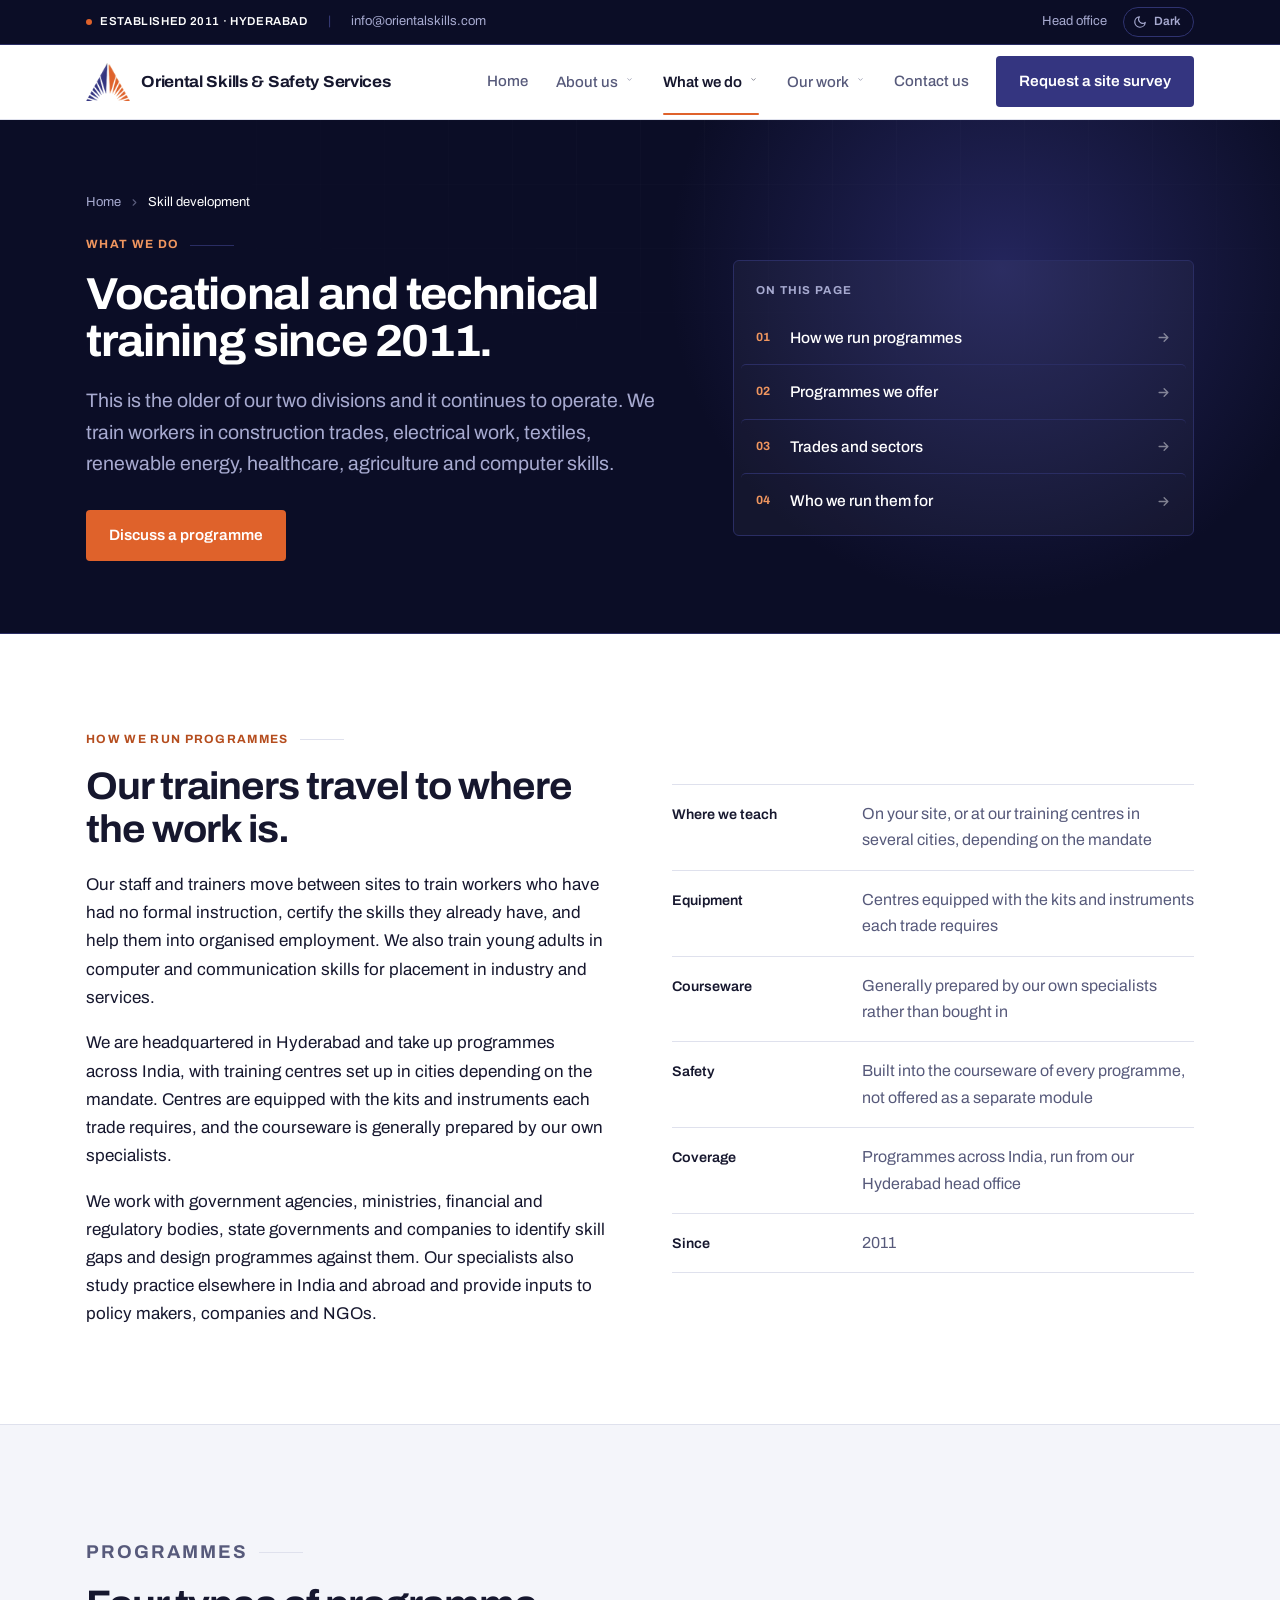
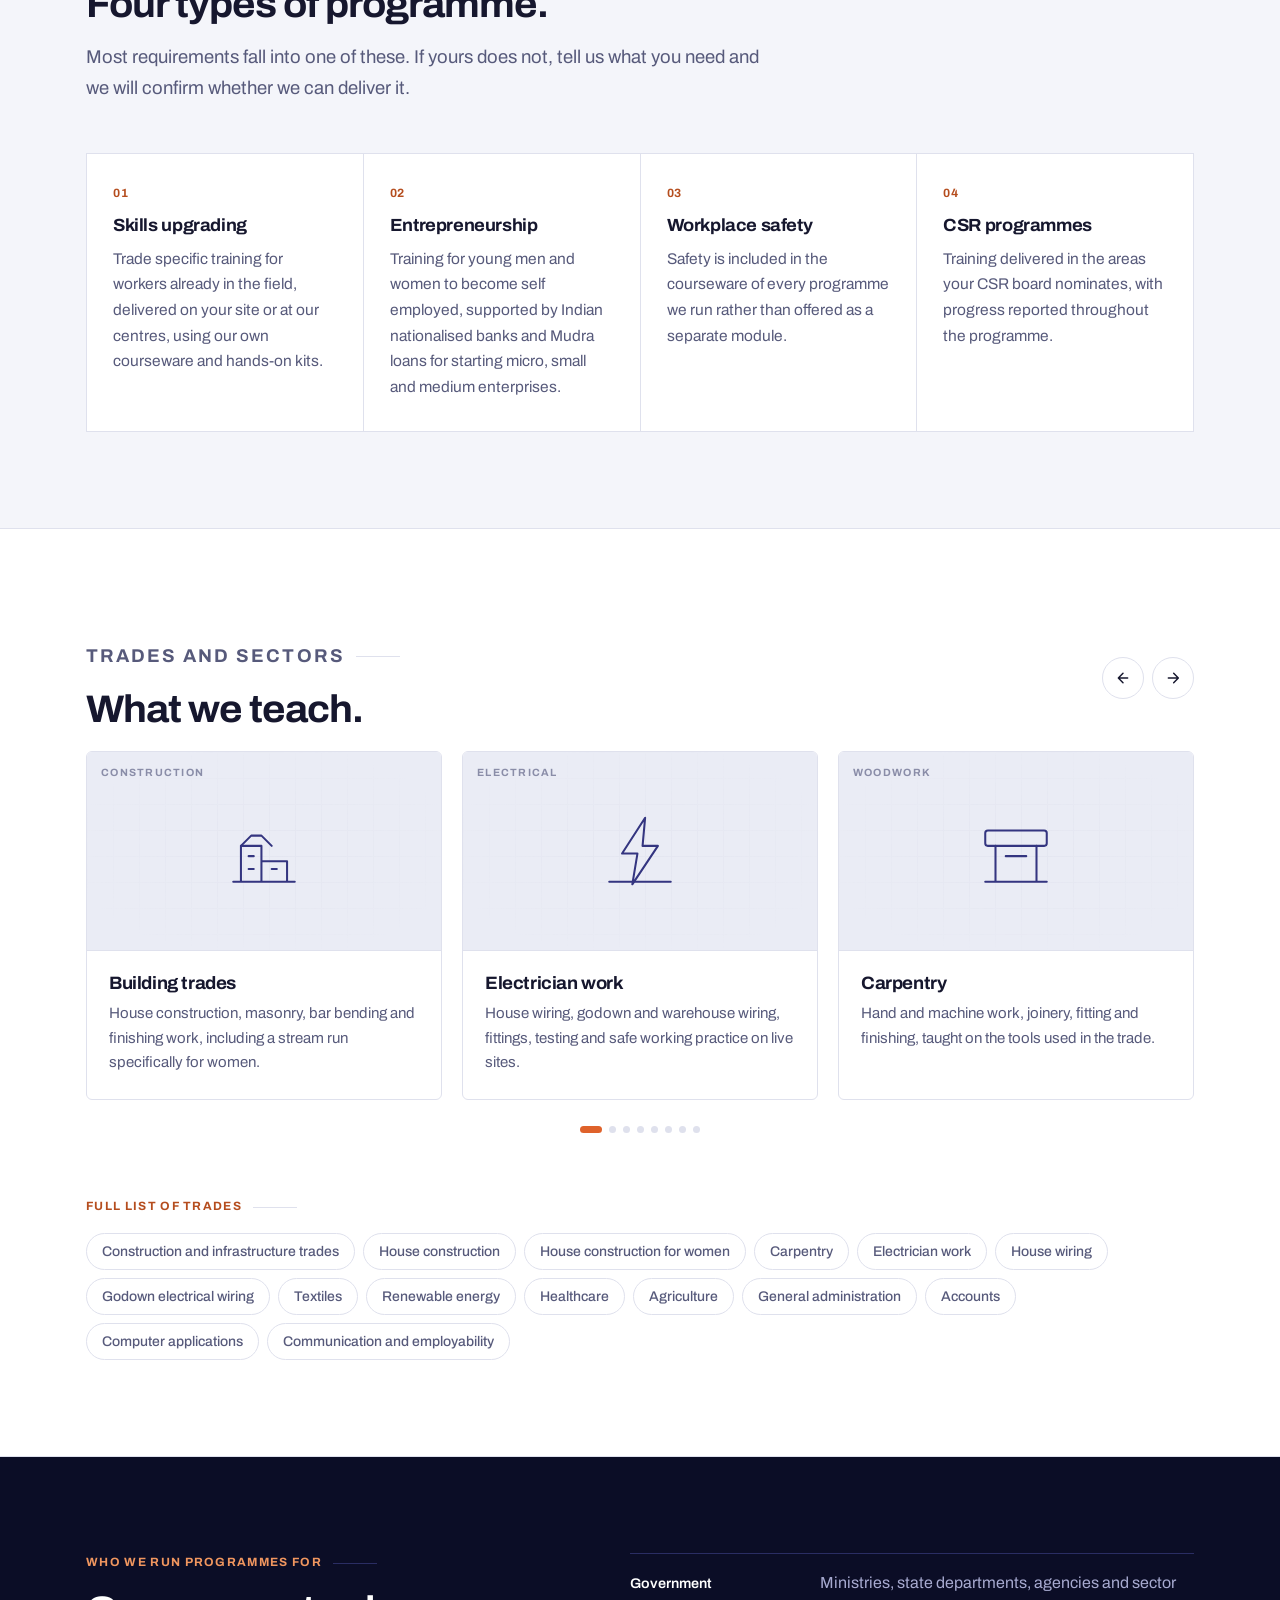
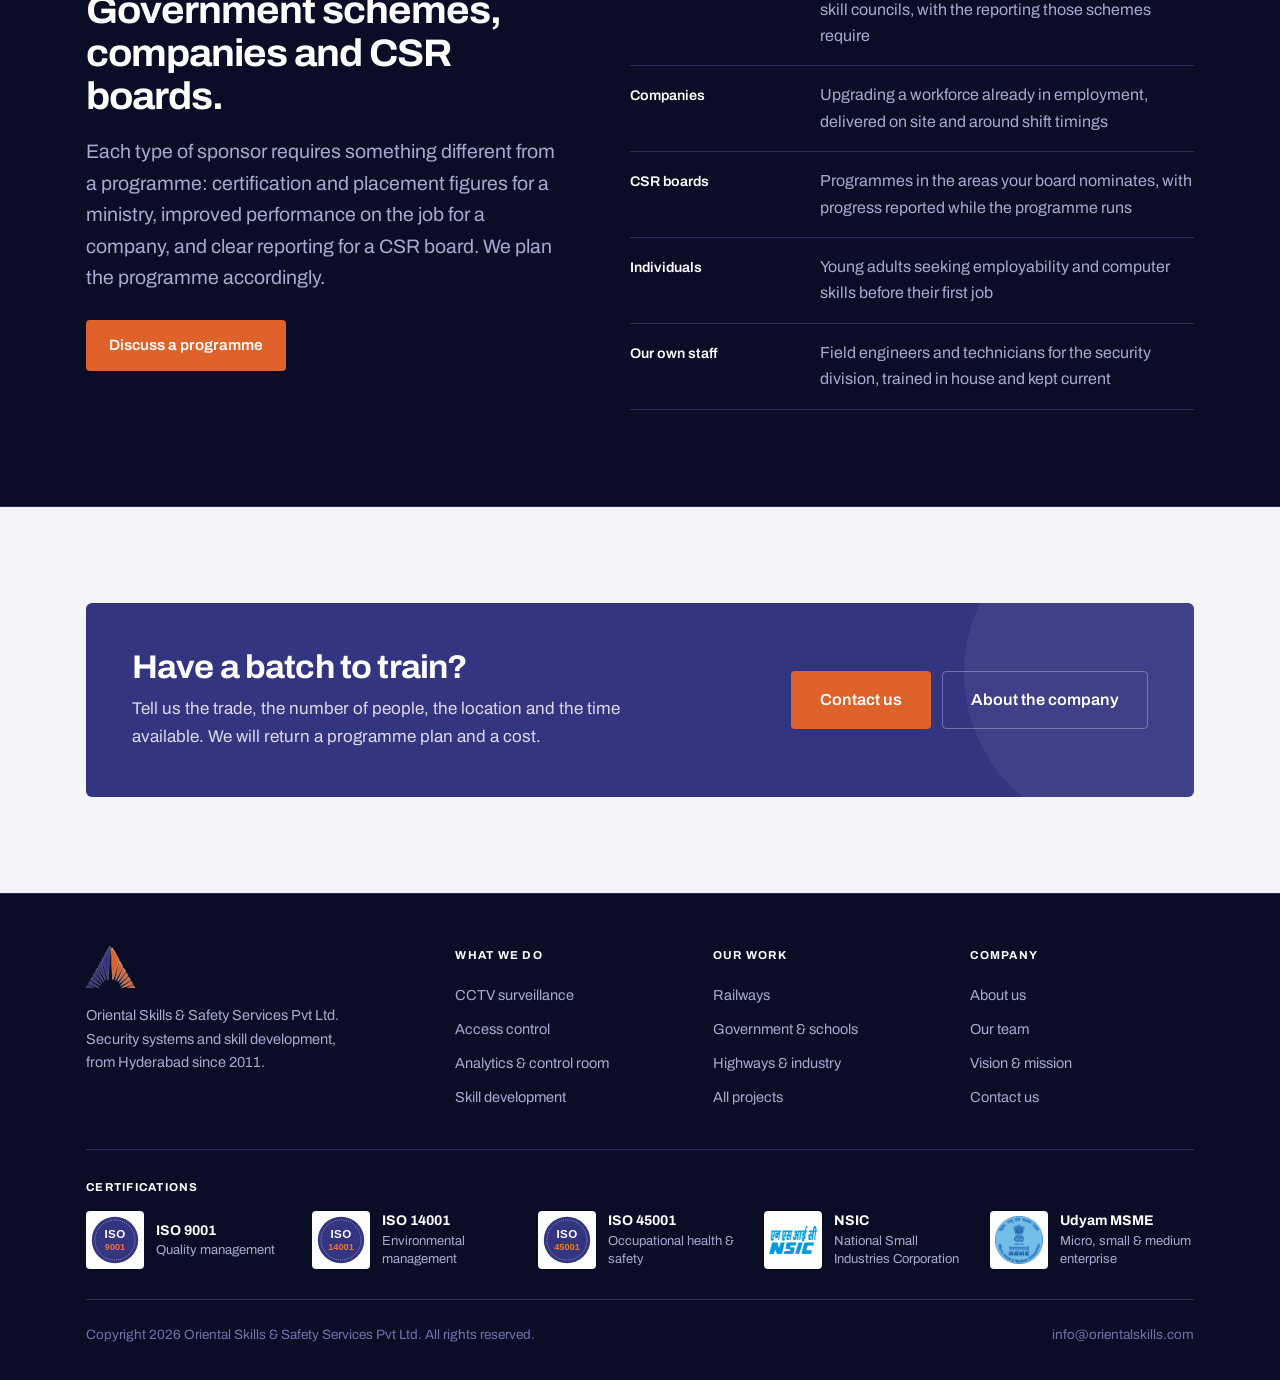
<file: training.html>
<!DOCTYPE html>
<!--
  GENERATED FILE - DO NOT EDIT.
  Every edit here is overwritten the next time the site is built,
  including by the GitHub Pages workflow, so a change made here
  disappears from the live site without any error.

  Edit _bodies/training.html for this page's content,
  or _parts/header.html and _parts/footer.html for the menu and
  footer, then run: python build.py
-->
<html lang="en" data-theme="light">
<head>
<meta charset="utf-8">
<meta name="viewport" content="width=device-width, initial-scale=1">
<title>Skill development and technical training | OSSS</title>
<meta name="description" content="Vocational and technical training since 2011 — construction trades, electrical work, textiles, renewable energy, healthcare, agriculture and computer skills.">
<meta name="keywords" content="CCTV Hyderabad, access control systems India, ANPR, video analytics, biometric access control, railway CCTV, skill development training, Oriental Skills and Safety Services, OSSS">
<meta name="robots" content="index, follow">
<meta name="theme-color" content="#0B0D26">
<meta property="og:title" content="Oriental Skills &amp; Safety Services Pvt Ltd (OSSS)">
<meta property="og:description" content="Vocational and technical training since 2011 — construction trades, electrical work, textiles, renewable energy, healthcare, agriculture and computer skills.">
<meta property="og:type" content="website">
<meta property="og:url" content="https://www.orientalskills.com/training.html">
<meta property="og:image" content="https://www.orientalskills.com/assets/osss-lockup.png">
<link rel="canonical" href="https://www.orientalskills.com/training.html">
<link rel="icon" href="assets/osss-mark.png">
<link rel="apple-touch-icon" href="assets/osss-mark.png">
<script>
  document.documentElement.className += ' js';
  try {
    var t = localStorage.getItem('osss-theme');
    if (!t) t = window.matchMedia('(prefers-color-scheme: dark)').matches ? 'dark' : 'light';
    document.documentElement.setAttribute('data-theme', t);
  } catch (e) {}
</script>
<link rel="preconnect" href="https://fonts.googleapis.com">
<link rel="preconnect" href="https://fonts.gstatic.com" crossorigin>
<link href="https://fonts.googleapis.com/css2?family=Archivo:wdth,wght@62..125,400..800&display=swap" rel="stylesheet">
<link rel="stylesheet" href="assets/css/site.css">
</head>
<body>
<a class="skip" href="#main">Skip to content</a>
<div class="prog"></div>

<!-- ══════════ UTILITY BAR ══════════ -->
<div class="util">
  <div class="util-in">
    <span class="est"><i></i>Established 2011 · Hyderabad</span>
    <span class="sep hide-sm">|</span>
    <a class="hide-sm" href="mailto:info@orientalskills.com">info@orientalskills.com</a>
    <span class="right">
      <a class="hide-sm" href="contact.html">Head office</a>
      <button class="tt" type="button" aria-label="Switch to dark theme">
        <svg class="i-moon" viewBox="0 0 24 24" fill="none" stroke="currentColor" stroke-width="2" stroke-linecap="round" stroke-linejoin="round" aria-hidden="true"><path d="M21 12.8A9 9 0 1 1 11.2 3a7 7 0 0 0 9.8 9.8z"/></svg>
        <svg class="i-sun" viewBox="0 0 24 24" fill="none" stroke="currentColor" stroke-width="2" stroke-linecap="round" stroke-linejoin="round" aria-hidden="true"><circle cx="12" cy="12" r="4.2"/><path d="M12 2v2M12 20v2M4.9 4.9l1.4 1.4M17.7 17.7l1.4 1.4M2 12h2M20 12h2M4.9 19.1l1.4-1.4M17.7 6.3l1.4-1.4"/></svg>
        <span class="lbl-d">Dark</span><span class="lbl-l">Light</span>
      </button>
    </span>
  </div>
</div>

<!-- ══════════ HEADER ══════════ -->
<header class="top">
  <div class="top-in">
    <a class="logo" href="index.html">
      <img src="assets/osss-mark.png" alt="OSSS">
      <span class="nm">Oriental Skills &amp; Safety Services</span>
    </a>

    <button class="burger" id="burger" aria-expanded="false" aria-controls="nav">
      <span class="bars"><i></i></span> Menu
    </button>

    <nav class="nav" id="nav" aria-label="Main">
      <div class="item"><a class="nl" href="index.html">Home</a></div>

      <div class="item">
        <button class="nl" type="button" data-panel="p-about" data-owns="about.html" aria-expanded="false" aria-controls="p-about">
          About us
          <svg class="car" viewBox="0 0 24 24" fill="none" stroke="currentColor" stroke-width="2.4" stroke-linecap="round" stroke-linejoin="round" aria-hidden="true"><path d="m6 9 6 6 6-6"/></svg>
        </button>
        <div class="panel" id="p-about">
          <div class="panel-g">
            <a class="pi" href="about.html">
              <span class="pic"><svg viewBox="0 0 24 24" fill="none" stroke="currentColor" stroke-width="1.9" stroke-linecap="round" stroke-linejoin="round"><path d="M3 21h18M5 21V7l7-4 7 4v14M9 21v-5h6v5"/></svg></span>
              <span><b>Company profile</b><span>Who we are and what we have been doing since 2011.</span></span>
            </a>
            <a class="pi" href="about.html#leadership">
              <span class="pic"><svg viewBox="0 0 24 24" fill="none" stroke="currentColor" stroke-width="1.9" stroke-linecap="round" stroke-linejoin="round"><circle cx="9" cy="8" r="3.2"/><path d="M2.6 20a6.6 6.6 0 0 1 12.8 0M17 11.2a3 3 0 0 0 0-5.9M18.4 20a5.6 5.6 0 0 0-2.2-4.3"/></svg></span>
              <span><b>Our team</b><span>Directors and senior management.</span></span>
            </a>
            <a class="pi" href="about.html#values">
              <span class="pic"><svg viewBox="0 0 24 24" fill="none" stroke="currentColor" stroke-width="1.9" stroke-linecap="round" stroke-linejoin="round"><path d="M12 3l7.5 3.4v5.2c0 4.4-3.1 8.4-7.5 9.4-4.4-1-7.5-5-7.5-9.4V6.4z"/><path d="m9 12 2.2 2.2L15.4 10"/></svg></span>
              <span><b>Vision &amp; mission</b><span>What we are working towards.</span></span>
            </a>
            <a class="pi" href="about.html#why">
              <span class="pic"><svg viewBox="0 0 24 24" fill="none" stroke="currentColor" stroke-width="1.9" stroke-linecap="round" stroke-linejoin="round"><path d="M4 20V9M10 20V4M16 20v-7M22 20H2"/></svg></span>
              <span><b>Why work with us</b><span>How we run a job from survey to service.</span></span>
            </a>
          </div>
          <div class="panel-foot">
            <p>Headquartered in Hyderabad, taking up projects across India.</p>
            <a class="tlink" href="about.html">About the company <svg viewBox="0 0 24 24" fill="none" stroke="currentColor" stroke-width="2.2" stroke-linecap="round" stroke-linejoin="round"><path d="M5 12h13M13 6l6 6-6 6"/></svg></a>
          </div>
        </div>
      </div>

      <div class="item">
        <button class="nl" type="button" data-panel="p-serv" data-owns="security.html training.html" aria-expanded="false" aria-controls="p-serv">
          What we do
          <svg class="car" viewBox="0 0 24 24" fill="none" stroke="currentColor" stroke-width="2.4" stroke-linecap="round" stroke-linejoin="round" aria-hidden="true"><path d="m6 9 6 6 6-6"/></svg>
        </button>
        <div class="panel" id="p-serv">
          <div class="panel-g">
            <a class="pi" href="security.html#cctv">
              <span class="pic"><svg viewBox="0 0 24 24" fill="none" stroke="currentColor" stroke-width="1.9" stroke-linecap="round" stroke-linejoin="round"><path d="M3 7.6 17 4l1.6 5.8L4.6 13.4z"/><path d="M18.6 9.3 22 8.4 21 4.8l-3.4.9"/><path d="M7.5 12.6 8.8 17M6.4 21h6.5l-4.1-4"/></svg></span>
              <span><b>CCTV surveillance</b><span>Cameras, recording, video management and monitoring.</span></span>
            </a>
            <a class="pi" href="security.html#access">
              <span class="pic"><svg viewBox="0 0 24 24" fill="none" stroke="currentColor" stroke-width="1.9" stroke-linecap="round" stroke-linejoin="round"><rect x="3.5" y="2.6" width="12" height="18.8" rx="1.4"/><path d="M12.4 12h.02"/><rect x="17.4" y="8" width="4.4" height="7" rx="1"/><path d="M18.6 10.4h2M18.6 12.4h2"/></svg></span>
              <span><b>Access control</b><span>Biometrics, face, iris and cards at the door.</span></span>
            </a>
            <a class="pi" href="security.html#intelligence">
              <span class="pic"><svg viewBox="0 0 24 24" fill="none" stroke="currentColor" stroke-width="1.9" stroke-linecap="round" stroke-linejoin="round"><circle cx="12" cy="12" r="3"/><path d="M12 2v3M12 19v3M2 12h3M19 12h3M4.9 4.9l2.1 2.1M17 17l2.1 2.1M4.9 19.1 7 17M17 7l2.1-2.1"/></svg></span>
              <span><b>Analytics &amp; control room</b><span>ANPR, alerts and one view of cameras and doors.</span></span>
            </a>
            <a class="pi" href="training.html">
              <span class="pic"><svg viewBox="0 0 24 24" fill="none" stroke="currentColor" stroke-width="1.9" stroke-linecap="round" stroke-linejoin="round"><path d="M12 3.4 2.6 8 12 12.6 21.4 8z"/><path d="M6.2 10.2v5c0 1.7 2.6 3 5.8 3s5.8-1.3 5.8-3v-5"/><path d="M20 9v5"/></svg></span>
              <span><b>Skill development</b><span>Vocational and technical training since 2011.</span></span>
            </a>
          </div>
          <div class="panel-foot">
            <p>Supply, installation, commissioning and maintenance as a one stop solution.</p>
            <a class="tlink" href="security.html">Security systems <svg viewBox="0 0 24 24" fill="none" stroke="currentColor" stroke-width="2.2" stroke-linecap="round" stroke-linejoin="round"><path d="M5 12h13M13 6l6 6-6 6"/></svg></a>
          </div>
        </div>
      </div>

      <div class="item">
        <button class="nl" type="button" data-panel="p-work" data-owns="projects.html" aria-expanded="false" aria-controls="p-work">
          Our work
          <svg class="car" viewBox="0 0 24 24" fill="none" stroke="currentColor" stroke-width="2.4" stroke-linecap="round" stroke-linejoin="round" aria-hidden="true"><path d="m6 9 6 6 6-6"/></svg>
        </button>
        <div class="panel right" id="p-work">
          <div class="panel-g">
            <a class="pi" href="projects.html#railways">
              <span class="pic"><svg viewBox="0 0 24 24" fill="none" stroke="currentColor" stroke-width="1.9" stroke-linecap="round" stroke-linejoin="round"><rect x="5" y="3" width="14" height="13" rx="3"/><path d="M5 10h14M8.5 19.6 6 22M15.5 19.6 18 22M8 16h8"/><circle cx="8.6" cy="13" r=".6" fill="currentColor"/><circle cx="15.4" cy="13" r=".6" fill="currentColor"/></svg></span>
              <span><b>Railways</b><span>Stations, goods sheds, relay rooms and level crossings.</span></span>
            </a>
            <a class="pi" href="projects.html#government">
              <span class="pic"><svg viewBox="0 0 24 24" fill="none" stroke="currentColor" stroke-width="1.9" stroke-linecap="round" stroke-linejoin="round"><path d="M3 20h18M4 20V9.5L12 4l8 5.5V20M9.5 20v-5h5v5"/></svg></span>
              <span><b>Government &amp; schools</b><span>Residential schools and hostels for state departments.</span></span>
            </a>
            <a class="pi" href="projects.html#industry">
              <span class="pic"><svg viewBox="0 0 24 24" fill="none" stroke="currentColor" stroke-width="1.9" stroke-linecap="round" stroke-linejoin="round"><path d="M3 20h18M4 20v-9l5 3V11l5 3V11l6 3.4V20"/></svg></span>
              <span><b>Highways &amp; industry</b><span>Traffic monitoring and plant security.</span></span>
            </a>
            <a class="pi" href="projects.html">
              <span class="pic"><svg viewBox="0 0 24 24" fill="none" stroke="currentColor" stroke-width="1.9" stroke-linecap="round" stroke-linejoin="round"><path d="M4 5h16v14H4z"/><path d="M4 9.5h16M9 9.5V19"/></svg></span>
              <span><b>All projects</b><span>The full list of work in hand and completed.</span></span>
            </a>
          </div>
        </div>
      </div>

      <div class="item"><a class="nl" href="contact.html">Contact us</a></div>
      <a class="btn btn-p cta" href="contact.html">Request a site survey</a>
    </nav>
  </div>
</header>

<main id="main">

<!-- ══════════ PAGE HERO ══════════ -->
<section class="phero">
  <div class="grid-bg" aria-hidden="true"></div>
  <div class="glow" aria-hidden="true"></div>
  <div class="wrap">
    <nav class="crumb" aria-label="Breadcrumb">
      <a href="index.html">Home</a>
      <svg viewBox="0 0 24 24" fill="none" stroke="currentColor" stroke-width="2.4" stroke-linecap="round" stroke-linejoin="round" aria-hidden="true"><path d="m9 6 6 6-6 6"/></svg>
      <span class="now">Skill development</span>
    </nav>
    <div class="phero-g">
      <div>
        <p class="eyebrow">What we do</p>
        <h1>Vocational and technical training since 2011.</h1>
        <p class="lede">This is the older of our two divisions and it continues to operate. We train workers in construction trades, electrical work, textiles, renewable energy, healthcare, agriculture and computer skills.</p>
        <div class="acts">
          <a class="btn btn-a" href="contact.html">Discuss a programme</a>
        </div>
      </div>
      <nav class="jump" aria-label="On this page">
        <p class="jt">On this page</p>
        <a href="#approach"><span class="n">01</span> How we run programmes<svg class="ar" viewBox="0 0 24 24" fill="none" stroke="currentColor" stroke-width="2.2" stroke-linecap="round" stroke-linejoin="round"><path d="M5 12h13M13 6l6 6-6 6"/></svg></a>
        <a href="#programmes"><span class="n">02</span> Programmes we offer<svg class="ar" viewBox="0 0 24 24" fill="none" stroke="currentColor" stroke-width="2.2" stroke-linecap="round" stroke-linejoin="round"><path d="M5 12h13M13 6l6 6-6 6"/></svg></a>
        <a href="#trades"><span class="n">03</span> Trades and sectors<svg class="ar" viewBox="0 0 24 24" fill="none" stroke="currentColor" stroke-width="2.2" stroke-linecap="round" stroke-linejoin="round"><path d="M5 12h13M13 6l6 6-6 6"/></svg></a>
        <a href="#sponsors"><span class="n">04</span> Who we run them for<svg class="ar" viewBox="0 0 24 24" fill="none" stroke="currentColor" stroke-width="2.2" stroke-linecap="round" stroke-linejoin="round"><path d="M5 12h13M13 6l6 6-6 6"/></svg></a>
      </nav>
    </div>
  </div>
</section>

<!-- ══════════ APPROACH ══════════ -->
<section class="band" id="approach">
  <div class="wrap">
    <div class="split even up" style="align-items:center">
      <div class="prose">
        <p class="eyebrow">How we run programmes</p>
        <h2>Our trainers travel to where the work is.</h2>
        <p style="margin-top:20px">Our staff and trainers move between sites to train workers who have had no formal instruction, certify the skills they already have, and help them into organised employment. We also train young adults in computer and communication skills for placement in industry and services.</p>
        <p>We are headquartered in Hyderabad and take up programmes across India, with training centres set up in cities depending on the mandate. Centres are equipped with the kits and instruments each trade requires, and the courseware is generally prepared by our own specialists.</p>
        <p style="margin-bottom:0">We work with government agencies, ministries, financial and regulatory bodies, state governments and companies to identify skill gaps and design programmes against them. Our specialists also study practice elsewhere in India and abroad and provide inputs to policy makers, companies and NGOs.</p>
      </div>
      <div class="rows">
        <div class="r"><span class="k">Where we teach</span><span class="v">On your site, or at our training centres in several cities, depending on the mandate</span></div>
        <div class="r"><span class="k">Equipment</span><span class="v">Centres equipped with the kits and instruments each trade requires</span></div>
        <div class="r"><span class="k">Courseware</span><span class="v">Generally prepared by our own specialists rather than bought in</span></div>
        <div class="r"><span class="k">Safety</span><span class="v">Built into the courseware of every programme, not offered as a separate module</span></div>
        <div class="r"><span class="k">Coverage</span><span class="v">Programmes across India, run from our Hyderabad head office</span></div>
        <div class="r"><span class="k">Since</span><span class="v">2011</span></div>
      </div>
    </div>
  </div>
</section>

<!-- ══════════ PROGRAMMES ══════════ -->
<section class="band alt" id="programmes">
  <div class="wrap">
    <div class="sh up">
      <p class="eyebrow">Programmes</p>
      <h2>Four types of programme.</h2>
      <p>Most requirements fall into one of these. If yours does not, tell us what you need and we will confirm whether we can deliver it.</p>
    </div>
    <div class="cards c4 up">
      <div class="card">
        <span class="n">01</span>
        <h4>Skills upgrading</h4>
        <p>Trade specific training for workers already in the field, delivered on your site or at our centres, using our own courseware and hands-on kits.</p>
      </div>
      <div class="card">
        <span class="n">02</span>
        <h4>Entrepreneurship</h4>
        <p>Training for young men and women to become self employed, supported by Indian nationalised banks and Mudra loans for starting micro, small and medium enterprises.</p>
      </div>
      <div class="card">
        <span class="n">03</span>
        <h4>Workplace safety</h4>
        <p>Safety is included in the courseware of every programme we run rather than offered as a separate module.</p>
      </div>
      <div class="card">
        <span class="n">04</span>
        <h4>CSR programmes</h4>
        <p>Training delivered in the areas your CSR board nominates, with progress reported throughout the programme.</p>
      </div>
    </div>
  </div>
</section>

<!-- ══════════ TRADES ══════════ -->
<section class="band" id="trades">
  <div class="wrap">
    <div class="car-head up">
      <div class="sh" style="margin-bottom:0">
        <p class="eyebrow">Trades and sectors</p>
        <h2>What we teach.</h2>
      </div>
      <div class="sp">
        <button class="cbtn" type="button" data-car="prev" aria-label="Previous"><svg viewBox="0 0 24 24" fill="none" stroke="currentColor" stroke-width="2.2" stroke-linecap="round" stroke-linejoin="round"><path d="M19 12H6M12 5l-7 7 7 7"/></svg></button>
        <button class="cbtn" type="button" data-car="next" aria-label="Next"><svg viewBox="0 0 24 24" fill="none" stroke="currentColor" stroke-width="2.2" stroke-linecap="round" stroke-linejoin="round"><path d="M5 12h13M13 5l7 7-7 7"/></svg></button>
      </div>
    </div>

    <div data-carousel>
      <div class="car c-3">
        <article class="slide">
          <div class="plate"><span class="lbl">Construction</span><svg viewBox="0 0 64 64" fill="none" stroke="currentColor" stroke-width="1.6" stroke-linecap="round" stroke-linejoin="round" aria-hidden="true"><path d="M8 56h48M14 56V28h16v28M30 40h20v16"/><path d="M14 28l8-8h8l8 8M20 36h4M20 46h4M38 46h4"/></svg></div>
          <div class="bd"><h4>Building trades</h4><p>House construction, masonry, bar bending and finishing work, including a stream run specifically for women.</p></div>
        </article>
        <article class="slide">
          <div class="plate"><span class="lbl">Electrical</span><svg viewBox="0 0 64 64" fill="none" stroke="currentColor" stroke-width="1.6" stroke-linecap="round" stroke-linejoin="round" aria-hidden="true"><path d="M36 6 18 34h12l-4 24 20-30H34z"/><path d="M8 56h48"/></svg></div>
          <div class="bd"><h4>Electrician work</h4><p>House wiring, godown and warehouse wiring, fittings, testing and safe working practice on live sites.</p></div>
        </article>
        <article class="slide">
          <div class="plate"><span class="lbl">Woodwork</span><svg viewBox="0 0 64 64" fill="none" stroke="currentColor" stroke-width="1.6" stroke-linecap="round" stroke-linejoin="round" aria-hidden="true"><rect x="8" y="16" width="48" height="12" rx="2"/><path d="M16 28v28M48 28v28M8 56h48M24 36h16"/></svg></div>
          <div class="bd"><h4>Carpentry</h4><p>Hand and machine work, joinery, fitting and finishing, taught on the tools used in the trade.</p></div>
        </article>
        <article class="slide">
          <div class="plate"><span class="lbl">Textiles</span><svg viewBox="0 0 64 64" fill="none" stroke="currentColor" stroke-width="1.6" stroke-linecap="round" stroke-linejoin="round" aria-hidden="true"><rect x="10" y="22" width="44" height="26" rx="3"/><path d="M20 22v-8h24v8M10 34h44M32 34v14"/><circle cx="20" cy="41" r="2"/></svg></div>
          <div class="bd"><h4>Garment &amp; textile work</h4><p>Machine operation, stitching, quality checking and the production rates a unit will expect.</p></div>
        </article>
        <article class="slide">
          <div class="plate"><span class="lbl">Energy</span><svg viewBox="0 0 64 64" fill="none" stroke="currentColor" stroke-width="1.6" stroke-linecap="round" stroke-linejoin="round" aria-hidden="true"><path d="M10 40h44l-6-22H16z"/><path d="M22 18l-3 22M42 18l3 22M13 29h38"/><path d="M32 40v10M20 54h24"/></svg></div>
          <div class="bd"><h4>Renewable energy</h4><p>Installation and maintenance work in solar and other renewables, where demand for trained staff continues to grow.</p></div>
        </article>
        <article class="slide">
          <div class="plate"><span class="lbl">Healthcare</span><svg viewBox="0 0 64 64" fill="none" stroke="currentColor" stroke-width="1.6" stroke-linecap="round" stroke-linejoin="round" aria-hidden="true"><rect x="8" y="18" width="48" height="30" rx="4"/><path d="M32 26v14M25 33h14M8 54h48"/></svg></div>
          <div class="bd"><h4>Healthcare support</h4><p>Support roles in clinics and hospitals, covering patient handling, hygiene and record keeping.</p></div>
        </article>
        <article class="slide">
          <div class="plate"><span class="lbl">Agriculture</span><svg viewBox="0 0 64 64" fill="none" stroke="currentColor" stroke-width="1.6" stroke-linecap="round" stroke-linejoin="round" aria-hidden="true"><path d="M8 50c10-16 22-16 32 0M16 36c8-12 18-12 26 0M32 12v24"/><path d="M8 56h48"/></svg></div>
          <div class="bd"><h4>Agriculture</h4><p>Practical farm work, equipment handling and post-harvest practice, delivered close to where trainees live.</p></div>
        </article>
        <article class="slide">
          <div class="plate"><span class="lbl">Office skills</span><svg viewBox="0 0 64 64" fill="none" stroke="currentColor" stroke-width="1.6" stroke-linecap="round" stroke-linejoin="round" aria-hidden="true"><rect x="8" y="12" width="48" height="30" rx="3"/><path d="M20 52h24M32 42v10M16 20h20M16 28h12"/></svg></div>
          <div class="bd"><h4>Computers &amp; administration</h4><p>Computer applications, accounts, general administration, and the communication skills required at interview.</p></div>
        </article>
      </div>
      <div class="dots"></div>
    </div>

    <p class="eyebrow up" style="margin-top:clamp(44px,5vw,64px)">Full list of trades</p>
    <ul class="pills up">
      <li>Construction and infrastructure trades</li>
      <li>House construction</li>
      <li>House construction for women</li>
      <li>Carpentry</li>
      <li>Electrician work</li>
      <li>House wiring</li>
      <li>Godown electrical wiring</li>
      <li>Textiles</li>
      <li>Renewable energy</li>
      <li>Healthcare</li>
      <li>Agriculture</li>
      <li>General administration</li>
      <li>Accounts</li>
      <li>Computer applications</li>
      <li>Communication and employability</li>
    </ul>
  </div>
</section>

<!-- ══════════ WHO WE RUN IT FOR ══════════ -->
<section class="band ink" id="sponsors">
  <div class="wrap">
    <div class="split up">
      <div>
        <p class="eyebrow">Who we run programmes for</p>
        <h2>Government schemes, companies and CSR boards.</h2>
        <p class="lede" style="margin-top:18px">Each type of sponsor requires something different from a programme: certification and placement figures for a ministry, improved performance on the job for a company, and clear reporting for a CSR board. We plan the programme accordingly.</p>
        <div style="margin-top:26px"><a class="btn btn-a" href="contact.html">Discuss a programme</a></div>
      </div>
      <div class="rows">
        <div class="r"><span class="k">Government</span><span class="v">Ministries, state departments, agencies and sector skill councils, with the reporting those schemes require</span></div>
        <div class="r"><span class="k">Companies</span><span class="v">Upgrading a workforce already in employment, delivered on site and around shift timings</span></div>
        <div class="r"><span class="k">CSR boards</span><span class="v">Programmes in the areas your board nominates, with progress reported while the programme runs</span></div>
        <div class="r"><span class="k">Individuals</span><span class="v">Young adults seeking employability and computer skills before their first job</span></div>
        <div class="r"><span class="k">Our own staff</span><span class="v">Field engineers and technicians for the security division, trained in house and kept current</span></div>
      </div>
    </div>
  </div>
</section>

<!-- ══════════ CTA ══════════ -->
<section class="band last alt">
  <div class="wrap">
    <div class="cta-strip up">
      <div>
        <h2>Have a batch to train?</h2>
        <p>Tell us the trade, the number of people, the location and the time available. We will return a programme plan and a cost.</p>
      </div>
      <div class="acts">
        <a class="btn btn-a btn-lg" href="contact.html">Contact us</a>
        <a class="btn btn-g btn-lg" href="about.html">About the company</a>
      </div>
    </div>
  </div>
</section>

</main>

<!-- ══════════ FOOTER ══════════ -->
<footer>
  <div class="wrap">
    <div class="fgrid">
      <div>
        <img src="assets/osss-mark.png" alt="OSSS">
        <p style="margin:0;max-width:32ch;line-height:1.6">Oriental Skills &amp; Safety Services Pvt Ltd. Security systems and skill development, from Hyderabad since 2011.</p>
      </div>
      <div>
        <p class="ft">What we do</p>
        <a href="security.html#cctv">CCTV surveillance</a>
        <a href="security.html#access">Access control</a>
        <a href="security.html#intelligence">Analytics &amp; control room</a>
        <a href="training.html">Skill development</a>
      </div>
      <div>
        <p class="ft">Our work</p>
        <a href="projects.html#railways">Railways</a>
        <a href="projects.html#government">Government &amp; schools</a>
        <a href="projects.html#industry">Highways &amp; industry</a>
        <a href="projects.html">All projects</a>
      </div>
      <div>
        <p class="ft">Company</p>
        <a href="about.html">About us</a>
        <a href="about.html#leadership">Our team</a>
        <a href="about.html#values">Vision &amp; mission</a>
        <a href="contact.html">Contact us</a>
      </div>
    </div>
    <div class="fcert">
      <p class="ft">Certifications</p>
      <div class="certs">
        <div class="cert"><span class="lg"><img src="assets/cert-iso-9001.svg" alt="ISO 9001"></span><span><b>ISO 9001</b>Quality management</span></div>
        <div class="cert"><span class="lg"><img src="assets/cert-iso-14001.svg" alt="ISO 14001"></span><span><b>ISO 14001</b>Environmental management</span></div>
        <div class="cert"><span class="lg"><img src="assets/cert-iso-45001.svg" alt="ISO 45001"></span><span><b>ISO 45001</b>Occupational health &amp; safety</span></div>
        <div class="cert"><span class="lg"><img src="assets/cert-nsic.png" alt="NSIC"></span><span><b>NSIC</b>National Small Industries Corporation</span></div>
        <div class="cert"><span class="lg"><img src="assets/cert-msme.png" alt="MSME"></span><span><b>Udyam MSME</b>Micro, small &amp; medium enterprise</span></div>
      </div>
    </div>
    <div class="fbot">
      <span>Copyright <span class="this-year">2026</span> Oriental Skills &amp; Safety Services Pvt Ltd. All rights reserved.</span>
      <span class="r"><a href="mailto:info@orientalskills.com">info@orientalskills.com</a></span>
    </div>
  </div>
</footer>

<button class="totop" type="button" aria-label="Back to top">
  <svg viewBox="0 0 24 24" fill="none" stroke="currentColor" stroke-width="2.4" stroke-linecap="round" stroke-linejoin="round"><path d="M12 19V5M5 12l7-7 7 7"/></svg>
</button>

<script src="assets/js/site.js"></script>
</body>
</html>
</file>
<file: assets/css/site.css>
/* ==========================================================================
   OSSS — Oriental Skills & Safety Services Pvt Ltd
   Shared stylesheet for every page.
   Brand: indigo #343580 · orange #DF622B · ink #16172E
   ========================================================================== */

/* ---------- tokens ---------- */
:root{
  color-scheme:light;
  --brand:#343580;
  --brand-h:#2A2B6B;
  --brand-tx:#343580;
  --accent:#DF622B;
  --accent-h:#C8511D;
  --accent-tx:#B54D1E;

  --bg:#FFFFFF;
  --bg-2:#F4F5FA;
  --bg-3:#EAECF5;
  --card:#FFFFFF;
  --line:#DFE1ED;
  --line-2:#EDEEF6;
  --tx:#16172E;
  --tx-2:#575A7B;
  --tx-3:#8A8DA8;
  --head-bg:rgba(255,255,255,.92);
  --shadow-1:0 1px 2px rgba(16,17,46,.05);
  --shadow-2:0 2px 4px rgba(16,17,46,.05),0 14px 34px -18px rgba(16,17,46,.35);
  --shadow-3:0 12px 40px -12px rgba(16,17,46,.28);

  --ink-bg:#0B0D26;
  --ink-bg-2:#141742;
  --ink-line:#2A2D63;
  --ink-tx:#FFFFFF;
  --ink-tx-2:#A7AAD0;

  --wrap:1220px;
  --pad:clamp(20px,5vw,56px);
  --r:4px;
  --sect:clamp(58px,7.5vw,104px);
}
html[data-theme="dark"]{
  color-scheme:dark;
  --brand:#4A4CA8;
  --brand-h:#5A5CC0;
  --brand-tx:#A9ABEE;
  --accent:#DF622B;
  --accent-h:#F0762F;
  --accent-tx:#F09660;

  --bg:#0B0D26;
  --bg-2:#101335;
  --bg-3:#161A45;
  --card:#12163A;
  --line:#272B5E;
  --line-2:#1D2149;
  --tx:#F1F2FB;
  --tx-2:#A7AAD0;
  --tx-3:#7C80B2;
  --head-bg:rgba(11,13,38,.92);
  --shadow-1:0 1px 2px rgba(0,0,0,.4);
  --shadow-2:0 2px 4px rgba(0,0,0,.3),0 14px 34px -18px rgba(0,0,0,.8);
  --shadow-3:0 12px 40px -12px rgba(0,0,0,.7);

  --ink-bg:#080A1D;
  --ink-bg-2:#101335;
  --ink-line:#252963;
}

/* ---------- base ---------- */
*{box-sizing:border-box}
html{-webkit-text-size-adjust:100%}
body{
  margin:0;background:var(--bg);color:var(--tx);
  font-family:Archivo,'Segoe UI','Helvetica Neue',Arial,sans-serif;
  font-size:17px;line-height:1.65;font-weight:400;
  -webkit-font-smoothing:antialiased;overflow-x:hidden;
  transition:background-color .25s ease,color .25s ease;
}
h1,h2,h3,h4,h5{margin:0;font-weight:700;line-height:1.12;letter-spacing:-.022em;
  font-variation-settings:'wdth' 104}
h1{font-size:clamp(2.05rem,4.4vw,3.35rem);line-height:1.05;letter-spacing:-.03em}
h2{font-size:clamp(1.65rem,3.1vw,2.4rem);letter-spacing:-.026em}
h3{font-size:clamp(1.2rem,1.9vw,1.5rem)}
h4{font-size:1.1rem}
p{margin:0 0 1.05em}
p:last-child{margin-bottom:0}
a{color:inherit}
img{display:block;max-width:100%}
:focus-visible{outline:2.5px solid var(--accent);outline-offset:3px;border-radius:2px}
::selection{background:var(--accent);color:#fff}

.wrap{max-width:var(--wrap);margin:0 auto;padding-inline:var(--pad)}
.prose{max-width:64ch}
.lede{font-size:clamp(17px,1.55vw,19.5px);color:var(--tx-2);line-height:1.62}
.muted{color:var(--tx-2)}
.small{font-size:14.5px}
.skip{position:absolute;left:-9999px;background:var(--bg);color:var(--tx);padding:12px 18px;z-index:400}
.skip:focus{left:12px;top:12px}

@media (prefers-reduced-motion:reduce){
  *,*::before,*::after{animation-duration:.001ms!important;animation-iteration-count:1!important;
    transition-duration:.001ms!important;scroll-behavior:auto!important}
}
/* Anchor links jump straight to the section. No animated scroll. */
html{scroll-behavior:auto}

/* ---------- buttons ---------- */
.btn{display:inline-flex;align-items:center;justify-content:center;gap:9px;white-space:nowrap;
  font-family:inherit;font-size:15px;font-weight:600;font-variation-settings:'wdth' 102;
  padding:12px 22px;border-radius:var(--r);text-decoration:none;border:1.5px solid transparent;
  cursor:pointer;transition:background-color .2s,color .2s,border-color .2s,transform .12s,box-shadow .2s}
.btn:active{transform:translateY(1px)}
.btn svg{width:16px;height:16px;flex:0 0 auto}
.btn-p{background:var(--brand);color:#fff}
.btn-p:hover{background:var(--brand-h)}
.btn-a{background:var(--accent);color:#fff}
.btn-a:hover{background:var(--accent-h)}
.btn-o{border-color:var(--line);color:var(--tx);background:transparent}
.btn-o:hover{border-color:var(--tx-2);background:var(--bg-2)}
.btn-g{border-color:rgba(255,255,255,.3);color:#fff;background:transparent}
.btn-g:hover{border-color:#fff;background:rgba(255,255,255,.08)}
.btn-lg{padding:15px 28px;font-size:16px}

.tlink{display:inline-flex;align-items:center;gap:8px;font-size:15px;font-weight:600;
  color:var(--brand-tx);text-decoration:none;transition:gap .2s,color .2s}
.tlink svg{width:15px;height:15px;transition:transform .2s}
.tlink:hover{color:var(--accent-tx)}
.tlink:hover svg{transform:translateX(3px)}

/* ---------- utility bar ---------- */
.util{background:var(--ink-bg);color:var(--ink-tx-2);font-size:13px;border-bottom:1px solid var(--ink-line)}
.util-in{display:flex;align-items:center;gap:20px;max-width:var(--wrap);margin:0 auto;
  padding:7px var(--pad);min-height:38px}
.util .est{display:inline-flex;align-items:center;gap:8px;font-weight:600;letter-spacing:.055em;
  text-transform:uppercase;font-size:11.5px;color:#fff}
.util .est i{width:6px;height:6px;border-radius:50%;background:var(--accent);flex:0 0 auto}
.util a{color:var(--ink-tx-2);text-decoration:none;transition:color .18s}
.util a:hover{color:#fff}
.util .sep{color:#3B3F7D}
.util .right{margin-left:auto;display:flex;align-items:center;gap:16px}
@media(max-width:860px){.util .hide-sm{display:none}}

/* theme toggle */
.tt{display:inline-flex;align-items:center;gap:7px;background:transparent;cursor:pointer;
  border:1px solid #2F3370;border-radius:100px;padding:4px 12px 4px 9px;color:var(--ink-tx-2);
  font:inherit;font-size:12px;font-weight:600;transition:border-color .2s,color .2s,background .2s}
.tt:hover{border-color:#4A4FA0;color:#fff;background:rgba(255,255,255,.05)}
.tt svg{width:14px;height:14px}
.tt .i-sun{display:none}
html[data-theme="dark"] .tt .i-sun{display:block}
html[data-theme="dark"] .tt .i-moon{display:none}
.tt .lbl-l{display:none}
html[data-theme="dark"] .tt .lbl-d{display:none}
html[data-theme="dark"] .tt .lbl-l{display:inline}

/* ---------- header + navigation ---------- */
.prog{position:fixed;top:0;left:0;height:3px;background:var(--accent);width:0;z-index:300;
  transition:width .08s linear}
.top{position:sticky;top:0;z-index:200;background:var(--head-bg);
  backdrop-filter:saturate(1.6) blur(14px);-webkit-backdrop-filter:saturate(1.6) blur(14px);
  border-bottom:1px solid var(--line);transition:box-shadow .25s,background-color .25s}
.top.stuck{box-shadow:var(--shadow-1)}
.top-in{display:flex;align-items:center;gap:20px;min-height:74px;max-width:var(--wrap);
  margin:0 auto;padding-inline:var(--pad)}
.logo{display:flex;align-items:center;gap:11px;text-decoration:none;flex:0 0 auto}
.logo img{height:38px;width:auto}
.logo .nm{display:block;font-size:16px;font-weight:700;font-variation-settings:'wdth' 106;
  letter-spacing:-.018em;line-height:1.2;white-space:nowrap}
@media(max-width:640px){.logo .nm{font-size:14px}}
@media(max-width:430px){
  .logo{gap:9px}
  .logo img{height:32px}
  .logo .nm{font-size:13px;white-space:normal;line-height:1.15;max-width:15ch}
}

.nav{margin-left:auto;display:flex;align-items:center;gap:2px}
.nav .item{position:relative}
.nav .nl{position:relative;display:inline-flex;align-items:center;gap:6px;font-family:inherit;
  font-size:15px;font-weight:500;color:var(--tx-2);text-decoration:none;background:none;border:0;
  cursor:pointer;padding:9px 13px;border-radius:var(--r);white-space:nowrap;
  transition:color .18s,background-color .18s}
.nav .nl:hover{color:var(--tx);background:var(--bg-2)}
.nav .nl[aria-expanded="true"]{color:var(--tx);background:var(--bg-2)}
.nav .nl.cur{color:var(--tx);font-weight:600}
.nav .nl.cur::after{content:'';position:absolute;left:13px;right:13px;bottom:-16px;height:2px;
  background:var(--accent);border-radius:2px}
.nav .car{width:11px;height:11px;transition:transform .22s;opacity:.7}
.nav .nl[aria-expanded="true"] .car{transform:rotate(180deg)}
.nav .cta{margin-left:12px}

/* expandable panel */
.panel{position:absolute;top:calc(100% + 16px);left:50%;transform:translateX(-50%) translateY(-8px);
  width:min(620px,86vw);background:var(--card);border:1px solid var(--line);border-radius:6px;
  box-shadow:var(--shadow-3);padding:8px;opacity:0;visibility:hidden;pointer-events:none;
  transition:opacity .2s ease,transform .2s ease,visibility .2s;z-index:210}
.panel.right{left:auto;right:0;transform:translateY(-8px)}
.panel.right.open{transform:translateY(0)}
.panel.open{opacity:1;visibility:visible;pointer-events:auto;transform:translateX(-50%) translateY(0)}
.panel-g{display:grid;grid-template-columns:1fr 1fr;gap:4px}
.panel-g.one{grid-template-columns:1fr}
.pi{display:flex;gap:13px;padding:13px 14px;border-radius:5px;text-decoration:none;color:inherit;
  transition:background-color .18s}
.pi:hover{background:var(--bg-2)}
.pi .pic{flex:0 0 auto;width:34px;height:34px;border-radius:5px;background:var(--bg-3);
  display:grid;place-items:center;color:var(--brand-tx);transition:background-color .18s,color .18s}
.pi:hover .pic{background:var(--brand);color:#fff}
.pi .pic svg{width:18px;height:18px}
.pi b{display:block;font-size:14.5px;font-weight:600;line-height:1.3;margin-bottom:3px}
.pi span{display:block;font-size:13px;color:var(--tx-2);line-height:1.45}
.panel-foot{margin-top:4px;border-top:1px solid var(--line-2);padding:14px 14px 9px;
  display:flex;align-items:center;gap:14px;flex-wrap:wrap}
.panel-foot p{margin:0;font-size:13px;color:var(--tx-2)}
.panel-foot .tlink{margin-left:auto;font-size:14px}

.burger{display:none;margin-left:auto;align-items:center;gap:9px;background:none;
  border:1.5px solid var(--line);border-radius:var(--r);padding:9px 14px;font:inherit;font-size:14px;
  font-weight:600;color:var(--tx);cursor:pointer}
.burger .bars{display:block;width:16px;height:10px;position:relative}
.burger .bars::before,.burger .bars::after,.burger .bars i{content:'';position:absolute;left:0;right:0;
  height:1.8px;background:currentColor;border-radius:2px;transition:transform .25s,opacity .2s}
.burger .bars::before{top:0}
.burger .bars i{top:4.1px}
.burger .bars::after{bottom:0}
.burger[aria-expanded="true"] .bars::before{transform:translateY(4.1px) rotate(45deg)}
.burger[aria-expanded="true"] .bars i{opacity:0}
.burger[aria-expanded="true"] .bars::after{transform:translateY(-4.1px) rotate(-45deg)}

@media(max-width:1080px){
  .burger{display:inline-flex}
  .nav{position:fixed;inset:auto 0 0 0;top:var(--navtop,112px);background:var(--bg);
    border-top:1px solid var(--line);flex-direction:column;align-items:stretch;gap:0;
    padding:8px var(--pad) 34px;overflow:auto;display:none;z-index:190}
  .nav.open{display:flex}
  .nav .item{position:static}
  .nav .nl{width:100%;justify-content:space-between;font-size:17px;padding:16px 2px;border-radius:0;
    border-bottom:1px solid var(--line-2)}
  .nav .nl:hover,.nav .nl[aria-expanded="true"]{background:transparent}
  .nav .nl.cur::after{display:none}
  .nav .nl.cur{color:var(--accent-tx)}
  .panel,.panel.right{position:static;transform:none;width:auto;border:0;box-shadow:none;
    background:transparent;padding:0;opacity:1;visibility:visible;pointer-events:auto;display:none;
    border-bottom:1px solid var(--line-2)}
  .panel.open,.panel.right.open{display:block;transform:none;animation:slidein .28s ease}
  @keyframes slidein{from{opacity:0;transform:translateY(-6px)}to{opacity:1;transform:none}}
  .panel-g,.panel-g.one{grid-template-columns:1fr;gap:0;padding:4px 0 10px}
  .pi{padding:12px 6px}
  .panel-foot{padding:4px 6px 14px;border:0}
  .panel-foot .tlink{margin-left:0}
  .nav .cta{margin:22px 0 0}
}

/* ---------- page hero ---------- */
.phero{background:var(--ink-bg);color:#fff;position:relative;overflow:hidden;
  padding:clamp(44px,6vw,72px) 0 clamp(46px,6vw,72px);border-bottom:1px solid var(--ink-line)}
.phero .wrap{position:relative;z-index:3}
.phero h1{max-width:20ch}
.phero .lede{color:var(--ink-tx-2);max-width:60ch;margin-top:20px}
.phero .acts{display:flex;flex-wrap:wrap;gap:11px;margin-top:30px}
.phero .eyebrow{color:#F0965F}
.phero .eyebrow::after{background:var(--ink-line)}
.phero .muted{color:var(--ink-tx-2)}
.grid-bg{position:absolute;inset:0;z-index:1;pointer-events:none;opacity:.5;
  background-image:linear-gradient(to right,rgba(255,255,255,.045) 1px,transparent 1px),
                   linear-gradient(to bottom,rgba(255,255,255,.045) 1px,transparent 1px);
  background-size:64px 64px;
  -webkit-mask-image:radial-gradient(ellipse 90% 80% at 70% 0%,#000,transparent 75%);
  mask-image:radial-gradient(ellipse 90% 80% at 70% 0%,#000,transparent 75%)}
.glow{position:absolute;right:-8%;top:-45%;width:min(760px,80vw);aspect-ratio:1;z-index:1;
  pointer-events:none;border-radius:50%;
  background:radial-gradient(circle,rgba(52,53,128,.6),transparent 62%)}

/* two-column page hero */
.phero-g{display:grid;grid-template-columns:minmax(0,1.12fr) minmax(0,.88fr);
  gap:clamp(30px,5vw,60px);align-items:center}
/* the headline sits in half the width here, so it needs a smaller ceiling */
.phero-g h1{font-size:clamp(1.95rem,3.5vw,2.85rem);max-width:22ch}
@media(max-width:920px){.phero-g{grid-template-columns:1fr;gap:34px}}

/* jump / quick-facts panel inside a page hero */
.jump{border:1px solid var(--ink-line);border-radius:6px;background:rgba(255,255,255,.035);padding:7px}
.jump .jt{font-size:11.5px;font-weight:700;letter-spacing:.11em;text-transform:uppercase;
  color:var(--ink-tx-2);padding:13px 15px 11px;margin:0}
.jump a{display:flex;align-items:center;gap:14px;padding:14px 15px;text-decoration:none;color:#fff;
  border-radius:5px;font-size:15.5px;font-weight:500;transition:background-color .18s}
.jump a:hover{background:rgba(255,255,255,.07)}
.jump a + a{border-top:1px solid var(--ink-line)}
.jump a .n{font-size:12px;font-weight:700;color:#F0965F;font-variant-numeric:tabular-nums;
  flex:0 0 auto;min-width:20px}
.jump a .ar{margin-left:auto;flex:0 0 auto;width:15px;height:15px;opacity:.45;
  transition:transform .2s,opacity .2s}
.jump a:hover .ar{transform:translateX(3px);opacity:1}
.jump .fct{display:grid;grid-template-columns:96px 1fr;gap:16px;padding:14px 15px;font-size:15px;
  color:var(--ink-tx-2);line-height:1.5}
.jump .fct + .fct{border-top:1px solid var(--ink-line)}
.jump .fct b{color:#fff;font-weight:600;font-size:13px;letter-spacing:.04em;text-transform:uppercase}

/* breadcrumbs */
.crumb{display:flex;align-items:center;flex-wrap:wrap;gap:8px;font-size:13px;
  color:var(--ink-tx-2);margin-bottom:22px}
.crumb a{text-decoration:none;color:var(--ink-tx-2);transition:color .18s}
.crumb a:hover{color:#fff}
.crumb svg{width:11px;height:11px;opacity:.5}
.crumb .now{color:#fff}

/* ---------- sections ---------- */
/* clear the sticky header when jumping to an anchor */
.band[id],.phero[id]{scroll-margin-top:88px}
.band{padding:var(--sect) 0;border-bottom:1px solid var(--line);position:relative}
.band.alt{background:var(--bg-2)}
.band.ink{background:var(--ink-bg);color:#fff;border-bottom-color:var(--ink-line)}
.band.tight{padding-block:clamp(40px,5vw,62px)}
.band.last{border-bottom:0}

.eyebrow{display:flex;align-items:center;gap:11px;font-size:12px;font-weight:700;
  letter-spacing:.11em;text-transform:uppercase;color:var(--accent-tx);margin:0 0 16px}
.eyebrow::after{content:'';flex:0 0 auto;width:44px;height:1px;background:var(--line)}
.ink .eyebrow{color:#F0965F}
.ink .eyebrow::after{background:var(--ink-line)}
.sh{max-width:70ch;margin-bottom:clamp(32px,4vw,50px)}
.sh p{margin-top:16px;color:var(--tx-2);font-size:clamp(16.5px,1.5vw,18.5px);max-width:62ch}
.ink .sh p,.ink .muted,.ink .lede{color:var(--ink-tx-2)}
.sh-row{display:flex;align-items:flex-end;gap:24px;flex-wrap:wrap;margin-bottom:clamp(32px,4vw,50px)}
.sh-row .sh{margin-bottom:0;flex:1 1 440px}
.sh-row > :last-child{margin-left:auto}

/* reveal on scroll */
.js .up{opacity:0;transform:translateY(18px)}
.up.in{opacity:1;transform:none;
  transition:opacity .65s cubic-bezier(.16,.9,.28,1),transform .65s cubic-bezier(.16,.9,.28,1)}

/* ---------- cards ---------- */
.cards{display:grid;gap:1px;background:var(--line);border:1px solid var(--line)}
.c3{grid-template-columns:repeat(3,1fr)}
.c4{grid-template-columns:repeat(4,1fr)}
.c2{grid-template-columns:repeat(2,1fr)}
@media(max-width:1000px){.c4{grid-template-columns:1fr 1fr}}
@media(max-width:900px){.c3{grid-template-columns:1fr}}
@media(max-width:640px){.c4,.c2{grid-template-columns:1fr}}
.card{background:var(--card);padding:30px 26px 32px;position:relative;overflow:hidden;
  text-decoration:none;color:inherit;display:block;transition:background-color .25s}
.card::before{content:'';position:absolute;left:0;top:0;bottom:0;width:3px;background:var(--accent);
  transform:scaleY(0);transform-origin:top;transition:transform .38s cubic-bezier(.2,.7,.3,1)}
a.card:hover{background:var(--bg-2)}
a.card:hover::before{transform:scaleY(1)}
.card .ic{width:40px;height:40px;color:var(--brand-tx);margin-bottom:20px}
.card .n{display:block;font-size:12px;font-weight:700;color:var(--accent-tx);margin-bottom:12px;
  font-variant-numeric:tabular-nums;letter-spacing:.06em}
.card h3,.card h4{margin-bottom:10px}
.card p{font-size:15.5px;color:var(--tx-2);margin-bottom:14px}
.card p:last-child{margin-bottom:0}
.ink .cards{background:var(--ink-line);border-color:var(--ink-line)}
.ink .card{background:var(--ink-bg)}
.ink .card p{color:var(--ink-tx-2)}
.ink .card .ic{color:#9497E8}
.ink a.card:hover{background:var(--ink-bg-2)}

/* ---------- split + definition rows ---------- */
.split{display:grid;grid-template-columns:minmax(0,.92fr) minmax(0,1.08fr);
  gap:clamp(30px,5vw,72px);align-items:start}
.split.even{grid-template-columns:1fr 1fr}
@media(max-width:900px){.split,.split.even{grid-template-columns:1fr;gap:34px}}
.rows{border-top:1px solid var(--line)}
.ink .rows{border-top-color:var(--ink-line)}
.rows .r{border-bottom:1px solid var(--line);padding:16px 0;display:grid;
  grid-template-columns:168px 1fr;gap:22px;align-items:baseline}
.ink .rows .r{border-bottom-color:var(--ink-line)}
@media(max-width:560px){.rows .r{grid-template-columns:1fr;gap:4px}}
.rows .k{font-size:14px;font-weight:600;font-variation-settings:'wdth' 102}
.rows .v{font-size:16px;color:var(--tx-2)}
.ink .rows .v{color:var(--ink-tx-2)}

/* ---------- pills ---------- */
.pills{display:flex;flex-wrap:wrap;gap:8px;padding:0;margin:0;list-style:none}
.pills li{font-size:14px;font-weight:500;border:1px solid var(--line);background:var(--card);
  border-radius:100px;padding:6px 15px;color:var(--tx-2);transition:border-color .2s,color .2s}
.pills li:hover{border-color:var(--brand);color:var(--brand-tx)}
.ink .pills li{background:transparent;border-color:var(--ink-line);color:var(--ink-tx-2)}
.ink .pills li:hover{border-color:var(--accent);color:#fff}

/* ---------- brand motif: ray fan taken from the corporate mark ----------
   Used behind the home page hero in place of a photograph. The rays are
   generated in site.js; the sweep is a slow conic rotation over them. */
.fan{position:absolute;left:72%;bottom:-58%;width:min(1180px,120vw);aspect-ratio:1;
  transform:translateX(-50%);z-index:1;pointer-events:none;opacity:.42;
  -webkit-mask-image:radial-gradient(circle at 50% 50%,#000 0%,#000 44%,transparent 74%);
  mask-image:radial-gradient(circle at 50% 50%,#000 0%,#000 44%,transparent 74%)}
.fan svg{width:100%;height:100%;display:block}
.sweep{position:absolute;left:72%;bottom:-58%;width:min(1180px,120vw);aspect-ratio:1;
  transform:translateX(-50%);z-index:2;pointer-events:none;border-radius:50%;
  background:conic-gradient(from 0deg,transparent 0deg,rgba(223,98,43,.20) 16deg,
    rgba(223,98,43,.04) 34deg,transparent 52deg);
  -webkit-mask-image:radial-gradient(circle at 50% 50%,#000 0%,#000 40%,transparent 70%);
  mask-image:radial-gradient(circle at 50% 50%,#000 0%,#000 40%,transparent 70%);
  animation:sweep 18s linear infinite}
@keyframes sweep{to{transform:translateX(-50%) rotate(360deg)}}
.phero.home::after{content:'';position:absolute;inset:auto 0 0 0;height:170px;z-index:2;
  pointer-events:none;background:linear-gradient(to top,var(--ink-bg),transparent)}
.phero.home{padding-block:clamp(58px,8vw,104px)}
.phero.home h1{max-width:16ch}
.phero.home .lede{max-width:54ch}
@media(max-width:900px){
  .fan,.sweep{left:50%;bottom:-64%;opacity:.3}
}

/* ---------- icon plate: heads a card where a photograph would sit ---------- */
.plate{position:relative;display:grid;place-items:center;aspect-ratio:16/9;
  background:var(--bg-3);border-bottom:1px solid var(--line);overflow:hidden}
.plate::before{content:'';position:absolute;inset:0;opacity:.6;
  background-image:linear-gradient(to right,var(--line) 1px,transparent 1px),
                   linear-gradient(to bottom,var(--line) 1px,transparent 1px);
  background-size:26px 26px;
  -webkit-mask-image:radial-gradient(ellipse at 50% 50%,#000,transparent 78%);
  mask-image:radial-gradient(ellipse at 50% 50%,#000,transparent 78%)}
.plate svg{position:relative;width:auto;height:46%;max-height:82px;color:var(--brand-tx)}
.plate .lbl{position:absolute;left:14px;top:12px;font-size:10.5px;font-weight:700;
  letter-spacing:.12em;text-transform:uppercase;color:var(--tx-3)}
.plate.sq{aspect-ratio:4/3}
.ink .plate{background:var(--ink-bg);border-bottom-color:var(--ink-line)}
.ink .plate::before{background-image:linear-gradient(to right,var(--ink-line) 1px,transparent 1px),
                                    linear-gradient(to bottom,var(--ink-line) 1px,transparent 1px)}
.ink .plate svg{color:#8E91E4}
.ink .plate .lbl{color:#6F73AC}

/* ---------- monogram, in place of a portrait ---------- */
.mono{width:52px;height:52px;border-radius:50%;flex:0 0 auto;
  background:var(--bg-3);border:1px solid var(--line);color:var(--brand-tx);
  display:grid;place-items:center;font-size:15px;font-weight:700;letter-spacing:.02em;
  font-variation-settings:'wdth' 104}

/* ---------- link diagram ---------- */
.diag{width:100%;height:auto;display:block}
.diag .bx{fill:none;stroke:var(--ink-line);stroke-width:1.2}
.diag .bx-hi{fill:none;stroke:var(--accent);stroke-width:1.4}
.diag .ln{stroke:var(--ink-line);stroke-width:1.2;fill:none}
.diag .ln-hi{stroke:var(--accent);stroke-width:1.4;fill:none}
.diag .tx{fill:#fff;font-family:inherit;font-size:12.5px;font-weight:600;
  font-variation-settings:'wdth' 102}
.diag .tx-s{fill:var(--ink-tx-2);font-family:inherit;font-size:11px;font-weight:500}
.diag .dot{fill:var(--accent)}


/* ---------- photographs ----------
   Not used at present: the site runs on typography, icon plates and the
   brand motif instead. Kept so a photograph can be dropped in later with
   <img class="pic-w"> (16:9), pic-s (4:3) or pic-t (21:9). */
.pic-w,.pic-s,.pic-t{display:block;width:100%;height:auto;object-fit:cover;
  border-radius:var(--r);background:var(--bg-2)}
.pic-w{aspect-ratio:16/9}
.pic-s{aspect-ratio:4/3}
.pic-t{aspect-ratio:21/9}
.slide .pic-w,.slide .pic-s,.slide .pic-t{border-radius:0;border-bottom:1px solid var(--line)}
.ink .slide .pic-w,.ink .slide .pic-s{border-bottom-color:var(--ink-line)}
img.av{display:block;object-fit:cover;border:1px solid var(--line);border-style:solid}

/* ---------- carousel ---------- */
.car-head{display:flex;align-items:center;gap:14px;margin-bottom:20px}
.car-head .sp{margin-left:auto;display:flex;gap:8px}
.cbtn{width:42px;height:42px;border-radius:50%;border:1.5px solid var(--line);background:var(--card);
  color:var(--tx);display:grid;place-items:center;cursor:pointer;
  transition:border-color .2s,background-color .2s,color .2s,opacity .2s}
.cbtn:hover:not(:disabled){border-color:var(--tx);background:var(--bg-2)}
.cbtn:disabled{opacity:.32;cursor:default}
.cbtn svg{width:16px;height:16px}
.ink .cbtn{border-color:var(--ink-line);background:transparent;color:#fff}
.ink .cbtn:hover:not(:disabled){border-color:#fff;background:rgba(255,255,255,.07)}
.car{display:flex;gap:20px;overflow-x:auto;scroll-snap-type:x mandatory;scroll-behavior:smooth;
  padding-bottom:4px;scrollbar-width:none;-ms-overflow-style:none}
.car::-webkit-scrollbar{display:none}
.car > *{scroll-snap-align:start;flex:0 0 auto}
.car.c-3 > *{width:calc((100% - 40px)/3)}
.car.c-2 > *{width:calc((100% - 20px)/2)}
.car.c-1 > *{width:100%}
@media(max-width:1000px){.car.c-3 > *{width:calc((100% - 20px)/2)}}
@media(max-width:720px){.car.c-3 > *,.car.c-2 > *{width:86%}}
.dots{display:flex;gap:7px;justify-content:center;margin-top:22px}
.dots button{width:7px;height:7px;padding:0;border-radius:50%;border:0;background:var(--line);
  cursor:pointer;transition:width .25s,background-color .25s}
.dots button.on{width:22px;border-radius:100px;background:var(--accent)}
.ink .dots button{background:var(--ink-line)}
.ink .dots button.on{background:var(--accent)}

.slide{background:var(--card);border:1px solid var(--line);border-radius:6px;overflow:hidden;
  display:flex;flex-direction:column;transition:box-shadow .25s}
.slide:hover{box-shadow:var(--shadow-2)}
.slide .bd{padding:22px 22px 24px;flex:1;display:flex;flex-direction:column}
.slide .kx{font-size:11.5px;font-weight:700;letter-spacing:.1em;text-transform:uppercase;
  color:var(--accent-tx);margin-bottom:10px}
.slide h4{margin-bottom:8px;font-size:1.12rem}
.slide p{font-size:15px;color:var(--tx-2);margin:0}
.slide .mt{margin-top:auto;padding-top:16px;font-size:13.5px;color:var(--tx-3);
  border-top:1px solid var(--line-2)}
.ink .slide{background:var(--ink-bg-2);border-color:var(--ink-line)}
.ink .slide p{color:var(--ink-tx-2)}
.ink .slide .mt{border-top-color:var(--ink-line);color:#7C80B2}

.qslide{background:var(--card);border:1px solid var(--line);border-left:3px solid var(--accent);
  border-radius:6px;padding:30px 28px 28px}
.qslide blockquote{margin:0 0 20px;font-size:clamp(16.5px,1.7vw,19px);line-height:1.55;
  font-weight:500;letter-spacing:-.012em}
.qslide .who{font-size:14px;color:var(--tx-2)}
.qslide .who b{display:block;color:var(--tx);font-size:15px;font-weight:600}
.ink .qslide{background:var(--ink-bg-2);border-color:var(--ink-line);border-left-color:var(--accent)}
.ink .qslide .who{color:var(--ink-tx-2)}
.ink .qslide .who b{color:#fff}

/* ---------- client logo rail ---------- */
.clients{background:var(--bg-2);border-bottom:1px solid var(--line);
  padding:34px 0 38px;overflow:hidden}
.clients .hd{font-size:12.5px;font-weight:600;letter-spacing:.09em;text-transform:uppercase;
  color:var(--tx-2);margin:0 0 24px}
.rail{position:relative;
  -webkit-mask-image:linear-gradient(90deg,transparent,#000 7%,#000 93%,transparent);
  mask-image:linear-gradient(90deg,transparent,#000 7%,#000 93%,transparent)}
.track{display:flex;align-items:center;gap:clamp(46px,7vw,96px);width:max-content;
  animation:slide 38s linear infinite}
.rail:hover .track{animation-play-state:paused}
@keyframes slide{to{transform:translateX(-50%)}}
.track .cl{display:flex;align-items:center;gap:16px;flex:0 0 auto}
.track .cl img{height:60px;width:auto;filter:saturate(.15) opacity(.62);transition:filter .3s}
.track .cl:hover img{filter:none}
html[data-theme="dark"] .track .cl img{filter:brightness(0) invert(1) opacity(.55)}
html[data-theme="dark"] .track .cl:hover img{filter:brightness(0) invert(1) opacity(.95)}
.track .cl .t{font-size:13.5px;font-weight:600;line-height:1.3;color:var(--tx-2);max-width:15ch}

/* ---------- accordion ---------- */
.acc{border-top:1px solid var(--line)}
.acc .ai{border-bottom:1px solid var(--line)}
.acc .ah{width:100%;display:flex;align-items:center;gap:16px;background:none;border:0;
  font:inherit;color:inherit;text-align:left;padding:20px 2px;cursor:pointer;
  font-size:clamp(16px,1.5vw,18px);font-weight:600;letter-spacing:-.012em;transition:color .2s}
.acc .ah:hover{color:var(--accent-tx)}
.acc .ah .pm{margin-left:auto;flex:0 0 auto;width:22px;height:22px;position:relative}
.acc .ah .pm::before,.acc .ah .pm::after{content:'';position:absolute;background:var(--accent);
  border-radius:2px;transition:transform .28s cubic-bezier(.2,.7,.3,1)}
.acc .ah .pm::before{left:0;right:0;top:10px;height:2px}
.acc .ah .pm::after{top:0;bottom:0;left:10px;width:2px}
.acc .ah[aria-expanded="true"] .pm::after{transform:rotate(90deg)}
.acc .ab{overflow:hidden;height:0;transition:height .3s cubic-bezier(.2,.7,.3,1)}
.acc .ab .in{padding:0 2px 24px;max-width:78ch;color:var(--tx-2);font-size:16px}
.acc .nm{font-size:13px;font-weight:700;color:var(--tx-3);font-variant-numeric:tabular-nums;
  flex:0 0 auto;min-width:26px}
.ink .acc,.ink .acc .ai{border-color:var(--ink-line)}
.ink .acc .ab .in{color:var(--ink-tx-2)}

/* ---------- timeline ---------- */
.tl{position:relative;padding-left:26px}
.tl::before{content:'';position:absolute;left:5px;top:8px;bottom:8px;width:1px;background:var(--line)}
.ink .tl::before{background:var(--ink-line)}
.tl .ev{position:relative;padding-bottom:30px}
.tl .ev:last-child{padding-bottom:0}
.tl .ev::before{content:'';position:absolute;left:-26px;top:7px;width:11px;height:11px;
  border-radius:50%;background:var(--bg);border:2px solid var(--line)}
.ink .tl .ev::before{background:var(--ink-bg);border-color:var(--ink-line)}
.tl .ev.hi::before{background:var(--accent);border-color:var(--accent)}
.tl .yr{font-size:13px;font-weight:700;letter-spacing:.08em;color:var(--accent-tx);
  font-variant-numeric:tabular-nums;margin-bottom:5px}
.tl .ev h4{margin-bottom:6px;font-size:1.05rem}
.tl .ev p{font-size:15.5px;color:var(--tx-2);margin:0}
.ink .tl .ev p{color:var(--ink-tx-2)}

/* ---------- people ---------- */
.grp{font-size:12.5px;font-weight:700;letter-spacing:.11em;text-transform:uppercase;
  border-top:2px solid var(--tx);padding-top:12px;margin:0 0 22px;color:var(--tx)}
.ppl{display:grid;grid-template-columns:1fr 1fr;gap:1px;background:var(--line);border:1px solid var(--line)}
@media(max-width:880px){.ppl{grid-template-columns:1fr}}
.pr{background:var(--card);padding:26px 26px 28px;display:grid;grid-template-columns:52px 1fr;gap:20px}
@media(max-width:520px){.pr{grid-template-columns:1fr;gap:14px}}
.pr h4{margin-bottom:4px;font-size:1.1rem}
.pr .rl{font-size:12px;font-weight:700;letter-spacing:.07em;text-transform:uppercase;
  color:var(--accent-tx);margin-bottom:12px}
.pr p{font-size:15px;color:var(--tx-2);margin:0}
.pr .more{display:none}
.pr.open .more{display:inline}
.pr .rd{background:none;border:0;padding:0;margin-top:8px;font:inherit;font-size:14px;
  font-weight:600;color:var(--brand-tx);cursor:pointer}
.pr .rd:hover{color:var(--accent-tx)}

/* ---------- contact ---------- */
.cblk{margin-bottom:26px}
.cblk .lbl{font-size:11.5px;font-weight:700;letter-spacing:.11em;text-transform:uppercase;
  color:var(--accent-tx);margin-bottom:7px}
.cblk .val{font-size:16.5px;line-height:1.6;color:var(--tx-2);margin:0}
.cblk .val a{color:var(--tx);text-decoration:none;border-bottom:1px solid var(--line);
  transition:border-color .2s}
.cblk .val a:hover{border-color:var(--accent)}
.cblk .val .lg{font-size:21px;font-weight:700;font-variation-settings:'wdth' 106;letter-spacing:-.02em}
.ink .cblk .val{color:var(--ink-tx-2)}
.ink .cblk .val a{color:#fff;border-bottom-color:var(--ink-line)}
.mapbox{border:1px solid var(--line);border-radius:var(--r);overflow:hidden;background:var(--bg-2)}
.ink .mapbox{border-color:var(--ink-line)}
.mapbox iframe{width:100%;height:320px;border:0;display:block;filter:grayscale(.3) contrast(1.03)}
html[data-theme="dark"] .mapbox iframe{filter:grayscale(.4) invert(.92) hue-rotate(180deg) contrast(.9)}
form.enq{background:var(--card);border:1px solid var(--line);border-radius:6px;padding:28px 26px 30px;
  box-shadow:var(--shadow-1)}
.ink form.enq{background:var(--ink-bg-2);border-color:var(--ink-line)}
.fld{margin-bottom:15px}
.f2{display:grid;grid-template-columns:1fr 1fr;gap:15px}
@media(max-width:560px){.f2{grid-template-columns:1fr}}
.fld label{display:block;font-size:12px;font-weight:700;letter-spacing:.06em;text-transform:uppercase;
  color:var(--tx-2);margin-bottom:7px}
.ink .fld label{color:var(--ink-tx-2)}
.fld .rq{color:var(--accent-tx)}
.fld input,.fld select,.fld textarea{width:100%;background:var(--bg);border:1px solid var(--line);
  color:var(--tx);padding:12px 13px;font:inherit;font-size:16px;border-radius:var(--r);
  transition:border-color .2s,box-shadow .2s}
.ink .fld input,.ink .fld select,.ink .fld textarea{background:var(--ink-bg);
  border-color:var(--ink-line);color:#fff}
.fld input:focus,.fld select:focus,.fld textarea:focus{border-color:var(--brand);
  box-shadow:0 0 0 3px rgba(52,53,128,.13);outline:none}
.fld textarea{min-height:110px;resize:vertical}
.fld input::placeholder,.fld textarea::placeholder{color:var(--tx-3)}
.fld select{appearance:none;
  background-image:linear-gradient(45deg,transparent 50%,var(--tx-3) 50%),
                   linear-gradient(135deg,var(--tx-3) 50%,transparent 50%);
  background-position:calc(100% - 19px) calc(50% + 2px),calc(100% - 14px) calc(50% + 2px);
  background-size:5px 5px,5px 5px;background-repeat:no-repeat}
.warn{font-size:14px;color:var(--accent-tx);margin:0 0 14px;display:none}
.warn.on{display:block}
.fnote{font-size:13px;color:var(--tx-3);margin:16px 0 0;line-height:1.5}

/* ---------- CTA strip ---------- */
.cta-strip{background:var(--brand);color:#fff;border-radius:6px;padding:clamp(30px,4vw,46px);
  display:grid;grid-template-columns:1fr auto;gap:26px;align-items:center;position:relative;
  overflow:hidden}
@media(max-width:820px){.cta-strip{grid-template-columns:1fr}}
.cta-strip h2{font-size:clamp(1.5rem,2.6vw,2.05rem);margin-bottom:10px}
.cta-strip p{margin:0;color:rgba(255,255,255,.82);max-width:56ch}
.cta-strip .acts{display:flex;gap:11px;flex-wrap:wrap;position:relative}
.cta-strip::after{content:'';position:absolute;right:-90px;top:-90px;width:320px;height:320px;
  border-radius:50%;background:rgba(255,255,255,.055)}

/* ---------- footer ---------- */
footer{background:var(--ink-bg);color:var(--ink-tx-2);padding:52px 0 34px;font-size:14.5px;
  border-top:1px solid var(--ink-line)}
.fgrid{display:grid;grid-template-columns:1.5fr 1fr 1fr 1fr;gap:34px;padding-bottom:34px;
  border-bottom:1px solid var(--ink-line)}
@media(max-width:860px){.fgrid{grid-template-columns:1fr 1fr;gap:30px}}
@media(max-width:520px){.fgrid{grid-template-columns:1fr}}
.fgrid img{height:42px;width:auto;margin-bottom:16px}
.fgrid .ft,.fcert .ft{font-size:11.5px;font-weight:700;letter-spacing:.11em;text-transform:uppercase;
  color:#fff;margin-bottom:14px}
.fcert{padding:28px 0 30px;border-bottom:1px solid var(--ink-line)}
.certs{display:grid;grid-template-columns:repeat(5,1fr);gap:18px 22px}
@media(max-width:1000px){.certs{grid-template-columns:repeat(3,1fr)}}
@media(max-width:700px){.certs{grid-template-columns:repeat(2,1fr)}}
@media(max-width:480px){.certs{grid-template-columns:1fr}}
.cert{display:flex;align-items:center;gap:12px;min-width:0;font-size:13px;line-height:1.4}
.cert>span:last-child{min-width:0;overflow-wrap:anywhere}
.cert .lg{flex:0 0 auto;width:58px;height:58px;padding:5px;background:#fff;border-radius:var(--r);
  display:flex;align-items:center;justify-content:center}
.cert .lg img{max-width:100%;max-height:100%;width:auto;height:auto}
.cert b{display:block;color:#fff;font-size:14px;margin-bottom:1px}
.fgrid a{display:block;color:var(--ink-tx-2);text-decoration:none;padding:5px 0;transition:color .2s}
.fgrid a:hover{color:#fff}
.fbot{display:flex;flex-wrap:wrap;gap:10px 26px;padding-top:24px;font-size:13.5px;color:#6E72AE}
.fbot .r{margin-left:auto}
.fbot a{color:#6E72AE;text-decoration:none}
.fbot a:hover{color:#fff}

/* ---------- back to top ---------- */
.totop{position:fixed;right:22px;bottom:22px;width:44px;height:44px;border-radius:50%;
  background:var(--brand);color:#fff;border:0;display:grid;place-items:center;cursor:pointer;
  box-shadow:var(--shadow-2);opacity:0;visibility:hidden;transform:translateY(10px);
  transition:opacity .25s,transform .25s,visibility .25s,background-color .2s;z-index:150}
.totop.on{opacity:1;visibility:visible;transform:none}
.totop:hover{background:var(--brand-h)}
.totop svg{width:17px;height:17px}
@media(max-width:600px){.totop{right:14px;bottom:14px}}
</file>
